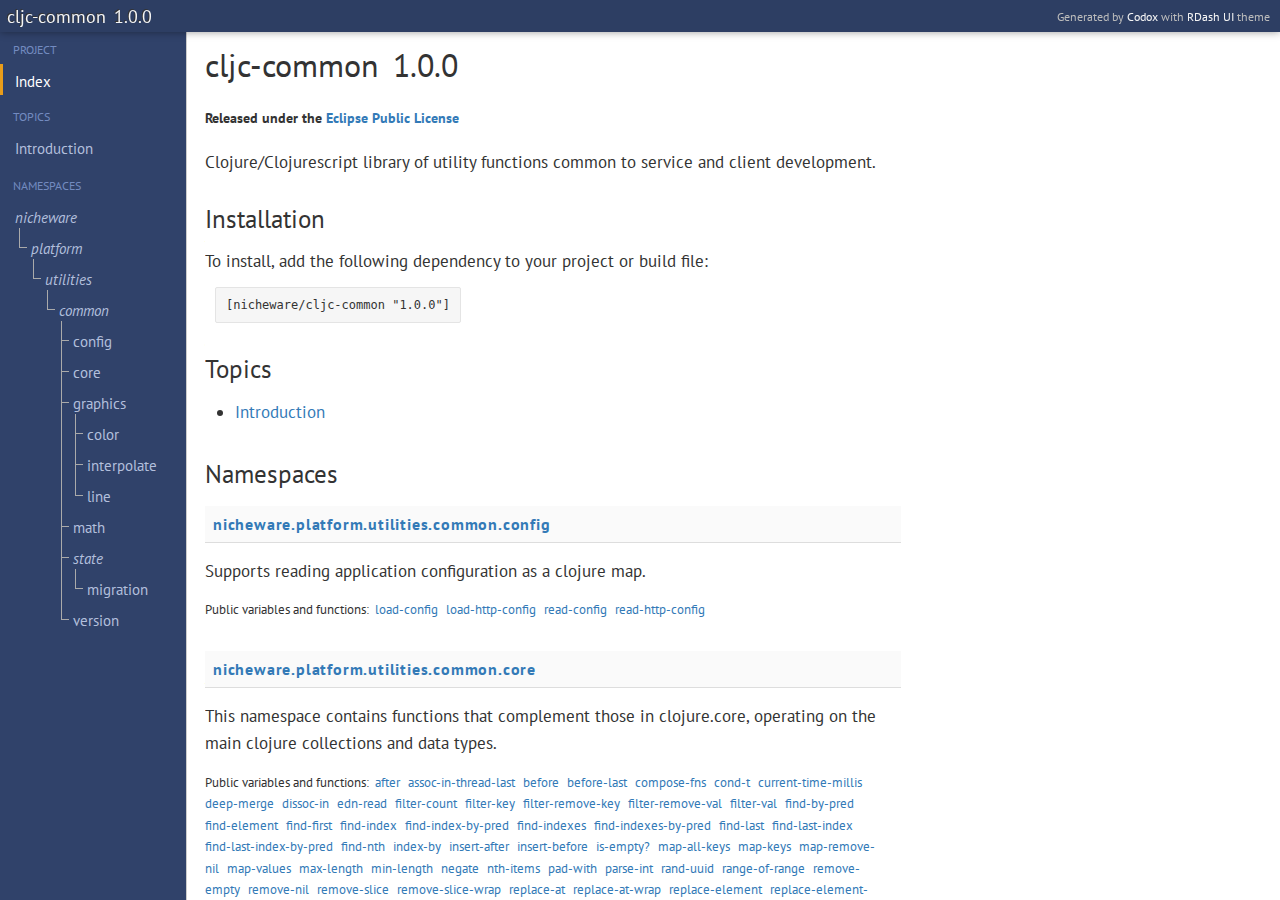
<file: index.html>
<!DOCTYPE html PUBLIC ""
    "">
<html><head><meta charset="UTF-8" /><title>cljc-common 1.0.0</title><link rel="stylesheet" type="text/css" href="css/default.css" /><link rel="stylesheet" type="text/css" href="highlight/solarized-light.css" /><script type="text/javascript" src="highlight/highlight.min.js"></script><script type="text/javascript" src="js/jquery.min.js"></script><script type="text/javascript" src="js/page_effects.js"></script><script>hljs.initHighlightingOnLoad();</script><link rel="stylesheet" type="text/css" href="css/tree.css" /></head><body><div id="header"><h2>Generated by <a href="https://github.com/weavejester/codox">Codox</a> with <a href="https://github.com/xsc/codox-theme-rdash">RDash UI</a> theme</h2><h1><a href="index.html"><span class="project-title"><span class="project-name">cljc-common</span> <span class="project-version">1.0.0</span></span></a></h1></div><div class="sidebar primary"><h3 class="no-link"><span class="inner">Project</span></h3><ul class="index-link"><li class="depth-1 current"><a href="index.html"><div class="inner">Index</div></a></li></ul><h3 class="no-link"><span class="inner">Topics</span></h3><ul><li class="depth-1 "><a href="intro.html"><div class="inner"><span>Introduction</span></div></a></li></ul><h3 class="no-link"><span class="inner">Namespaces</span></h3><ul><li class="depth-1"><div class="no-link"><div class="inner"><span class="tree"><span class="top"></span><span class="bottom"></span></span><span>nicheware</span></div></div></li><li class="depth-2"><div class="no-link"><div class="inner"><span class="tree"><span class="top"></span><span class="bottom"></span></span><span>platform</span></div></div></li><li class="depth-3"><div class="no-link"><div class="inner"><span class="tree"><span class="top"></span><span class="bottom"></span></span><span>utilities</span></div></div></li><li class="depth-4"><div class="no-link"><div class="inner"><span class="tree"><span class="top"></span><span class="bottom"></span></span><span>common</span></div></div></li><li class="depth-5 branch"><a href="nicheware.platform.utilities.common.config.html"><div class="inner"><span class="tree"><span class="top"></span><span class="bottom"></span></span><span>config</span></div></a></li><li class="depth-5 branch"><a href="nicheware.platform.utilities.common.core.html"><div class="inner"><span class="tree"><span class="top"></span><span class="bottom"></span></span><span>core</span></div></a></li><li class="depth-5"><a href="nicheware.platform.utilities.common.graphics.html"><div class="inner"><span class="tree"><span class="top"></span><span class="bottom"></span></span><span>graphics</span></div></a></li><li class="depth-6 branch"><a href="nicheware.platform.utilities.common.graphics.color.html"><div class="inner"><span class="tree"><span class="top"></span><span class="bottom"></span></span><span>color</span></div></a></li><li class="depth-6 branch"><a href="nicheware.platform.utilities.common.graphics.interpolate.html"><div class="inner"><span class="tree"><span class="top"></span><span class="bottom"></span></span><span>interpolate</span></div></a></li><li class="depth-6"><a href="nicheware.platform.utilities.common.graphics.line.html"><div class="inner"><span class="tree"><span class="top"></span><span class="bottom"></span></span><span>line</span></div></a></li><li class="depth-5 branch"><a href="nicheware.platform.utilities.common.math.html"><div class="inner"><span class="tree" style="top: -114px;"><span class="top" style="height: 123px;"></span><span class="bottom"></span></span><span>math</span></div></a></li><li class="depth-5"><div class="no-link"><div class="inner"><span class="tree"><span class="top"></span><span class="bottom"></span></span><span>state</span></div></div></li><li class="depth-6"><a href="nicheware.platform.utilities.common.state.migration.html"><div class="inner"><span class="tree"><span class="top"></span><span class="bottom"></span></span><span>migration</span></div></a></li><li class="depth-5"><a href="nicheware.platform.utilities.common.version.html"><div class="inner"><span class="tree" style="top: -52px;"><span class="top" style="height: 61px;"></span><span class="bottom"></span></span><span>version</span></div></a></li></ul></div><div class="namespace-index" id="content"><h1><span class="project-title"><span class="project-name">cljc-common</span> <span class="project-version">1.0.0</span></span></h1><h5 class="license">Released under the <a href="http://www.eclipse.org/legal/epl-v10.html">Eclipse Public License</a></h5><div class="doc"><p>Clojure/Clojurescript library of utility functions common to service and client development.</p></div><h2>Installation</h2><p>To install, add the following dependency to your project or build file:</p><pre class="deps">[nicheware/cljc-common "1.0.0"]</pre><h2>Topics</h2><ul class="topics"><li><a href="intro.html">Introduction</a></li></ul><h2>Namespaces</h2><div class="namespace"><h3><a href="nicheware.platform.utilities.common.config.html">nicheware.platform.utilities.common.config</a></h3><div class="doc"><div class="markdown"><p>Supports reading application configuration as a clojure map.</p></div></div><div class="index"><p>Public variables and functions:</p><ul><li> <a href="nicheware.platform.utilities.common.config.html#var-load-config">load-config</a> </li><li> <a href="nicheware.platform.utilities.common.config.html#var-load-http-config">load-http-config</a> </li><li> <a href="nicheware.platform.utilities.common.config.html#var-read-config">read-config</a> </li><li> <a href="nicheware.platform.utilities.common.config.html#var-read-http-config">read-http-config</a> </li></ul></div></div><div class="namespace"><h3><a href="nicheware.platform.utilities.common.core.html">nicheware.platform.utilities.common.core</a></h3><div class="doc"><div class="markdown"><p>This namespace contains functions that complement those in clojure.core, operating on the main clojure collections and data types.</p></div></div><div class="index"><p>Public variables and functions:</p><ul><li> <a href="nicheware.platform.utilities.common.core.html#var-after">after</a> </li><li> <a href="nicheware.platform.utilities.common.core.html#var-assoc-in-thread-last">assoc-in-thread-last</a> </li><li> <a href="nicheware.platform.utilities.common.core.html#var-before">before</a> </li><li> <a href="nicheware.platform.utilities.common.core.html#var-before-last">before-last</a> </li><li> <a href="nicheware.platform.utilities.common.core.html#var-compose-fns">compose-fns</a> </li><li> <a href="nicheware.platform.utilities.common.core.html#var-cond-t">cond-t</a> </li><li> <a href="nicheware.platform.utilities.common.core.html#var-current-time-millis">current-time-millis</a> </li><li> <a href="nicheware.platform.utilities.common.core.html#var-deep-merge">deep-merge</a> </li><li> <a href="nicheware.platform.utilities.common.core.html#var-dissoc-in">dissoc-in</a> </li><li> <a href="nicheware.platform.utilities.common.core.html#var-edn-read">edn-read</a> </li><li> <a href="nicheware.platform.utilities.common.core.html#var-filter-count">filter-count</a> </li><li> <a href="nicheware.platform.utilities.common.core.html#var-filter-key">filter-key</a> </li><li> <a href="nicheware.platform.utilities.common.core.html#var-filter-remove-key">filter-remove-key</a> </li><li> <a href="nicheware.platform.utilities.common.core.html#var-filter-remove-val">filter-remove-val</a> </li><li> <a href="nicheware.platform.utilities.common.core.html#var-filter-val">filter-val</a> </li><li> <a href="nicheware.platform.utilities.common.core.html#var-find-by-pred">find-by-pred</a> </li><li> <a href="nicheware.platform.utilities.common.core.html#var-find-element">find-element</a> </li><li> <a href="nicheware.platform.utilities.common.core.html#var-find-first">find-first</a> </li><li> <a href="nicheware.platform.utilities.common.core.html#var-find-index">find-index</a> </li><li> <a href="nicheware.platform.utilities.common.core.html#var-find-index-by-pred">find-index-by-pred</a> </li><li> <a href="nicheware.platform.utilities.common.core.html#var-find-indexes">find-indexes</a> </li><li> <a href="nicheware.platform.utilities.common.core.html#var-find-indexes-by-pred">find-indexes-by-pred</a> </li><li> <a href="nicheware.platform.utilities.common.core.html#var-find-last">find-last</a> </li><li> <a href="nicheware.platform.utilities.common.core.html#var-find-last-index">find-last-index</a> </li><li> <a href="nicheware.platform.utilities.common.core.html#var-find-last-index-by-pred">find-last-index-by-pred</a> </li><li> <a href="nicheware.platform.utilities.common.core.html#var-find-nth">find-nth</a> </li><li> <a href="nicheware.platform.utilities.common.core.html#var-index-by">index-by</a> </li><li> <a href="nicheware.platform.utilities.common.core.html#var-insert-after">insert-after</a> </li><li> <a href="nicheware.platform.utilities.common.core.html#var-insert-before">insert-before</a> </li><li> <a href="nicheware.platform.utilities.common.core.html#var-is-empty.3F">is-empty?</a> </li><li> <a href="nicheware.platform.utilities.common.core.html#var-map-all-keys">map-all-keys</a> </li><li> <a href="nicheware.platform.utilities.common.core.html#var-map-keys">map-keys</a> </li><li> <a href="nicheware.platform.utilities.common.core.html#var-map-remove-nil">map-remove-nil</a> </li><li> <a href="nicheware.platform.utilities.common.core.html#var-map-values">map-values</a> </li><li> <a href="nicheware.platform.utilities.common.core.html#var-max-length">max-length</a> </li><li> <a href="nicheware.platform.utilities.common.core.html#var-min-length">min-length</a> </li><li> <a href="nicheware.platform.utilities.common.core.html#var-negate">negate</a> </li><li> <a href="nicheware.platform.utilities.common.core.html#var-nth-items">nth-items</a> </li><li> <a href="nicheware.platform.utilities.common.core.html#var-pad-with">pad-with</a> </li><li> <a href="nicheware.platform.utilities.common.core.html#var-parse-int">parse-int</a> </li><li> <a href="nicheware.platform.utilities.common.core.html#var-rand-uuid">rand-uuid</a> </li><li> <a href="nicheware.platform.utilities.common.core.html#var-range-of-range">range-of-range</a> </li><li> <a href="nicheware.platform.utilities.common.core.html#var-remove-empty">remove-empty</a> </li><li> <a href="nicheware.platform.utilities.common.core.html#var-remove-nil">remove-nil</a> </li><li> <a href="nicheware.platform.utilities.common.core.html#var-remove-slice">remove-slice</a> </li><li> <a href="nicheware.platform.utilities.common.core.html#var-remove-slice-wrap">remove-slice-wrap</a> </li><li> <a href="nicheware.platform.utilities.common.core.html#var-replace-at">replace-at</a> </li><li> <a href="nicheware.platform.utilities.common.core.html#var-replace-at-wrap">replace-at-wrap</a> </li><li> <a href="nicheware.platform.utilities.common.core.html#var-replace-element">replace-element</a> </li><li> <a href="nicheware.platform.utilities.common.core.html#var-replace-element-by-pred">replace-element-by-pred</a> </li><li> <a href="nicheware.platform.utilities.common.core.html#var-replace-leading-nils">replace-leading-nils</a> </li><li> <a href="nicheware.platform.utilities.common.core.html#var-replace-trailing-nils">replace-trailing-nils</a> </li><li> <a href="nicheware.platform.utilities.common.core.html#var-rotate-seq">rotate-seq</a> </li><li> <a href="nicheware.platform.utilities.common.core.html#var-selective-merge">selective-merge</a> </li><li> <a href="nicheware.platform.utilities.common.core.html#var-seq-of">seq-of</a> </li><li> <a href="nicheware.platform.utilities.common.core.html#var-slice">slice</a> </li><li> <a href="nicheware.platform.utilities.common.core.html#var-slice-wrap">slice-wrap</a> </li><li> <a href="nicheware.platform.utilities.common.core.html#var-snap">snap</a> </li><li> <a href="nicheware.platform.utilities.common.core.html#var-str-to-int">str-to-int</a> </li><li> <a href="nicheware.platform.utilities.common.core.html#var-throw-illegal-arg">throw-illegal-arg</a> </li><li> <a href="nicheware.platform.utilities.common.core.html#var-vec-remove-nil">vec-remove-nil</a> </li></ul></div></div><div class="namespace"><h3><a href="nicheware.platform.utilities.common.graphics.html">nicheware.platform.utilities.common.graphics</a></h3><div class="doc"><div class="markdown"><p>Functions useful in graphics and drawing calculations.</p></div></div><div class="index"><p>Public variables and functions:</p><ul><li> <a href="nicheware.platform.utilities.common.graphics.html#var-aspect-ratio">aspect-ratio</a> </li><li> <a href="nicheware.platform.utilities.common.graphics.html#var-fit-to-dimensions">fit-to-dimensions</a> </li><li> <a href="nicheware.platform.utilities.common.graphics.html#var-fit-to-height">fit-to-height</a> </li><li> <a href="nicheware.platform.utilities.common.graphics.html#var-fit-to-width">fit-to-width</a> </li><li> <a href="nicheware.platform.utilities.common.graphics.html#var-position-to-dimensions">position-to-dimensions</a> </li><li> <a href="nicheware.platform.utilities.common.graphics.html#var-reverse-transform">reverse-transform</a> </li><li> <a href="nicheware.platform.utilities.common.graphics.html#var-translate-shapes">translate-shapes</a> </li><li> <a href="nicheware.platform.utilities.common.graphics.html#var-update-fill-colors">update-fill-colors</a> </li></ul></div></div><div class="namespace"><h3><a href="nicheware.platform.utilities.common.graphics.color.html">nicheware.platform.utilities.common.graphics.color</a></h3><div class="doc"><div class="markdown"><p>Functions for dealing with colors and conversion between different color representations.</p></div></div><div class="index"><p>Public variables and functions:</p><ul><li> <a href="nicheware.platform.utilities.common.graphics.color.html#var-black-color">black-color</a> </li><li> <a href="nicheware.platform.utilities.common.graphics.color.html#var-blue-color">blue-color</a> </li><li> <a href="nicheware.platform.utilities.common.graphics.color.html#var-bright-red-color">bright-red-color</a> </li><li> <a href="nicheware.platform.utilities.common.graphics.color.html#var-color-as-css-hex">color-as-css-hex</a> </li><li> <a href="nicheware.platform.utilities.common.graphics.color.html#var-color-as-map">color-as-map</a> </li><li> <a href="nicheware.platform.utilities.common.graphics.color.html#var-color-as-rgba">color-as-rgba</a> </li><li> <a href="nicheware.platform.utilities.common.graphics.color.html#var-color-difference-seq">color-difference-seq</a> </li><li> <a href="nicheware.platform.utilities.common.graphics.color.html#var-css-blue-color">css-blue-color</a> </li><li> <a href="nicheware.platform.utilities.common.graphics.color.html#var-css-pink-color">css-pink-color</a> </li><li> <a href="nicheware.platform.utilities.common.graphics.color.html#var-css-white-color">css-white-color</a> </li><li> <a href="nicheware.platform.utilities.common.graphics.color.html#var-css-yellow-color">css-yellow-color</a> </li><li> <a href="nicheware.platform.utilities.common.graphics.color.html#var-dark-blue-color">dark-blue-color</a> </li><li> <a href="nicheware.platform.utilities.common.graphics.color.html#var-dark-green-color">dark-green-color</a> </li><li> <a href="nicheware.platform.utilities.common.graphics.color.html#var-dark-red-color">dark-red-color</a> </li><li> <a href="nicheware.platform.utilities.common.graphics.color.html#var-green-color">green-color</a> </li><li> <a href="nicheware.platform.utilities.common.graphics.color.html#var-hsl-precision">hsl-precision</a> </li><li> <a href="nicheware.platform.utilities.common.graphics.color.html#var-hsla-to-rgba">hsla-to-rgba</a> </li><li> <a href="nicheware.platform.utilities.common.graphics.color.html#var-int-rgb">int-rgb</a> </li><li> <a href="nicheware.platform.utilities.common.graphics.color.html#var-light-grey-color">light-grey-color</a> </li><li> <a href="nicheware.platform.utilities.common.graphics.color.html#var-make-color-increment-fn">make-color-increment-fn</a> </li><li> <a href="nicheware.platform.utilities.common.graphics.color.html#var-model-from-to">model-from-to</a> </li><li> <a href="nicheware.platform.utilities.common.graphics.color.html#var-model-ranges">model-ranges</a> </li><li> <a href="nicheware.platform.utilities.common.graphics.color.html#var-normalise-rgb">normalise-rgb</a> </li><li> <a href="nicheware.platform.utilities.common.graphics.color.html#var-nudge-color">nudge-color</a> </li><li> <a href="nicheware.platform.utilities.common.graphics.color.html#var-ratio-rgba-to-int-rgba">ratio-rgba-to-int-rgba</a> </li><li> <a href="nicheware.platform.utilities.common.graphics.color.html#var-react-color-as-rgba">react-color-as-rgba</a> </li><li> <a href="nicheware.platform.utilities.common.graphics.color.html#var-rgba-as-css-hex">rgba-as-css-hex</a> </li><li> <a href="nicheware.platform.utilities.common.graphics.color.html#var-rgba-to-hsla">rgba-to-hsla</a> </li><li> <a href="nicheware.platform.utilities.common.graphics.color.html#var-transparent-blue-color">transparent-blue-color</a> </li><li> <a href="nicheware.platform.utilities.common.graphics.color.html#var-unique-color">unique-color</a> </li><li> <a href="nicheware.platform.utilities.common.graphics.color.html#var-white-color">white-color</a> </li><li> <a href="nicheware.platform.utilities.common.graphics.color.html#var-yellow-color">yellow-color</a> </li></ul></div></div><div class="namespace"><h3><a href="nicheware.platform.utilities.common.graphics.interpolate.html">nicheware.platform.utilities.common.graphics.interpolate</a></h3><div class="doc"><div class="markdown"><p>Functions for performing different interpolations between two points.</p></div></div><div class="index"><p>Public variables and functions:</p><ul><li> <a href="nicheware.platform.utilities.common.graphics.interpolate.html#var-default-ease">default-ease</a> </li><li> <a href="nicheware.platform.utilities.common.graphics.interpolate.html#var-default-step-fraction">default-step-fraction</a> </li><li> <a href="nicheware.platform.utilities.common.graphics.interpolate.html#var-get-options">get-options</a> </li><li> <a href="nicheware.platform.utilities.common.graphics.interpolate.html#var-interpolate">interpolate</a> </li><li> <a href="nicheware.platform.utilities.common.graphics.interpolate.html#var-interpolation-types">interpolation-types</a> </li></ul></div></div><div class="namespace"><h3><a href="nicheware.platform.utilities.common.graphics.line.html">nicheware.platform.utilities.common.graphics.line</a></h3><div class="doc"><div class="markdown"><p>Functions for with mathematical straight and curved lines:</p></div></div><div class="index"><p>Public variables and functions:</p><ul><li> <a href="nicheware.platform.utilities.common.graphics.line.html#var-bezier-cubic-equation">bezier-cubic-equation</a> </li><li> <a href="nicheware.platform.utilities.common.graphics.line.html#var-bezier-quadratic-equation">bezier-quadratic-equation</a> </li><li> <a href="nicheware.platform.utilities.common.graphics.line.html#var-interpolate-n-points">interpolate-n-points</a> </li><li> <a href="nicheware.platform.utilities.common.graphics.line.html#var-lerp">lerp</a> </li><li> <a href="nicheware.platform.utilities.common.graphics.line.html#var-make-curve-fn-from-samples">make-curve-fn-from-samples</a> </li><li> <a href="nicheware.platform.utilities.common.graphics.line.html#var-make-lerp">make-lerp</a> </li><li> <a href="nicheware.platform.utilities.common.graphics.line.html#var-rasterize-bezier-quadratic">rasterize-bezier-quadratic</a> </li><li> <a href="nicheware.platform.utilities.common.graphics.line.html#var-straight-line-equation">straight-line-equation</a> </li></ul></div></div><div class="namespace"><h3><a href="nicheware.platform.utilities.common.math.html">nicheware.platform.utilities.common.math</a></h3><div class="doc"><div class="markdown"><p>Functions complementing those in the Clojure/Clojurescript Math namespace.</p></div></div><div class="index"><p>Public variables and functions:</p><ul><li> <a href="nicheware.platform.utilities.common.math.html#var-ceil">ceil</a> </li><li> <a href="nicheware.platform.utilities.common.math.html#var-clamp-change">clamp-change</a> </li><li> <a href="nicheware.platform.utilities.common.math.html#var-diff">diff</a> </li><li> <a href="nicheware.platform.utilities.common.math.html#var-div">div</a> </li><li> <a href="nicheware.platform.utilities.common.math.html#var-floor">floor</a> </li><li> <a href="nicheware.platform.utilities.common.math.html#var-make-ratio-sequence-fn">make-ratio-sequence-fn</a> </li><li> <a href="nicheware.platform.utilities.common.math.html#var-max-abs">max-abs</a> </li><li> <a href="nicheware.platform.utilities.common.math.html#var-mult">mult</a> </li><li> <a href="nicheware.platform.utilities.common.math.html#var-ratio-sequence">ratio-sequence</a> </li><li> <a href="nicheware.platform.utilities.common.math.html#var-round">round</a> </li><li> <a href="nicheware.platform.utilities.common.math.html#var-roundn">roundn</a> </li></ul></div></div><div class="namespace"><h3><a href="nicheware.platform.utilities.common.state.migration.html">nicheware.platform.utilities.common.state.migration</a></h3><div class="doc"><div class="markdown"><p>Functions used when handling migration of state, where state is represented by a Clojure map.</p></div></div><div class="index"><p>Public variables and functions:</p><ul><li> <a href="nicheware.platform.utilities.common.state.migration.html#var-could-upgrade-version">could-upgrade-version</a> </li><li> <a href="nicheware.platform.utilities.common.state.migration.html#var-major-minor-version">major-minor-version</a> </li><li> <a href="nicheware.platform.utilities.common.state.migration.html#var-major-version">major-version</a> </li><li> <a href="nicheware.platform.utilities.common.state.migration.html#var-migrate-state">migrate-state</a> </li><li> <a href="nicheware.platform.utilities.common.state.migration.html#var-minor-version">minor-version</a> </li></ul></div></div><div class="namespace"><h3><a href="nicheware.platform.utilities.common.version.html">nicheware.platform.utilities.common.version</a></h3><div class="doc"><div class="markdown"><p>This namespace provides a set of functions supporting in-memory versioning of a map of assets represented by a clojure map.</p></div></div><div class="index"><p>Public variables and functions:</p><ul><li> <a href="nicheware.platform.utilities.common.version.html#var-add-version">add-version</a> </li><li> <a href="nicheware.platform.utilities.common.version.html#var-current-version-key">current-version-key</a> </li><li> <a href="nicheware.platform.utilities.common.version.html#var-delete-asset-version">delete-asset-version</a> </li><li> <a href="nicheware.platform.utilities.common.version.html#var-delete-version">delete-version</a> </li><li> <a href="nicheware.platform.utilities.common.version.html#var-find-element-with-ref-name">find-element-with-ref-name</a> </li><li> <a href="nicheware.platform.utilities.common.version.html#var-find-index">find-index</a> </li><li> <a href="nicheware.platform.utilities.common.version.html#var-get-current">get-current</a> </li><li> <a href="nicheware.platform.utilities.common.version.html#var-get-current-asset">get-current-asset</a> </li><li> <a href="nicheware.platform.utilities.common.version.html#var-get-current-ref">get-current-ref</a> </li><li> <a href="nicheware.platform.utilities.common.version.html#var-get-first-asset-ref">get-first-asset-ref</a> </li><li> <a href="nicheware.platform.utilities.common.version.html#var-get-ordered-versions">get-ordered-versions</a> </li><li> <a href="nicheware.platform.utilities.common.version.html#var-get-version">get-version</a> </li><li> <a href="nicheware.platform.utilities.common.version.html#var-make-ref-name-fn">make-ref-name-fn</a> </li><li> <a href="nicheware.platform.utilities.common.version.html#var-mutate-version">mutate-version</a> </li><li> <a href="nicheware.platform.utilities.common.version.html#var-remove-unused-versions">remove-unused-versions</a> </li><li> <a href="nicheware.platform.utilities.common.version.html#var-rename-versioned-asset">rename-versioned-asset</a> </li><li> <a href="nicheware.platform.utilities.common.version.html#var-rename-versions">rename-versions</a> </li><li> <a href="nicheware.platform.utilities.common.version.html#var-replace-current">replace-current</a> </li><li> <a href="nicheware.platform.utilities.common.version.html#var-replace-element-with-ref-name">replace-element-with-ref-name</a> </li><li> <a href="nicheware.platform.utilities.common.version.html#var-set-version">set-version</a> </li><li> <a href="nicheware.platform.utilities.common.version.html#var-timestamp-element">timestamp-element</a> </li><li> <a href="nicheware.platform.utilities.common.version.html#var-version-element">version-element</a> </li></ul></div></div></div></body></html>
</file>
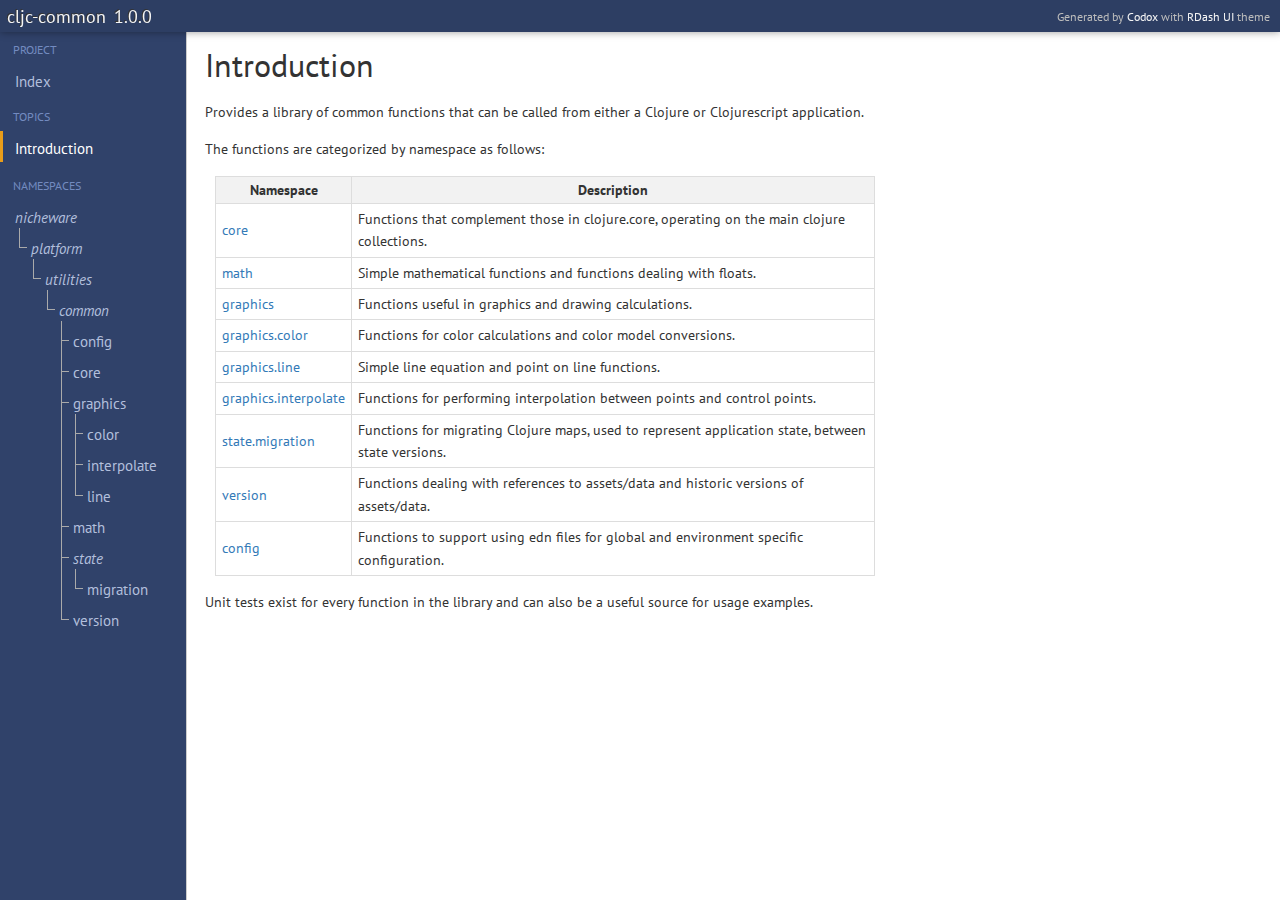
<file: intro.html>
<!DOCTYPE html PUBLIC ""
    "">
<html><head><meta charset="UTF-8" /><title>Introduction</title><link rel="stylesheet" type="text/css" href="css/default.css" /><link rel="stylesheet" type="text/css" href="highlight/solarized-light.css" /><script type="text/javascript" src="highlight/highlight.min.js"></script><script type="text/javascript" src="js/jquery.min.js"></script><script type="text/javascript" src="js/page_effects.js"></script><script>hljs.initHighlightingOnLoad();</script><link rel="stylesheet" type="text/css" href="css/tree.css" /></head><body><div id="header"><h2>Generated by <a href="https://github.com/weavejester/codox">Codox</a> with <a href="https://github.com/xsc/codox-theme-rdash">RDash UI</a> theme</h2><h1><a href="index.html"><span class="project-title"><span class="project-name">cljc-common</span> <span class="project-version">1.0.0</span></span></a></h1></div><div class="sidebar primary"><h3 class="no-link"><span class="inner">Project</span></h3><ul class="index-link"><li class="depth-1 "><a href="index.html"><div class="inner">Index</div></a></li></ul><h3 class="no-link"><span class="inner">Topics</span></h3><ul><li class="depth-1  current"><a href="intro.html"><div class="inner"><span>Introduction</span></div></a></li></ul><h3 class="no-link"><span class="inner">Namespaces</span></h3><ul><li class="depth-1"><div class="no-link"><div class="inner"><span class="tree"><span class="top"></span><span class="bottom"></span></span><span>nicheware</span></div></div></li><li class="depth-2"><div class="no-link"><div class="inner"><span class="tree"><span class="top"></span><span class="bottom"></span></span><span>platform</span></div></div></li><li class="depth-3"><div class="no-link"><div class="inner"><span class="tree"><span class="top"></span><span class="bottom"></span></span><span>utilities</span></div></div></li><li class="depth-4"><div class="no-link"><div class="inner"><span class="tree"><span class="top"></span><span class="bottom"></span></span><span>common</span></div></div></li><li class="depth-5 branch"><a href="nicheware.platform.utilities.common.config.html"><div class="inner"><span class="tree"><span class="top"></span><span class="bottom"></span></span><span>config</span></div></a></li><li class="depth-5 branch"><a href="nicheware.platform.utilities.common.core.html"><div class="inner"><span class="tree"><span class="top"></span><span class="bottom"></span></span><span>core</span></div></a></li><li class="depth-5"><a href="nicheware.platform.utilities.common.graphics.html"><div class="inner"><span class="tree"><span class="top"></span><span class="bottom"></span></span><span>graphics</span></div></a></li><li class="depth-6 branch"><a href="nicheware.platform.utilities.common.graphics.color.html"><div class="inner"><span class="tree"><span class="top"></span><span class="bottom"></span></span><span>color</span></div></a></li><li class="depth-6 branch"><a href="nicheware.platform.utilities.common.graphics.interpolate.html"><div class="inner"><span class="tree"><span class="top"></span><span class="bottom"></span></span><span>interpolate</span></div></a></li><li class="depth-6"><a href="nicheware.platform.utilities.common.graphics.line.html"><div class="inner"><span class="tree"><span class="top"></span><span class="bottom"></span></span><span>line</span></div></a></li><li class="depth-5 branch"><a href="nicheware.platform.utilities.common.math.html"><div class="inner"><span class="tree" style="top: -114px;"><span class="top" style="height: 123px;"></span><span class="bottom"></span></span><span>math</span></div></a></li><li class="depth-5"><div class="no-link"><div class="inner"><span class="tree"><span class="top"></span><span class="bottom"></span></span><span>state</span></div></div></li><li class="depth-6"><a href="nicheware.platform.utilities.common.state.migration.html"><div class="inner"><span class="tree"><span class="top"></span><span class="bottom"></span></span><span>migration</span></div></a></li><li class="depth-5"><a href="nicheware.platform.utilities.common.version.html"><div class="inner"><span class="tree" style="top: -52px;"><span class="top" style="height: 61px;"></span><span class="bottom"></span></span><span>version</span></div></a></li></ul></div><div class="document" id="content"><div class="doc"><div class="markdown"><h1><a href="#introduction" name="introduction"></a>Introduction</h1>
<p>Provides a library of common functions that can be called from either a Clojure or Clojurescript application.</p>
<p>The functions are categorized by namespace as follows:</p>
<table>
  <thead>
    <tr>
      <th>Namespace</th>
      <th>Description</th>
    </tr>
  </thead>
  <tbody>
    <tr>
      <td><a href="http://nicheware.github.io/cljc-common/nicheware.platform.utilities.common.core.html">core</a></td>
      <td>Functions that complement those in clojure.core, operating on the main clojure collections.</td>
    </tr>
    <tr>
      <td><a href="http://nicheware.github.io/cljc-common/nicheware.platform.utilities.common.math.html">math</a></td>
      <td>Simple mathematical functions and functions dealing with floats.</td>
    </tr>
    <tr>
      <td><a href="http://nicheware.github.io/cljc-common/nicheware.platform.utilities.common.graphics.html">graphics</a> </td>
      <td>Functions useful in graphics and drawing calculations.</td>
    </tr>
    <tr>
      <td><a href="http://nicheware.github.io/cljc-common/nicheware.platform.utilities.common.graphics.color.html">graphics.color</a> </td>
      <td>Functions for color calculations and color model conversions.</td>
    </tr>
    <tr>
      <td><a href="http://nicheware.github.io/cljc-common/nicheware.platform.utilities.common.graphics.line.html">graphics.line</a></td>
      <td>Simple line equation and point on line functions.</td>
    </tr>
    <tr>
      <td><a href="http://nicheware.github.io/cljc-common/nicheware.platform.utilities.common.graphics.interpolate.html">graphics.interpolate</a></td>
      <td>Functions for performing interpolation between points and control points.</td>
    </tr>
    <tr>
      <td><a href="http://nicheware.github.io/cljc-common/nicheware.platform.utilities.common.state.html">state.migration</a></td>
      <td>Functions for migrating Clojure maps, used to represent application state, between state versions. </td>
    </tr>
    <tr>
      <td><a href="http://nicheware.github.io/cljc-common/nicheware.platform.utilities.common.version.html">version</a></td>
      <td>Functions dealing with references to assets/data and historic versions of assets/data.</td>
    </tr>
    <tr>
      <td><a href="http://nicheware.github.io/cljc-common/nicheware.platform.utilities.common.config.html">config</a></td>
      <td>Functions to support using edn files for global and environment specific configuration.</td>
    </tr>
  </tbody>
</table>
<p>Unit tests exist for every function in the library and can also be a useful source for usage examples.</p></div></div></div></body></html>
</file>
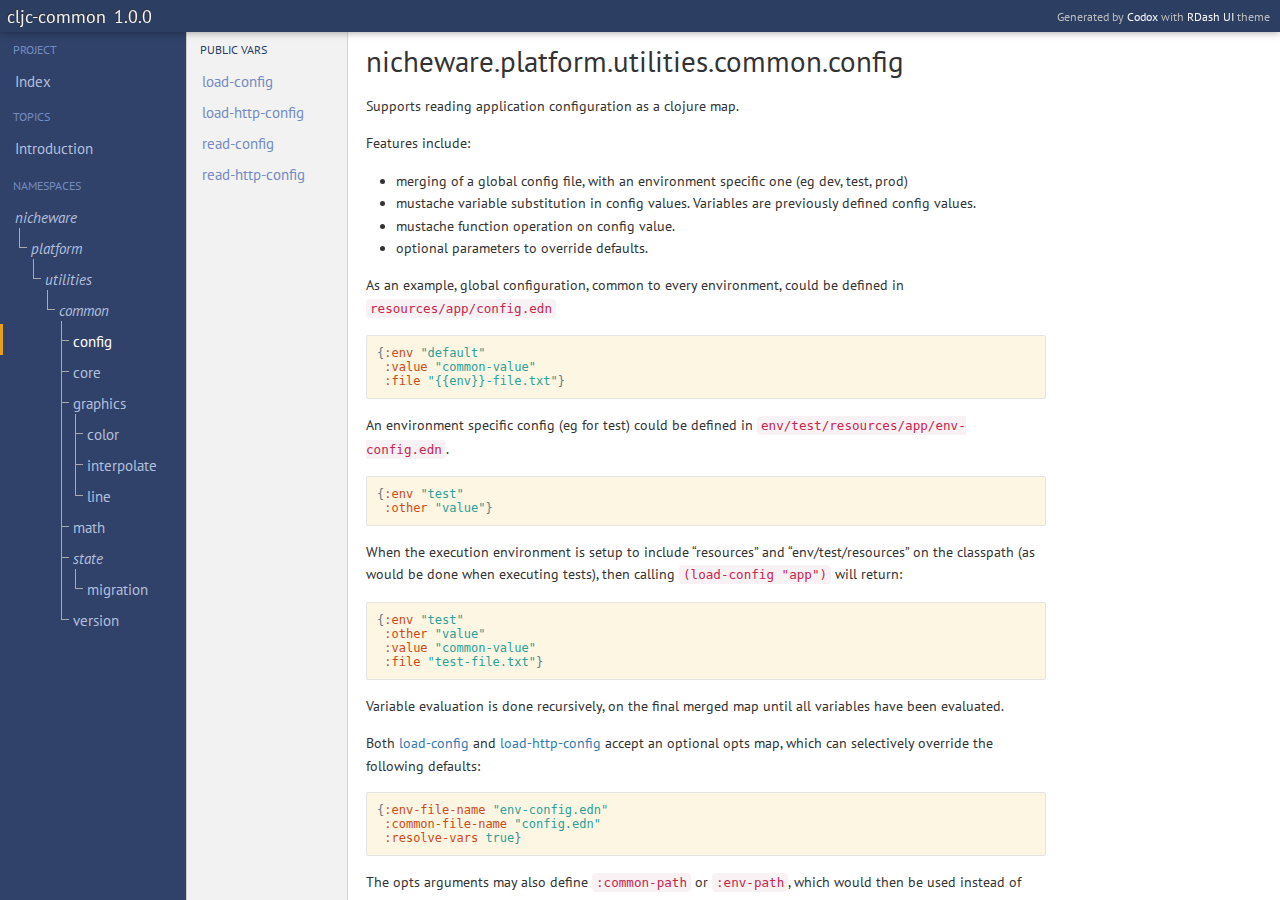
<file: nicheware.platform.utilities.common.config.html>
<!DOCTYPE html PUBLIC ""
    "">
<html><head><meta charset="UTF-8" /><title>nicheware.platform.utilities.common.config documentation</title><link rel="stylesheet" type="text/css" href="css/default.css" /><link rel="stylesheet" type="text/css" href="highlight/solarized-light.css" /><script type="text/javascript" src="highlight/highlight.min.js"></script><script type="text/javascript" src="js/jquery.min.js"></script><script type="text/javascript" src="js/page_effects.js"></script><script>hljs.initHighlightingOnLoad();</script><link rel="stylesheet" type="text/css" href="css/tree.css" /></head><body><div id="header"><h2>Generated by <a href="https://github.com/weavejester/codox">Codox</a> with <a href="https://github.com/xsc/codox-theme-rdash">RDash UI</a> theme</h2><h1><a href="index.html"><span class="project-title"><span class="project-name">cljc-common</span> <span class="project-version">1.0.0</span></span></a></h1></div><div class="sidebar primary"><h3 class="no-link"><span class="inner">Project</span></h3><ul class="index-link"><li class="depth-1 "><a href="index.html"><div class="inner">Index</div></a></li></ul><h3 class="no-link"><span class="inner">Topics</span></h3><ul><li class="depth-1 "><a href="intro.html"><div class="inner"><span>Introduction</span></div></a></li></ul><h3 class="no-link"><span class="inner">Namespaces</span></h3><ul><li class="depth-1"><div class="no-link"><div class="inner"><span class="tree"><span class="top"></span><span class="bottom"></span></span><span>nicheware</span></div></div></li><li class="depth-2"><div class="no-link"><div class="inner"><span class="tree"><span class="top"></span><span class="bottom"></span></span><span>platform</span></div></div></li><li class="depth-3"><div class="no-link"><div class="inner"><span class="tree"><span class="top"></span><span class="bottom"></span></span><span>utilities</span></div></div></li><li class="depth-4"><div class="no-link"><div class="inner"><span class="tree"><span class="top"></span><span class="bottom"></span></span><span>common</span></div></div></li><li class="depth-5 branch current"><a href="nicheware.platform.utilities.common.config.html"><div class="inner"><span class="tree"><span class="top"></span><span class="bottom"></span></span><span>config</span></div></a></li><li class="depth-5 branch"><a href="nicheware.platform.utilities.common.core.html"><div class="inner"><span class="tree"><span class="top"></span><span class="bottom"></span></span><span>core</span></div></a></li><li class="depth-5"><a href="nicheware.platform.utilities.common.graphics.html"><div class="inner"><span class="tree"><span class="top"></span><span class="bottom"></span></span><span>graphics</span></div></a></li><li class="depth-6 branch"><a href="nicheware.platform.utilities.common.graphics.color.html"><div class="inner"><span class="tree"><span class="top"></span><span class="bottom"></span></span><span>color</span></div></a></li><li class="depth-6 branch"><a href="nicheware.platform.utilities.common.graphics.interpolate.html"><div class="inner"><span class="tree"><span class="top"></span><span class="bottom"></span></span><span>interpolate</span></div></a></li><li class="depth-6"><a href="nicheware.platform.utilities.common.graphics.line.html"><div class="inner"><span class="tree"><span class="top"></span><span class="bottom"></span></span><span>line</span></div></a></li><li class="depth-5 branch"><a href="nicheware.platform.utilities.common.math.html"><div class="inner"><span class="tree" style="top: -114px;"><span class="top" style="height: 123px;"></span><span class="bottom"></span></span><span>math</span></div></a></li><li class="depth-5"><div class="no-link"><div class="inner"><span class="tree"><span class="top"></span><span class="bottom"></span></span><span>state</span></div></div></li><li class="depth-6"><a href="nicheware.platform.utilities.common.state.migration.html"><div class="inner"><span class="tree"><span class="top"></span><span class="bottom"></span></span><span>migration</span></div></a></li><li class="depth-5"><a href="nicheware.platform.utilities.common.version.html"><div class="inner"><span class="tree" style="top: -52px;"><span class="top" style="height: 61px;"></span><span class="bottom"></span></span><span>version</span></div></a></li></ul></div><div class="sidebar secondary"><h3><a href="#top"><span class="inner">Public Vars</span></a></h3><ul><li class="depth-1"><a href="nicheware.platform.utilities.common.config.html#var-load-config"><div class="inner"><span>load-config</span></div></a></li><li class="depth-1"><a href="nicheware.platform.utilities.common.config.html#var-load-http-config"><div class="inner"><span>load-http-config</span></div></a></li><li class="depth-1"><a href="nicheware.platform.utilities.common.config.html#var-read-config"><div class="inner"><span>read-config</span></div></a></li><li class="depth-1"><a href="nicheware.platform.utilities.common.config.html#var-read-http-config"><div class="inner"><span>read-http-config</span></div></a></li></ul></div><div class="namespace-docs" id="content"><h1 class="anchor" id="top">nicheware.platform.utilities.common.config</h1><div class="doc"><div class="markdown"><p>Supports reading application configuration as a clojure map.</p>
<p>Features include:</p>
<ul>
  <li>merging of a global config file, with an environment specific one (eg dev, test, prod)</li>
  <li>mustache variable substitution in config values. Variables are previously defined config values.</li>
  <li>mustache function operation on config value.</li>
  <li>optional parameters to override defaults.</li>
</ul>
<p>As an example, global configuration, common to every environment, could be defined in <code>resources/app/config.edn</code></p>
<pre><code class="clojure">{:env "default"
 :value "common-value"
 :file "{{env}}-file.txt"}
</code></pre>
<p>An environment specific config (eg for test) could be defined in <code>env/test/resources/app/env-config.edn</code>.</p>
<pre><code class="clojure">{:env "test"
 :other "value"}
</code></pre>
<p>When the execution environment is setup to include “resources” and “env/test/resources” on the classpath  (as would be done when executing tests), then calling <code>(load-config "app")</code> will return:</p>
<pre><code class="clojure">{:env "test"
 :other "value"
 :value "common-value"
 :file "test-file.txt"}
</code></pre>
<p>Variable evaluation is done recursively, on the final merged map until all variables have been evaluated.</p>
<p>Both <a href="nicheware.platform.utilities.common.config.html#var-load-config">load-config</a> and <a href="nicheware.platform.utilities.common.config.html#var-load-http-config">load-http-config</a> accept an optional opts map, which can selectively override  the following defaults:</p>
<pre><code class="clojure">{:env-file-name "env-config.edn"
 :common-file-name "config.edn"
 :resolve-vars true}
</code></pre>
<p>The opts arguments may also define <code>:common-path</code> or <code>:env-path</code>, which would then be used  instead of building up the path from the file name and provided path prefix.</p></div></div><div class="public anchor" id="var-load-config"><h3>load-config</h3><div class="usage"><code>(load-config config-path)</code><code>(load-config config-path opts)</code></div><div class="doc"><div class="markdown"><p>Loads config from the classpath, using the given path prefix for env and common files.</p>
<ul>
  <li>config-path: path prefix for both env and common file (eg <code>yourapp</code>)</li>
  <li>opts: optional override of default values <code>{:env-file-name :env-path :common-file-name :common-path :resolve-vars}</code></li>
  <li>Returns: a map which is a merge of the env and common config, optionally with all variables evualted.</li>
</ul></div></div><div class="src-link"><a href="https://github.com/nicheware/cljc-common/blob/master/src/cljc/nicheware/platform/utilities/common/config.cljc#L131">view source</a></div></div><div class="public anchor" id="var-load-http-config"><h3>load-http-config</h3><div class="usage"><code>(load-http-config config-path)</code><code>(load-http-config config-path opts)</code></div><div class="doc"><div class="markdown"><p>Loads config from server, merging the current environment config with the base application configuration.</p>
<p>As the server instance represents the environment, it is up to the deployment build process to ensure the appropriate config.edn and env-config.edn is deployed, typically from <code>resources/public/&lt;app-prefix&gt;/config.edn</code> and <code>env/&lt;environment&gt;/resources/public/&lt;app-prefix&gt;/env-config.edn</code>.</p>
<ul>
  <li>config-path: eg <code>yourapp</code> will look for <code>/yourapp/config.edn</code> and <code>/yourapp/env-config.edn</code></li>
  <li>opts: optional override of default values <code>{:env-file-name :env-path :common-file-name :common-path :resolve-vars}</code></li>
  <li>returns: A promesa promise that resolves to the merged config map</li>
</ul></div></div><div class="src-link"><a href="https://github.com/nicheware/cljc-common/blob/master/src/cljc/nicheware/platform/utilities/common/config.cljc#L161">view source</a></div></div><div class="public anchor" id="var-read-config"><h3>read-config</h3><div class="usage"><code>(read-config config-file-path)</code></div><div class="doc"><div class="markdown"><p>Reads a single config file from the classpath, returning as a clojure map.</p>
<ul>
  <li>config-file-path: eg <code>yourapp/config.edn</code></li>
  <li>returns: config file as clojure map.</li>
</ul></div></div><div class="src-link"><a href="https://github.com/nicheware/cljc-common/blob/master/src/cljc/nicheware/platform/utilities/common/config.cljc#L114">view source</a></div></div><div class="public anchor" id="var-read-http-config"><h3>read-http-config</h3><div class="usage"><code>(read-http-config config-url)</code></div><div class="doc"><div class="markdown"><p>Reads via http from the default server location (usually resources/public) the specified config-file at the given path.</p>
<ul>
  <li>config-url: eg <code>yourapp/config.edn</code></li>
  <li>returns: a promesa promise that resolves to the map of config values read.</li>
</ul></div></div><div class="src-link"><a href="https://github.com/nicheware/cljc-common/blob/master/src/cljc/nicheware/platform/utilities/common/config.cljc#L148">view source</a></div></div></div></body></html>
</file>
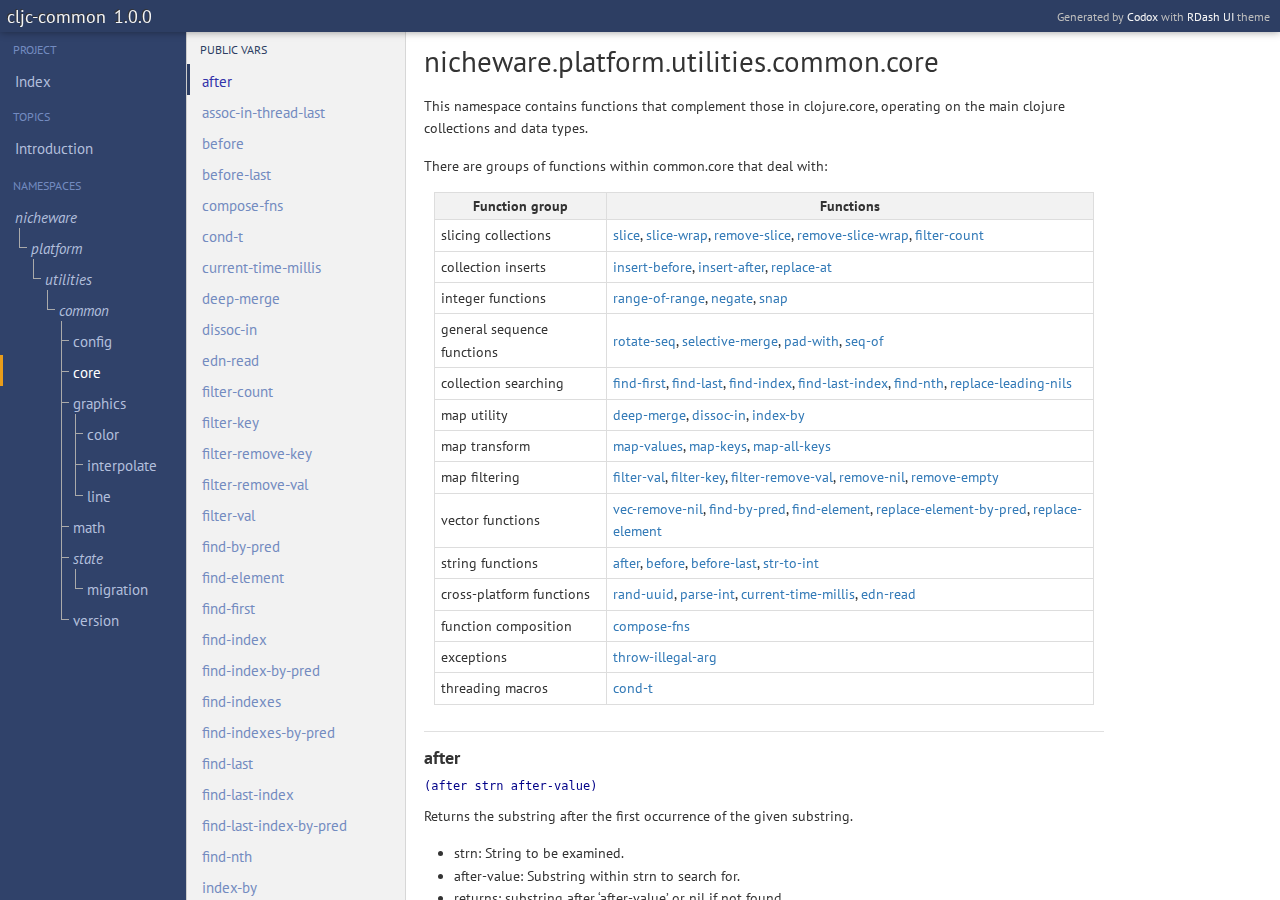
<file: nicheware.platform.utilities.common.core.html>
<!DOCTYPE html PUBLIC ""
    "">
<html><head><meta charset="UTF-8" /><title>nicheware.platform.utilities.common.core documentation</title><link rel="stylesheet" type="text/css" href="css/default.css" /><link rel="stylesheet" type="text/css" href="highlight/solarized-light.css" /><script type="text/javascript" src="highlight/highlight.min.js"></script><script type="text/javascript" src="js/jquery.min.js"></script><script type="text/javascript" src="js/page_effects.js"></script><script>hljs.initHighlightingOnLoad();</script><link rel="stylesheet" type="text/css" href="css/tree.css" /></head><body><div id="header"><h2>Generated by <a href="https://github.com/weavejester/codox">Codox</a> with <a href="https://github.com/xsc/codox-theme-rdash">RDash UI</a> theme</h2><h1><a href="index.html"><span class="project-title"><span class="project-name">cljc-common</span> <span class="project-version">1.0.0</span></span></a></h1></div><div class="sidebar primary"><h3 class="no-link"><span class="inner">Project</span></h3><ul class="index-link"><li class="depth-1 "><a href="index.html"><div class="inner">Index</div></a></li></ul><h3 class="no-link"><span class="inner">Topics</span></h3><ul><li class="depth-1 "><a href="intro.html"><div class="inner"><span>Introduction</span></div></a></li></ul><h3 class="no-link"><span class="inner">Namespaces</span></h3><ul><li class="depth-1"><div class="no-link"><div class="inner"><span class="tree"><span class="top"></span><span class="bottom"></span></span><span>nicheware</span></div></div></li><li class="depth-2"><div class="no-link"><div class="inner"><span class="tree"><span class="top"></span><span class="bottom"></span></span><span>platform</span></div></div></li><li class="depth-3"><div class="no-link"><div class="inner"><span class="tree"><span class="top"></span><span class="bottom"></span></span><span>utilities</span></div></div></li><li class="depth-4"><div class="no-link"><div class="inner"><span class="tree"><span class="top"></span><span class="bottom"></span></span><span>common</span></div></div></li><li class="depth-5 branch"><a href="nicheware.platform.utilities.common.config.html"><div class="inner"><span class="tree"><span class="top"></span><span class="bottom"></span></span><span>config</span></div></a></li><li class="depth-5 branch current"><a href="nicheware.platform.utilities.common.core.html"><div class="inner"><span class="tree"><span class="top"></span><span class="bottom"></span></span><span>core</span></div></a></li><li class="depth-5"><a href="nicheware.platform.utilities.common.graphics.html"><div class="inner"><span class="tree"><span class="top"></span><span class="bottom"></span></span><span>graphics</span></div></a></li><li class="depth-6 branch"><a href="nicheware.platform.utilities.common.graphics.color.html"><div class="inner"><span class="tree"><span class="top"></span><span class="bottom"></span></span><span>color</span></div></a></li><li class="depth-6 branch"><a href="nicheware.platform.utilities.common.graphics.interpolate.html"><div class="inner"><span class="tree"><span class="top"></span><span class="bottom"></span></span><span>interpolate</span></div></a></li><li class="depth-6"><a href="nicheware.platform.utilities.common.graphics.line.html"><div class="inner"><span class="tree"><span class="top"></span><span class="bottom"></span></span><span>line</span></div></a></li><li class="depth-5 branch"><a href="nicheware.platform.utilities.common.math.html"><div class="inner"><span class="tree" style="top: -114px;"><span class="top" style="height: 123px;"></span><span class="bottom"></span></span><span>math</span></div></a></li><li class="depth-5"><div class="no-link"><div class="inner"><span class="tree"><span class="top"></span><span class="bottom"></span></span><span>state</span></div></div></li><li class="depth-6"><a href="nicheware.platform.utilities.common.state.migration.html"><div class="inner"><span class="tree"><span class="top"></span><span class="bottom"></span></span><span>migration</span></div></a></li><li class="depth-5"><a href="nicheware.platform.utilities.common.version.html"><div class="inner"><span class="tree" style="top: -52px;"><span class="top" style="height: 61px;"></span><span class="bottom"></span></span><span>version</span></div></a></li></ul></div><div class="sidebar secondary"><h3><a href="#top"><span class="inner">Public Vars</span></a></h3><ul><li class="depth-1"><a href="nicheware.platform.utilities.common.core.html#var-after"><div class="inner"><span>after</span></div></a></li><li class="depth-1"><a href="nicheware.platform.utilities.common.core.html#var-assoc-in-thread-last"><div class="inner"><span>assoc-in-thread-last</span></div></a></li><li class="depth-1"><a href="nicheware.platform.utilities.common.core.html#var-before"><div class="inner"><span>before</span></div></a></li><li class="depth-1"><a href="nicheware.platform.utilities.common.core.html#var-before-last"><div class="inner"><span>before-last</span></div></a></li><li class="depth-1"><a href="nicheware.platform.utilities.common.core.html#var-compose-fns"><div class="inner"><span>compose-fns</span></div></a></li><li class="depth-1"><a href="nicheware.platform.utilities.common.core.html#var-cond-t"><div class="inner"><span>cond-t</span></div></a></li><li class="depth-1"><a href="nicheware.platform.utilities.common.core.html#var-current-time-millis"><div class="inner"><span>current-time-millis</span></div></a></li><li class="depth-1"><a href="nicheware.platform.utilities.common.core.html#var-deep-merge"><div class="inner"><span>deep-merge</span></div></a></li><li class="depth-1"><a href="nicheware.platform.utilities.common.core.html#var-dissoc-in"><div class="inner"><span>dissoc-in</span></div></a></li><li class="depth-1"><a href="nicheware.platform.utilities.common.core.html#var-edn-read"><div class="inner"><span>edn-read</span></div></a></li><li class="depth-1"><a href="nicheware.platform.utilities.common.core.html#var-filter-count"><div class="inner"><span>filter-count</span></div></a></li><li class="depth-1"><a href="nicheware.platform.utilities.common.core.html#var-filter-key"><div class="inner"><span>filter-key</span></div></a></li><li class="depth-1"><a href="nicheware.platform.utilities.common.core.html#var-filter-remove-key"><div class="inner"><span>filter-remove-key</span></div></a></li><li class="depth-1"><a href="nicheware.platform.utilities.common.core.html#var-filter-remove-val"><div class="inner"><span>filter-remove-val</span></div></a></li><li class="depth-1"><a href="nicheware.platform.utilities.common.core.html#var-filter-val"><div class="inner"><span>filter-val</span></div></a></li><li class="depth-1"><a href="nicheware.platform.utilities.common.core.html#var-find-by-pred"><div class="inner"><span>find-by-pred</span></div></a></li><li class="depth-1"><a href="nicheware.platform.utilities.common.core.html#var-find-element"><div class="inner"><span>find-element</span></div></a></li><li class="depth-1"><a href="nicheware.platform.utilities.common.core.html#var-find-first"><div class="inner"><span>find-first</span></div></a></li><li class="depth-1"><a href="nicheware.platform.utilities.common.core.html#var-find-index"><div class="inner"><span>find-index</span></div></a></li><li class="depth-1"><a href="nicheware.platform.utilities.common.core.html#var-find-index-by-pred"><div class="inner"><span>find-index-by-pred</span></div></a></li><li class="depth-1"><a href="nicheware.platform.utilities.common.core.html#var-find-indexes"><div class="inner"><span>find-indexes</span></div></a></li><li class="depth-1"><a href="nicheware.platform.utilities.common.core.html#var-find-indexes-by-pred"><div class="inner"><span>find-indexes-by-pred</span></div></a></li><li class="depth-1"><a href="nicheware.platform.utilities.common.core.html#var-find-last"><div class="inner"><span>find-last</span></div></a></li><li class="depth-1"><a href="nicheware.platform.utilities.common.core.html#var-find-last-index"><div class="inner"><span>find-last-index</span></div></a></li><li class="depth-1"><a href="nicheware.platform.utilities.common.core.html#var-find-last-index-by-pred"><div class="inner"><span>find-last-index-by-pred</span></div></a></li><li class="depth-1"><a href="nicheware.platform.utilities.common.core.html#var-find-nth"><div class="inner"><span>find-nth</span></div></a></li><li class="depth-1"><a href="nicheware.platform.utilities.common.core.html#var-index-by"><div class="inner"><span>index-by</span></div></a></li><li class="depth-1"><a href="nicheware.platform.utilities.common.core.html#var-insert-after"><div class="inner"><span>insert-after</span></div></a></li><li class="depth-1"><a href="nicheware.platform.utilities.common.core.html#var-insert-before"><div class="inner"><span>insert-before</span></div></a></li><li class="depth-1"><a href="nicheware.platform.utilities.common.core.html#var-is-empty.3F"><div class="inner"><span>is-empty?</span></div></a></li><li class="depth-1"><a href="nicheware.platform.utilities.common.core.html#var-map-all-keys"><div class="inner"><span>map-all-keys</span></div></a></li><li class="depth-1"><a href="nicheware.platform.utilities.common.core.html#var-map-keys"><div class="inner"><span>map-keys</span></div></a></li><li class="depth-1"><a href="nicheware.platform.utilities.common.core.html#var-map-remove-nil"><div class="inner"><span>map-remove-nil</span></div></a></li><li class="depth-1"><a href="nicheware.platform.utilities.common.core.html#var-map-values"><div class="inner"><span>map-values</span></div></a></li><li class="depth-1"><a href="nicheware.platform.utilities.common.core.html#var-max-length"><div class="inner"><span>max-length</span></div></a></li><li class="depth-1"><a href="nicheware.platform.utilities.common.core.html#var-min-length"><div class="inner"><span>min-length</span></div></a></li><li class="depth-1"><a href="nicheware.platform.utilities.common.core.html#var-negate"><div class="inner"><span>negate</span></div></a></li><li class="depth-1"><a href="nicheware.platform.utilities.common.core.html#var-nth-items"><div class="inner"><span>nth-items</span></div></a></li><li class="depth-1"><a href="nicheware.platform.utilities.common.core.html#var-pad-with"><div class="inner"><span>pad-with</span></div></a></li><li class="depth-1"><a href="nicheware.platform.utilities.common.core.html#var-parse-int"><div class="inner"><span>parse-int</span></div></a></li><li class="depth-1"><a href="nicheware.platform.utilities.common.core.html#var-rand-uuid"><div class="inner"><span>rand-uuid</span></div></a></li><li class="depth-1"><a href="nicheware.platform.utilities.common.core.html#var-range-of-range"><div class="inner"><span>range-of-range</span></div></a></li><li class="depth-1"><a href="nicheware.platform.utilities.common.core.html#var-remove-empty"><div class="inner"><span>remove-empty</span></div></a></li><li class="depth-1"><a href="nicheware.platform.utilities.common.core.html#var-remove-nil"><div class="inner"><span>remove-nil</span></div></a></li><li class="depth-1"><a href="nicheware.platform.utilities.common.core.html#var-remove-slice"><div class="inner"><span>remove-slice</span></div></a></li><li class="depth-1"><a href="nicheware.platform.utilities.common.core.html#var-remove-slice-wrap"><div class="inner"><span>remove-slice-wrap</span></div></a></li><li class="depth-1"><a href="nicheware.platform.utilities.common.core.html#var-replace-at"><div class="inner"><span>replace-at</span></div></a></li><li class="depth-1"><a href="nicheware.platform.utilities.common.core.html#var-replace-at-wrap"><div class="inner"><span>replace-at-wrap</span></div></a></li><li class="depth-1"><a href="nicheware.platform.utilities.common.core.html#var-replace-element"><div class="inner"><span>replace-element</span></div></a></li><li class="depth-1"><a href="nicheware.platform.utilities.common.core.html#var-replace-element-by-pred"><div class="inner"><span>replace-element-by-pred</span></div></a></li><li class="depth-1"><a href="nicheware.platform.utilities.common.core.html#var-replace-leading-nils"><div class="inner"><span>replace-leading-nils</span></div></a></li><li class="depth-1"><a href="nicheware.platform.utilities.common.core.html#var-replace-trailing-nils"><div class="inner"><span>replace-trailing-nils</span></div></a></li><li class="depth-1"><a href="nicheware.platform.utilities.common.core.html#var-rotate-seq"><div class="inner"><span>rotate-seq</span></div></a></li><li class="depth-1"><a href="nicheware.platform.utilities.common.core.html#var-selective-merge"><div class="inner"><span>selective-merge</span></div></a></li><li class="depth-1"><a href="nicheware.platform.utilities.common.core.html#var-seq-of"><div class="inner"><span>seq-of</span></div></a></li><li class="depth-1"><a href="nicheware.platform.utilities.common.core.html#var-slice"><div class="inner"><span>slice</span></div></a></li><li class="depth-1"><a href="nicheware.platform.utilities.common.core.html#var-slice-wrap"><div class="inner"><span>slice-wrap</span></div></a></li><li class="depth-1"><a href="nicheware.platform.utilities.common.core.html#var-snap"><div class="inner"><span>snap</span></div></a></li><li class="depth-1"><a href="nicheware.platform.utilities.common.core.html#var-str-to-int"><div class="inner"><span>str-to-int</span></div></a></li><li class="depth-1"><a href="nicheware.platform.utilities.common.core.html#var-throw-illegal-arg"><div class="inner"><span>throw-illegal-arg</span></div></a></li><li class="depth-1"><a href="nicheware.platform.utilities.common.core.html#var-vec-remove-nil"><div class="inner"><span>vec-remove-nil</span></div></a></li></ul></div><div class="namespace-docs" id="content"><h1 class="anchor" id="top">nicheware.platform.utilities.common.core</h1><div class="doc"><div class="markdown"><p>This namespace contains functions that complement those in clojure.core, operating on the main clojure collections and data types.</p>
<p>There are groups of functions within common.core that deal with:</p>
<table>
  <thead>
    <tr>
      <th>Function group</th>
      <th>Functions</th>
    </tr>
  </thead>
  <tbody>
    <tr>
      <td>slicing collections</td>
      <td><a href="nicheware.platform.utilities.common.core.html#var-slice">slice</a>, <a href="nicheware.platform.utilities.common.core.html#var-slice-wrap">slice-wrap</a>, <a href="nicheware.platform.utilities.common.core.html#var-remove-slice">remove-slice</a>, <a href="nicheware.platform.utilities.common.core.html#var-remove-slice-wrap">remove-slice-wrap</a>, <a href="nicheware.platform.utilities.common.core.html#var-filter-count">filter-count</a></td>
    </tr>
    <tr>
      <td>collection inserts</td>
      <td><a href="nicheware.platform.utilities.common.core.html#var-insert-before">insert-before</a>, <a href="nicheware.platform.utilities.common.core.html#var-insert-after">insert-after</a>, <a href="nicheware.platform.utilities.common.core.html#var-replace-at">replace-at</a></td>
    </tr>
    <tr>
      <td>integer functions</td>
      <td><a href="nicheware.platform.utilities.common.core.html#var-range-of-range">range-of-range</a>, <a href="nicheware.platform.utilities.common.core.html#var-negate">negate</a>, <a href="nicheware.platform.utilities.common.core.html#var-snap">snap</a></td>
    </tr>
    <tr>
      <td>general sequence functions</td>
      <td><a href="nicheware.platform.utilities.common.core.html#var-rotate-seq">rotate-seq</a>, <a href="nicheware.platform.utilities.common.core.html#var-selective-merge">selective-merge</a>, <a href="nicheware.platform.utilities.common.core.html#var-pad-with">pad-with</a>, <a href="nicheware.platform.utilities.common.core.html#var-seq-of">seq-of</a></td>
    </tr>
    <tr>
      <td>collection searching</td>
      <td><a href="nicheware.platform.utilities.common.core.html#var-find-first">find-first</a>, <a href="nicheware.platform.utilities.common.core.html#var-find-last">find-last</a>, <a href="nicheware.platform.utilities.common.core.html#var-find-index">find-index</a>, <a href="nicheware.platform.utilities.common.core.html#var-find-last-index">find-last-index</a>, <a href="nicheware.platform.utilities.common.core.html#var-find-nth">find-nth</a>, <a href="nicheware.platform.utilities.common.core.html#var-replace-leading-nils">replace-leading-nils</a></td>
    </tr>
    <tr>
      <td>map utility</td>
      <td><a href="nicheware.platform.utilities.common.core.html#var-deep-merge">deep-merge</a>, <a href="nicheware.platform.utilities.common.core.html#var-dissoc-in">dissoc-in</a>, <a href="nicheware.platform.utilities.common.core.html#var-index-by">index-by</a></td>
    </tr>
    <tr>
      <td>map transform</td>
      <td><a href="nicheware.platform.utilities.common.core.html#var-map-values">map-values</a>, <a href="nicheware.platform.utilities.common.core.html#var-map-keys">map-keys</a>, <a href="nicheware.platform.utilities.common.core.html#var-map-all-keys">map-all-keys</a></td>
    </tr>
    <tr>
      <td>map filtering</td>
      <td><a href="nicheware.platform.utilities.common.core.html#var-filter-val">filter-val</a>, <a href="nicheware.platform.utilities.common.core.html#var-filter-key">filter-key</a>, <a href="nicheware.platform.utilities.common.core.html#var-filter-remove-val">filter-remove-val</a>, <a href="nicheware.platform.utilities.common.core.html#var-remove-nil">remove-nil</a>, <a href="nicheware.platform.utilities.common.core.html#var-remove-empty">remove-empty</a></td>
    </tr>
    <tr>
      <td>vector functions</td>
      <td><a href="nicheware.platform.utilities.common.core.html#var-vec-remove-nil">vec-remove-nil</a>, <a href="nicheware.platform.utilities.common.core.html#var-find-by-pred">find-by-pred</a>, <a href="nicheware.platform.utilities.common.core.html#var-find-element">find-element</a>, <a href="nicheware.platform.utilities.common.core.html#var-replace-element-by-pred">replace-element-by-pred</a>, <a href="nicheware.platform.utilities.common.core.html#var-replace-element">replace-element</a></td>
    </tr>
    <tr>
      <td>string functions</td>
      <td><a href="nicheware.platform.utilities.common.core.html#var-after">after</a>, <a href="nicheware.platform.utilities.common.core.html#var-before">before</a>, <a href="nicheware.platform.utilities.common.core.html#var-before-last">before-last</a>, <a href="nicheware.platform.utilities.common.core.html#var-str-to-int">str-to-int</a></td>
    </tr>
    <tr>
      <td>cross-platform functions</td>
      <td><a href="nicheware.platform.utilities.common.core.html#var-rand-uuid">rand-uuid</a>, <a href="nicheware.platform.utilities.common.core.html#var-parse-int">parse-int</a>, <a href="nicheware.platform.utilities.common.core.html#var-current-time-millis">current-time-millis</a>, <a href="nicheware.platform.utilities.common.core.html#var-edn-read">edn-read</a></td>
    </tr>
    <tr>
      <td>function composition</td>
      <td><a href="nicheware.platform.utilities.common.core.html#var-compose-fns">compose-fns</a></td>
    </tr>
    <tr>
      <td>exceptions</td>
      <td><a href="nicheware.platform.utilities.common.core.html#var-throw-illegal-arg">throw-illegal-arg</a></td>
    </tr>
    <tr>
      <td>threading macros</td>
      <td><a href="nicheware.platform.utilities.common.core.html#var-cond-t">cond-t</a></td>
    </tr>
  </tbody>
</table></div></div><div class="public anchor" id="var-after"><h3>after</h3><div class="usage"><code>(after strn after-value)</code></div><div class="doc"><div class="markdown"><p>Returns the substring after the first occurrence of the given substring.</p>
<ul>
  <li>strn: String to be examined.</li>
  <li>after-value: Substring within strn to search for.</li>
  <li>returns: substring after ‘after-value’ or nil if not found.</li>
</ul>
<p>eg:</p>
<pre><code class="clojure">  (after "prefix-end-suffix" "-end-")  =&gt;  "suffix"
</code></pre></div></div><div class="src-link"><a href="https://github.com/nicheware/cljc-common/blob/master/src/cljc/nicheware/platform/utilities/common/core.cljc#L923">view source</a></div></div><div class="public anchor" id="var-assoc-in-thread-last"><h3>assoc-in-thread-last</h3><div class="usage"><code>(assoc-in-thread-last keys value hash-map)</code></div><div class="doc"><div class="markdown"><p>Version of assoc-in for use with -&gt;&gt; where the collection must be the last item. Just does a simple reordering of the arguments.</p>
<ul>
  <li>keys: Sequence of keys identifying new key path to add to map.</li>
  <li>value: New value to be associated with final key in the path.</li>
  <li>hash-map: Existing map that key to be added to.</li>
  <li>returns: New map with addition of specified nested key and value.</li>
</ul></div></div><div class="src-link"><a href="https://github.com/nicheware/cljc-common/blob/master/src/cljc/nicheware/platform/utilities/common/core.cljc#L635">view source</a></div></div><div class="public anchor" id="var-before"><h3>before</h3><div class="usage"><code>(before strn before-value)</code></div><div class="doc"><div class="markdown"><p>Returns the substring before the first occurrence of the given substring.</p>
<ul>
  <li>strn: String to be examined.</li>
  <li>before-value: Substring within strn to search for.</li>
  <li>returns: substring before ‘before-value’ or nil if not found.</li>
</ul>
<p>eg:</p>
<pre><code class="clojure">  (before "prefix-end-next-end" "-end")  =&gt;  "prefix"
</code></pre></div></div><div class="src-link"><a href="https://github.com/nicheware/cljc-common/blob/master/src/cljc/nicheware/platform/utilities/common/core.cljc#L941">view source</a></div></div><div class="public anchor" id="var-before-last"><h3>before-last</h3><div class="usage"><code>(before-last strn before-value)</code></div><div class="doc"><div class="markdown"><p>Returns the substring before the last occurrence of the given substring.</p>
<ul>
  <li>strn: String to be examined.</li>
  <li>before-value: Substring within strn to search for.</li>
  <li>returns: last substring before ‘before-value’ or nil if not found.</li>
</ul>
<p>eg:</p>
<pre><code class="clojure">  (before-last "prefix-end-next-end" "-end")  =&gt;  "prefix-end-next"
</code></pre></div></div><div class="src-link"><a href="https://github.com/nicheware/cljc-common/blob/master/src/cljc/nicheware/platform/utilities/common/core.cljc#L958">view source</a></div></div><div class="public anchor" id="var-compose-fns"><h3>compose-fns</h3><div class="usage"><code>(compose-fns coll-fns)</code></div><div class="doc"><div class="markdown"><p>Performs a compose of the functions in a given collection. It will execute  the functions in order of first to last in the collection (which is different from the clojure  compose which executes from right to left.)</p>
<ul>
  <li>coll-fns: Collection of functions to be composed, left to right.</li>
  <li>returns: single function equivalent to composition of given functions.</li>
</ul>
<p>eg:</p>
<pre><code class="clojure">  ((compose-fns [inc #(Mth.abs %)]) -1)  =&gt; 0
</code></pre></div></div><div class="src-link"><a href="https://github.com/nicheware/cljc-common/blob/master/src/cljc/nicheware/platform/utilities/common/core.cljc#L904">view source</a></div></div><div class="public anchor" id="var-cond-t"><h3>cond-t</h3><h4 class="type">macro</h4><div class="usage"><code>(cond-t val pred-fn map-fn)</code></div><div class="doc"><div class="markdown"><p>Macro for use in threading (as expr in -&gt;). It allows a mapping function to be conditionally applied if the predicate function is true.</p>
<ul>
  <li>val - value to be tested - will come from the threading macro</li>
  <li>pred-fn - predicate function which will be given val, or it could be any non-function expression - which would be tested for truthy</li>
  <li>map-fn - Executed on the value if the pred-fn or expression is true and then returned as threading value.</li>
</ul>
<p>Otherwise val returned untouched.</p>
<p>eg:</p>
<pre><code class="clojure">  (-&gt; end
      (cond-t #(&gt; start %) inc)
      ...)
</code></pre></div></div><div class="src-link"><a href="https://github.com/nicheware/cljc-common/blob/master/src/cljc/nicheware/platform/utilities/common/core.cljc#L1046">view source</a></div></div><div class="public anchor" id="var-current-time-millis"><h3>current-time-millis</h3><div class="usage"><code>(current-time-millis)</code></div><div class="doc"><div class="markdown"><p>Returns the current time in millis, as appropriate for the platform.</p></div></div><div class="src-link"><a href="https://github.com/nicheware/cljc-common/blob/master/src/cljc/nicheware/platform/utilities/common/core.cljc#L1026">view source</a></div></div><div class="public anchor" id="var-deep-merge"><h3>deep-merge</h3><div class="usage"><code>(deep-merge &amp; maps)</code></div><div class="doc"><div class="markdown"><p>Like merge, but merges maps recursively. At each level in any nested maps, keys in the initial map will be replaced  by keys from subsequent maps.</p>
<ul>
  <li>Variable number of arguments, each being a map to be merged from left-to-right</li>
  <li>returns: New map which is deep merge of all argument maps.</li>
</ul>
<p>eg:</p>
<pre><code class="clojure">(deep-merge {:one 1 :two 2 :nested {:three 3 :nested {:four 4 :five 5}}}
            {:two 4 :nested {:three 4 :nested {:four 5}}})

=&gt;

{:one 1 :two 4 :nested {:three 4 :nested {:four 5 :five 5}}
</code></pre></div></div><div class="src-link"><a href="https://github.com/nicheware/cljc-common/blob/master/src/cljc/nicheware/platform/utilities/common/core.cljc#L647">view source</a></div></div><div class="public anchor" id="var-dissoc-in"><h3>dissoc-in</h3><div class="usage"><code>(dissoc-in hmap key-path)</code></div><div class="doc"><div class="markdown"><p>Performs a dissoc of the nested key. It only removes the last key in the path of keys.</p>
<ul>
  <li>hmap: Map to be modified.</li>
  <li>key-path: Sequence of keys, defining nested path in map.</li>
  <li>returns: New map where final key in key-path has been removed.</li>
</ul>
<p>eg:</p>
<pre><code class="clojure">(dissoc-in {:one {:two {:three 3 :four 4}}} [:one :two :three]) =&gt;   {:one {:two {:four 4}}}
</code></pre></div></div><div class="src-link"><a href="https://github.com/nicheware/cljc-common/blob/master/src/cljc/nicheware/platform/utilities/common/core.cljc#L615">view source</a></div></div><div class="public anchor" id="var-edn-read"><h3>edn-read</h3><div class="usage"><code>(edn-read str)</code></div><div class="doc"><div class="markdown"><p>Cross platform edn string reader.</p>
<ul>
  <li>str: edn formatted string to be parsed.</li>
  <li>returns: Clojure data read from edn string.</li>
</ul></div></div><div class="src-link"><a href="https://github.com/nicheware/cljc-common/blob/master/src/cljc/nicheware/platform/utilities/common/core.cljc#L1032">view source</a></div></div><div class="public anchor" id="var-filter-count"><h3>filter-count</h3><div class="usage"><code>(filter-count coll n)</code></div><div class="doc"><div class="markdown"><p>Take exactly count elements from the collection, including first and last  as well as [count - 2] from the remaining collection elements, skipping elements as evenly as possible.</p>
<ul>
  <li>coll: Collection to filter from</li>
  <li>n: Number of elements to extract from collection.</li>
  <li>returns: lazy sequence with n elements extracted from coll.</li>
</ul>
<p>eg:</p>
<pre><code class="clojure">(filter-count [1 2 3 4 5 6 7] 4)  =&gt;  [1 3 5 7]
</code></pre></div></div><div class="src-link"><a href="https://github.com/nicheware/cljc-common/blob/master/src/cljc/nicheware/platform/utilities/common/core.cljc#L179">view source</a></div></div><div class="public anchor" id="var-filter-key"><h3>filter-key</h3><div class="usage"><code>(filter-key fn value-map)</code></div><div class="doc"><div class="markdown"><p>Returns a map with only the entries where (fn key) is true.</p>
<ul>
  <li>fn: Function which should accept a single argument (the key of each map entry) and return boolean true if entry to be kept.</li>
  <li>value-map: Hash map to be filtered.</li>
  <li>returns: New map containing only entries where (fn key) is true.</li>
</ul></div></div><div class="src-link"><a href="https://github.com/nicheware/cljc-common/blob/master/src/cljc/nicheware/platform/utilities/common/core.cljc#L749">view source</a></div></div><div class="public anchor" id="var-filter-remove-key"><h3>filter-remove-key</h3><div class="usage"><code>(filter-remove-key fn value-map)</code></div><div class="doc"><div class="markdown"><p>Returns a map where any key where (fn key) is true, is removed (0.8 usec)</p>
<ul>
  <li>fn: Function which should accept a single argument (the key of each map entry) and return boolean true if entry to be removed.</li>
  <li>value-map: Hash map to be filtered.</li>
  <li>returns: New map containing only entries where (fn key) is false.</li>
</ul></div></div><div class="src-link"><a href="https://github.com/nicheware/cljc-common/blob/master/src/cljc/nicheware/platform/utilities/common/core.cljc#L773">view source</a></div></div><div class="public anchor" id="var-filter-remove-val"><h3>filter-remove-val</h3><div class="usage"><code>(filter-remove-val fn value-map)</code></div><div class="doc"><div class="markdown"><p>Returns a map where any key where (fn val) is true, is removed (0.8 usec)</p>
<ul>
  <li>fn: Function which should accept a single argument (the value of each map entry) and return boolean true if entry to be removed.</li>
  <li>value-map: Hash map to be filtered.</li>
  <li>returns: New map containing only entries where (fn value) is false.</li>
</ul></div></div><div class="src-link"><a href="https://github.com/nicheware/cljc-common/blob/master/src/cljc/nicheware/platform/utilities/common/core.cljc#L761">view source</a></div></div><div class="public anchor" id="var-filter-val"><h3>filter-val</h3><div class="usage"><code>(filter-val fn value-map)</code></div><div class="doc"><div class="markdown"><p>Returns a map with only the entries where (fn value) is true.</p>
<ul>
  <li>fn: Function which should accept a single argument (the value of each map entry) and return boolean true if entry to be kept.</li>
  <li>value-map: Hash map to be filtered.</li>
  <li>returns: New map containing only entries where (fn value) is true.</li>
</ul></div></div><div class="src-link"><a href="https://github.com/nicheware/cljc-common/blob/master/src/cljc/nicheware/platform/utilities/common/core.cljc#L737">view source</a></div></div><div class="public anchor" id="var-find-by-pred"><h3>find-by-pred</h3><div class="usage"><code>(find-by-pred coll pred)</code></div><div class="doc"><div class="markdown"><p>Finds and returns the first element in the collection that satisfies the given predicate.</p>
<ul>
  <li>coll: Collection to be searched.</li>
  <li>pred: function which accepts a single value (an element from the collection) and returning true for the required element.</li>
  <li>returns: The first element from the collection that matches the predicate.  Maps will be tested and returned as vector elements of the form [key value]  nil if nothing found.</li>
</ul></div></div><div class="src-link"><a href="https://github.com/nicheware/cljc-common/blob/master/src/cljc/nicheware/platform/utilities/common/core.cljc#L832">view source</a></div></div><div class="public anchor" id="var-find-element"><h3>find-element</h3><div class="usage"><code>(find-element coll id-key id)</code></div><div class="doc"><div class="markdown"><p>Finds the element in the collection of maps, which has the specified value for the given key.</p>
<ul>
  <li>coll: Collection of maps to be searched.</li>
  <li>id-key: Key to access in each map of the collection.</li>
  <li>id: Expected value of the key in map of matching element.</li>
  <li>returns: Map from coll that has id-key with value of id. nil if not found.</li>
</ul>
<p>eg:</p>
<pre><code class="clojure">(find-element [{:id 1 :value 10} {:id 2 :value 100}] :id 1) =&gt; {:id 1 :value 10}
</code></pre></div></div><div class="src-link"><a href="https://github.com/nicheware/cljc-common/blob/master/src/cljc/nicheware/platform/utilities/common/core.cljc#L847">view source</a></div></div><div class="public anchor" id="var-find-first"><h3>find-first</h3><div class="usage"><code>(find-first coll pred)</code></div><div class="doc"><div class="markdown"><p>Find first value that satisfies predicate.</p>
<ul>
  <li>coll: Collection to be searched.</li>
  <li>pred: Predicate function accepting a value from coll, returning true if matches required condition.</li>
  <li>returns: First element from coll that matches the predicate. nil if nothing found.</li>
</ul></div></div><div class="src-link"><a href="https://github.com/nicheware/cljc-common/blob/master/src/cljc/nicheware/platform/utilities/common/core.cljc#L439">view source</a></div></div><div class="public anchor" id="var-find-index"><h3>find-index</h3><div class="usage"><code>(find-index coll element)</code><code>(find-index coll element compare-fn)</code></div><div class="doc"><div class="markdown"><p>Find the first index of the given element in the collection, using the given compare-fn (which defaults to equality).</p>
<ul>
  <li>coll: Collection to be searched.</li>
  <li>element: Element to compare to elements in collection until match is found.</li>
  <li>compare-fn: Optional 3-arity argument. Function used to match element with those in coll. It should take two args, which will be the item in the list and the element to match. If not present, then an equality comparison is performed.</li>
  <li>returns: The index of the first element in coll which results in true from the compare-fn. nil if no match.</li>
</ul>
<p>eg:</p>
<pre><code class="clojure">(find-index [10 20 30 40] 30)  =&gt; 2
</code></pre></div></div><div class="src-link"><a href="https://github.com/nicheware/cljc-common/blob/master/src/cljc/nicheware/platform/utilities/common/core.cljc#L488">view source</a></div></div><div class="public anchor" id="var-find-index-by-pred"><h3>find-index-by-pred</h3><div class="usage"><code>(find-index-by-pred coll pred)</code></div><div class="doc"><div class="markdown"><p>Find the first index of the element in the collection, using the given predicate.</p>
<ul>
  <li>coll: Collection to be searched.</li>
  <li>pred: Predicate function accepting a value from coll, returning true if matches required condition.</li>
  <li>returns: Index of first element from coll that matches the predicate. nil if no match.</li>
</ul></div></div><div class="src-link"><a href="https://github.com/nicheware/cljc-common/blob/master/src/cljc/nicheware/platform/utilities/common/core.cljc#L475">view source</a></div></div><div class="public anchor" id="var-find-indexes"><h3>find-indexes</h3><div class="usage"><code>(find-indexes coll element)</code><code>(find-indexes coll element compare-fn)</code></div><div class="doc"><div class="markdown"><p>Find the all indexes of the element in the collection, using the given compare-fn (which defaults to equality)</p>
<ul>
  <li>coll: Collection to be searched.</li>
  <li>element: Element to compare to elements in collection.</li>
  <li>compare-fn: Optional 3-arity argument. Function used to match element with those in coll. It should take two args, which will be the item in the list and the element to match.  If not present, then an equality comparison is performed.</li>
  <li>returns: Lazy sequence of all the indexes of elements in coll which result in true from the compare-fn. Empty sequence if no match.</li>
</ul>
<p>eg:</p>
<pre><code class="clojure">(find-index [10 20 30 40 30] 30)  =&gt; (2, 4)
</code></pre></div></div><div class="src-link"><a href="https://github.com/nicheware/cljc-common/blob/master/src/cljc/nicheware/platform/utilities/common/core.cljc#L509">view source</a></div></div><div class="public anchor" id="var-find-indexes-by-pred"><h3>find-indexes-by-pred</h3><div class="usage"><code>(find-indexes-by-pred coll pred)</code></div><div class="doc"><div class="markdown"><p>Find all the indexes of the elements in the collection matching the given predicate.</p>
<ul>
  <li>coll: Collection to be searched.</li>
  <li>pred: Predicate function accepting a value from coll, returning true if matches required condition.</li>
  <li>returns: Lazy sequence of indexes of elements from coll that match the predicate. Empty sequence if no match.</li>
</ul></div></div><div class="src-link"><a href="https://github.com/nicheware/cljc-common/blob/master/src/cljc/nicheware/platform/utilities/common/core.cljc#L463">view source</a></div></div><div class="public anchor" id="var-find-last"><h3>find-last</h3><div class="usage"><code>(find-last coll pred)</code></div><div class="doc"><div class="markdown"><p>Find last value that satisfies predicate.</p>
<ul>
  <li>coll: Collection to be searched.</li>
  <li>pred: Predicate function accepting a value from coll, returning true if matches required condition.</li>
  <li>returns: Last element from coll that matches the predicate. Will examine all elements in coll. nil if no match.</li>
</ul></div></div><div class="src-link"><a href="https://github.com/nicheware/cljc-common/blob/master/src/cljc/nicheware/platform/utilities/common/core.cljc#L451">view source</a></div></div><div class="public anchor" id="var-find-last-index"><h3>find-last-index</h3><div class="usage"><code>(find-last-index coll element)</code><code>(find-last-index coll element compare-fn)</code></div><div class="doc"><div class="markdown"><p>Find the index of the matching element in the collection, using the given compare-fn (which default to equality)</p>
<ul>
  <li>coll: Collection to be searched.</li>
  <li>element: Element to compare to elements in collection for match.</li>
  <li>compare-fn: Optional 3-arity argument. Function used to match element with those in coll. It should take two args, which will be the item in the list and other the element to match. If not present, then an equality comparison is performed.</li>
  <li>returns: The index of the last element in coll which results in true from the compare-fn. nil if no match.</li>
</ul>
<pre><code class="clojure">(find-last-index [10 20 30 40 30] 30)  =&gt; 4
</code></pre></div></div><div class="src-link"><a href="https://github.com/nicheware/cljc-common/blob/master/src/cljc/nicheware/platform/utilities/common/core.cljc#L527">view source</a></div></div><div class="public anchor" id="var-find-last-index-by-pred"><h3>find-last-index-by-pred</h3><div class="usage"><code>(find-last-index-by-pred coll pred)</code></div><div class="doc"><div class="markdown"><p>Find the last index of the element in the collection, using the given predicate.</p>
<ul>
  <li>coll: Collection to be searched.</li>
  <li>pred: Predicate function accepting a value from coll, returning true if matches required condition.</li>
  <li>returns: Last index of first element from coll that matches the predicate. nil if no match.</li>
</ul></div></div><div class="src-link"><a href="https://github.com/nicheware/cljc-common/blob/master/src/cljc/nicheware/platform/utilities/common/core.cljc#L546">view source</a></div></div><div class="public anchor" id="var-find-nth"><h3>find-nth</h3><div class="usage"><code>(find-nth seq index)</code></div><div class="doc"><div class="markdown"><p>Will return nth element of sequence, or return nil if the index is &lt; 0 or &gt;= number elements, rather than exception  returned by clojure core nth.</p>
<ul>
  <li>seq: sequence to access. Must return true to sequential?</li>
  <li>index: 0 based index of element in seq to return.</li>
  <li>returns: nth element in sequence or nil if invalid index.</li>
</ul></div></div><div class="src-link"><a href="https://github.com/nicheware/cljc-common/blob/master/src/cljc/nicheware/platform/utilities/common/core.cljc#L557">view source</a></div></div><div class="public anchor" id="var-index-by"><h3>index-by</h3><div class="usage"><code>(index-by coll key-fn)</code></div><div class="doc"><div class="markdown"><p>Generates a map indexed by the value identified by the key applied to each element in the collection.  Can be used to convert a vector of maps to a map indexed by a specific key by supplying the  key as the function. (from juxt doc examples)</p>
<ul>
  <li>coll: Collection of maps.</li>
  <li>key-fn: Fn used to select an element from each map in the collection. eg Could be just a key.</li>
  <li>returns: New map with an entry for each element in coll, where the key is the key of the attribute selected by key-fn and the value is the original map.</li>
</ul>
<p>eg:</p>
<pre><code class="clojure">(index-by [{:id 1} {:id 2}] :id) =&gt; {1 {:id 1} 2 {:id 2}}
</code></pre></div></div><div class="src-link"><a href="https://github.com/nicheware/cljc-common/blob/master/src/cljc/nicheware/platform/utilities/common/core.cljc#L669">view source</a></div></div><div class="public anchor" id="var-insert-after"><h3>insert-after</h3><div class="usage"><code>(insert-after coll ins-after elements)</code></div><div class="doc"><div class="markdown"><p>Insert the given list after the 0-based index. To insert at the start of the list use  -1 or insert-before.</p>
<ul>
  <li>coll: Collection to be inserted into.</li>
  <li>ins-after: Index of element in coll that elements will be inserted after. (0 based)</li>
  <li>elements: collection of elements to be inserted</li>
  <li>returns: lazy sequence consisting of coll with elements inserted as specified.</li>
</ul></div></div><div class="src-link"><a href="https://github.com/nicheware/cljc-common/blob/master/src/cljc/nicheware/platform/utilities/common/core.cljc#L244">view source</a></div></div><div class="public anchor" id="var-insert-before"><h3>insert-before</h3><div class="usage"><code>(insert-before coll ins-before elements)</code></div><div class="doc"><div class="markdown"><p>Insert the given list into the position just before the specified 0-based index.  To prepend to list use 0. To append to list use list length or more.</p>
<ul>
  <li>coll: Collection to be inserted into.</li>
  <li>ins-before: Index of element in coll that elements will be inserted before. (0 based)</li>
  <li>elements: collection of elements to be inserted</li>
  <li>returns: lazy sequence consisting of coll with elements inserted as specified.</li>
</ul></div></div><div class="src-link"><a href="https://github.com/nicheware/cljc-common/blob/master/src/cljc/nicheware/platform/utilities/common/core.cljc#L229">view source</a></div></div><div class="public anchor" id="var-is-empty.3F"><h3>is-empty?</h3><div class="usage"><code>(is-empty? v)</code></div><div class="doc"><div class="markdown"><p>Returns true for nil or empty collection. Any non-seqable data type will not be true.</p>
<ul>
  <li>v: data element to be tested.</li>
  <li>returns: true if v is nil or empty collection. False also if non-seqable data type.</li>
</ul></div></div><div class="src-link"><a href="https://github.com/nicheware/cljc-common/blob/master/src/cljc/nicheware/platform/utilities/common/core.cljc#L397">view source</a></div></div><div class="public anchor" id="var-map-all-keys"><h3>map-all-keys</h3><div class="usage"><code>(map-all-keys map-fn value-map)</code></div><div class="doc"><div class="markdown"><p>Transforms the keys in the map and nested maps using the given function.</p>
<ul>
  <li>fn: Function used to transform the keys. Takes a single argument, the existing key, returning a new key value.</li>
  <li>value-map: Map to be transformed.</li>
  <li>returns: New map, with all keys, including keys in nested maps, transformed by fn.  Handles nil value-map, returning nil</li>
</ul></div></div><div class="src-link"><a href="https://github.com/nicheware/cljc-common/blob/master/src/cljc/nicheware/platform/utilities/common/core.cljc#L704">view source</a></div></div><div class="public anchor" id="var-map-keys"><h3>map-keys</h3><div class="usage"><code>(map-keys map-fn value-map)</code></div><div class="doc"><div class="markdown"><p>Transforms the top-level keys in the map using the given function. Uses for-map. (14.564 usec).</p>
<ul>
  <li>fn: Function used to transform the keys. Takes a single argument, the existing key, returning a new key value.</li>
  <li>value-map: Map to be transformed.</li>
  <li>returns: New map, with all top-level keys in value-map transformed by fn.  Handles nil value-map, returning nil</li>
</ul></div></div><div class="src-link"><a href="https://github.com/nicheware/cljc-common/blob/master/src/cljc/nicheware/platform/utilities/common/core.cljc#L688">view source</a></div></div><div class="public anchor" id="var-map-remove-nil"><h3>map-remove-nil</h3><div class="usage"><code>(map-remove-nil value-map)</code></div><div class="doc"><div class="markdown"><p>Removes all top-level entries with nil values from the map. Uses dissoc, so reuse of map data will be maximised (.8 usec).</p>
<p>Alternate name for remove-nil for backwards compatibility.</p></div></div><div class="src-link"><a href="https://github.com/nicheware/cljc-common/blob/master/src/cljc/nicheware/platform/utilities/common/core.cljc#L808">view source</a></div></div><div class="public anchor" id="var-map-values"><h3>map-values</h3><div class="usage"><code>(map-values map-fn hmap)</code></div><div class="doc"><div class="markdown"><p>Peforms a map over the values of the hash-map, returning a new hashmap with same keys and updated values.</p>
<ul>
  <li>map-fn: Function to be applied to all values in the hash-map. Should accept a single argument (value) and return new value.</li>
  <li>hmap: The hash-map to be traversed</li>
  <li>returns: New hash map with all values modified by the map-fn.</li>
</ul></div></div><div class="src-link"><a href="https://github.com/nicheware/cljc-common/blob/master/src/cljc/nicheware/platform/utilities/common/core.cljc#L722">view source</a></div></div><div class="public anchor" id="var-max-length"><h3>max-length</h3><div class="usage"><code>(max-length max)</code></div><div class="doc"><div class="markdown"><p>Create a predicate function to ensure maximum length of string or collection is max.</p>
<ul>
  <li>max: Integer value to be used in predicate as max length.</li>
  <li>returns: predicate function accepting a countable data structure, returning true if count is less than or equal to max.</li>
</ul>
<p>eg:</p>
<pre><code class="clojure">(filter (max-length 5) ["123456" "123"]) =&gt; ("123")
</code></pre></div></div><div class="src-link"><a href="https://github.com/nicheware/cljc-common/blob/master/src/cljc/nicheware/platform/utilities/common/core.cljc#L405">view source</a></div></div><div class="public anchor" id="var-min-length"><h3>min-length</h3><div class="usage"><code>(min-length min)</code></div><div class="doc"><div class="markdown"><p>Create a predicate function to ensure minimum length of string or collection is min.</p>
<ul>
  <li>min: Integer value to be used in predicate as min length.</li>
  <li>returns: predicate function accepting a countable data structure, returning true if count is greater than or equal to min.</li>
</ul>
<p>eg:</p>
<pre><code class="clojure">(filter (min-length 5) ["123456" "123"]) =&gt; ("123456")
</code></pre></div></div><div class="src-link"><a href="https://github.com/nicheware/cljc-common/blob/master/src/cljc/nicheware/platform/utilities/common/core.cljc#L420">view source</a></div></div><div class="public anchor" id="var-negate"><h3>negate</h3><div class="usage"><code>(negate number)</code></div><div class="doc"><div class="markdown"><p>Negate the number (int or real)</p>
<ul>
  <li>number: Int or real number to be negated.</li>
  <li>returns: negated number.</li>
</ul></div></div><div class="src-link"><a href="https://github.com/nicheware/cljc-common/blob/master/src/cljc/nicheware/platform/utilities/common/core.cljc#L311">view source</a></div></div><div class="public anchor" id="var-nth-items"><h3>nth-items</h3><div class="usage"><code>(nth-items coll indexes)</code></div><div class="doc"><div class="markdown"><p>Selects all the given indexes from the supplied collection.</p>
<ul>
  <li>coll: Collection from which to extract indexed elements.</li>
  <li>indexes: collection of indexes. Each is used to extract the nth element from coll</li>
  <li>returns: lazy-sequence of elements extracted from coll</li>
</ul></div></div><div class="src-link"><a href="https://github.com/nicheware/cljc-common/blob/master/src/cljc/nicheware/platform/utilities/common/core.cljc#L218">view source</a></div></div><div class="public anchor" id="var-pad-with"><h3>pad-with</h3><div class="usage"><code>(pad-with seq value new-size)</code></div><div class="doc"><div class="markdown"><p>Pads the collection with the given value to make up to the final count.</p>
<ul>
  <li>seq: Collection to be padded.</li>
  <li>value: Value to pad with.</li>
  <li>new-size: New size of seq, to be padded to this size using value.</li>
  <li>returns: Newly padded lazy sequence. Original collection returned if new-size less than or equal to current seq size. Maps will return a sequence of vectors with [key value] then padded with the pad value.</li>
</ul>
<p>eg:</p>
<pre><code class="clojure">(pad-with [1 2 3] 0 6) =&gt; (1 2 3 0 0 0)
</code></pre></div></div><div class="src-link"><a href="https://github.com/nicheware/cljc-common/blob/master/src/cljc/nicheware/platform/utilities/common/core.cljc#L357">view source</a></div></div><div class="public anchor" id="var-parse-int"><h3>parse-int</h3><div class="usage"><code>(parse-int string-int)</code></div><div class="doc"><div class="markdown"><p>Platform independent int parser.</p>
<p>Will fail on invalid characters, including digits with trailing non-digits, which standard Javascript does not.</p>
<ul>
  <li>string-int: String representation of integer</li>
  <li>returns: integer version of string. If no valid integer  returns nil</li>
</ul>
<p>uses:</p>
<ul>
  <li>Integer/parseInt for Clojure</li>
  <li>js/parseInt for ClojureScript.</li>
</ul></div></div><div class="src-link"><a href="https://github.com/nicheware/cljc-common/blob/master/src/cljc/nicheware/platform/utilities/common/core.cljc#L988">view source</a></div></div><div class="public anchor" id="var-rand-uuid"><h3>rand-uuid</h3><div class="usage"><code>(rand-uuid)</code></div><div class="doc"><div class="markdown"><p>Platform independent uuid generator. java.util.UUID/randomUUID for Clojure and random-uuid for ClojureScript.</p>
<ul>
  <li>returns: random integer</li>
</ul></div></div><div class="src-link"><a href="https://github.com/nicheware/cljc-common/blob/master/src/cljc/nicheware/platform/utilities/common/core.cljc#L978">view source</a></div></div><div class="public anchor" id="var-range-of-range"><h3>range-of-range</h3><div class="usage"><code>(range-of-range {:keys [start end], :as range-spec})</code></div><div class="doc"><div class="markdown"><p>Returns a lazy clojure range using the given <code>{:start ... :end}</code> range map where the values are inclusive (unlike Clojure range which is exclusive of the end)</p>
<ul>
  <li>range-spec: <code>{:start &lt;range-start-inclusive&gt; :end &lt;range-end-inclusive}</code></li>
  <li>returns: lazy sequence from start to end inclusive. Empty if either start or end missing.</li>
</ul></div></div><div class="src-link"><a href="https://github.com/nicheware/cljc-common/blob/master/src/cljc/nicheware/platform/utilities/common/core.cljc#L299">view source</a></div></div><div class="public anchor" id="var-remove-empty"><h3>remove-empty</h3><div class="usage"><code>(remove-empty value-map)</code></div><div class="doc"><div class="markdown"><p>Removes all top-level entries which are empty collections or nil values from the map. Uses dissoc, so reuse of map data will be maximised (.8 usec).</p>
<p>Uses the is-empty? function from this lib, so will retain values which are non-seqable.</p>
<ul>
  <li>value-map: Map for which entries with empty values to be removed.</li>
  <li>returns: New map with no empty value entries.</li>
</ul></div></div><div class="src-link"><a href="https://github.com/nicheware/cljc-common/blob/master/src/cljc/nicheware/platform/utilities/common/core.cljc#L795">view source</a></div></div><div class="public anchor" id="var-remove-nil"><h3>remove-nil</h3><div class="usage"><code>(remove-nil value-map)</code></div><div class="doc"><div class="markdown"><p>Removes all top-level entries with nil values from the map. Uses dissoc, so reuse of map data will be maximised (.8 usec)</p>
<ul>
  <li>value-map: Map for which entries with nil values to be removed.</li>
  <li>returns: New map with no nil value entries.</li>
</ul></div></div><div class="src-link"><a href="https://github.com/nicheware/cljc-common/blob/master/src/cljc/nicheware/platform/utilities/common/core.cljc#L785">view source</a></div></div><div class="public anchor" id="var-remove-slice"><h3>remove-slice</h3><div class="usage"><code>(remove-slice coll start end)</code><code>(remove-slice coll remove-range)</code></div><div class="doc"><div class="markdown"><p>Removes the slice specified by <code>{:start :end}</code> with same defaults and  semantics as described for <a href="nicheware.platform.utilities.common.core.html#var-slice">slice</a>.</p>
<p>If range is not able to be clamped to be valid, returns original collection.</p>
<ul>
  <li>coll: Collection to be sliced.</li>
  <li>remove-range: 2 arity argument, either a map <code>{:start &lt;default 0&gt; :end &lt;default end-coll&gt;}</code> or vector <code>[start end]</code></li>
  <li>start: 3 arity argument, index (0 based) of inclusive start of slice to remove.</li>
  <li>end: 3 arity argument, index (0 based) of inclusive end of slice to remove</li>
  <li>returns: lazy sequence with slice removed.</li>
</ul>
<p>eg:</p>
<pre><code class="clojure">(remove-slice [0 1 2 3 4] 1 3)  =&gt; (0 4)
(remove-slice [0 1 2 3 4] {:start 3})  =&gt; (0 1 2)
(remove-slice [0 1 2 3 4] {:start 1 :end 7})  =&gt; (0)
(remove-slice [0 1 2 3 4] [1 3])  =&gt; (0 4)
(remove-slice [0 1 2 3 4] {:start 3 :end 2}) =&gt; nil
</code></pre></div></div><div class="src-link"><a href="https://github.com/nicheware/cljc-common/blob/master/src/cljc/nicheware/platform/utilities/common/core.cljc#L95">view source</a></div></div><div class="public anchor" id="var-remove-slice-wrap"><h3>remove-slice-wrap</h3><div class="usage"><code>(remove-slice-wrap coll start end)</code><code>(remove-slice-wrap coll range)</code></div><div class="doc"><div class="markdown"><p>Removes the slice but handles wrapping, so that start can be greater than end, in which  case it removes from start to last of vec and from beginning of vec to end.</p>
<p>See <a href="nicheware.platform.utilities.common.core.html#var-remove-slice">remove-slice</a> for details on arguments. eg:</p>
<pre><code class="clojure">(remove-slice-wrap [0 1 2 3 4] {:start 3 :end 1}) =&gt; (2)
</code></pre></div></div><div class="src-link"><a href="https://github.com/nicheware/cljc-common/blob/master/src/cljc/nicheware/platform/utilities/common/core.cljc#L151">view source</a></div></div><div class="public anchor" id="var-replace-at"><h3>replace-at</h3><div class="usage"><code>(replace-at coll rep-at elements)</code></div><div class="doc"><div class="markdown"><p>Replaces all elements starting at the given element with the new elements.  May extend the sequence if the new elements run longer then the existing sequence.</p>
<ul>
  <li>coll: Collection containing elements to be replaced into</li>
  <li>rep-at: Index of element in coll that replacement to start (0 based)</li>
  <li>elements: Elements to be used to replace existing elements in coll</li>
  <li>returns: lazy sequence with coll elements replaced by elements as specified.</li>
</ul>
<p>eg:</p>
<pre><code class="clojure">  (replace-at [1 2 3 4] 3 [5 6 7]) =&gt;  (1 2 3 5 6 7)
</code></pre></div></div><div class="src-link"><a href="https://github.com/nicheware/cljc-common/blob/master/src/cljc/nicheware/platform/utilities/common/core.cljc#L257">view source</a></div></div><div class="public anchor" id="var-replace-at-wrap"><h3>replace-at-wrap</h3><div class="usage"><code>(replace-at-wrap coll rep-at elements)</code></div><div class="doc"><div class="markdown"><p>Replaces elements in the given collection with the new elements, starting at the given index.  If the number of new elements would extend past the end of the collection, the replacement wraps,  starting at the beginning of the collection.</p>
<p>See <a href="nicheware.platform.utilities.common.core.html#var-replace-at">replace-at</a> for details on arguments. eg</p>
<pre><code class="clojure">(replace-at-wrap [1 2 3 4] 3 [5 6 7]) =&gt;  (6 7 3 5)
</code></pre></div></div><div class="src-link"><a href="https://github.com/nicheware/cljc-common/blob/master/src/cljc/nicheware/platform/utilities/common/core.cljc#L276">view source</a></div></div><div class="public anchor" id="var-replace-element"><h3>replace-element</h3><div class="usage"><code>(replace-element vec replacement-element id-key)</code><code>(replace-element vec replacement-element id-key id)</code></div><div class="doc"><div class="markdown"><p>Replaces a map element of a vector, given a new one and the keyword of the unique identifying attribute in the map.</p>
<ul>
  <li>vec: vector in which element is to be replaced.</li>
  <li>replacement-element: New element to put into vector</li>
  <li>id-key: The key in the element which is to be used as the matching unique identifier.</li>
  <li>id: Optional id, identifying the element to be replaced. If not supplied will use the id-key value from the given replacement-element.</li>
</ul>
<p>eg:</p>
<pre><code class="clojure">(replace-element [{:id 1 :value 100} {:id 2 :value 200}] {:id 1 :value 1000} :id)
  =&gt; [{:id 1 :value 1000} {:id 2 :value 200}]

(replace-element [{:id 1 :value 100} {:id 2 :value 200}] {:id 1 :value 1000} :id 2)
  =&gt; [{:id 1 :value 100} {:id 1 :value 1000}]
</code></pre></div></div><div class="src-link"><a href="https://github.com/nicheware/cljc-common/blob/master/src/cljc/nicheware/platform/utilities/common/core.cljc#L881">view source</a></div></div><div class="public anchor" id="var-replace-element-by-pred"><h3>replace-element-by-pred</h3><div class="usage"><code>(replace-element-by-pred vec replacement-element pred)</code></div><div class="doc"><div class="markdown"><p>Replaces an element of a vector, given a new one and a predicate fn that must return true on the element to be replaced. Will only replace the first element matched.</p>
<ul>
  <li>vec: Vector to have element replaced</li>
  <li>replacement-element: New element to replace the found element.</li>
  <li>pred: Function taking a single argument (element in the vec), returning true if it is the one to replace.</li>
  <li>returns: new vector with first matching element replaced by replacement-element. Same as original vector if no match.</li>
</ul></div></div><div class="src-link"><a href="https://github.com/nicheware/cljc-common/blob/master/src/cljc/nicheware/platform/utilities/common/core.cljc#L865">view source</a></div></div><div class="public anchor" id="var-replace-leading-nils"><h3>replace-leading-nils</h3><div class="usage"><code>(replace-leading-nils coll val)</code></div><div class="doc"><div class="markdown"><p>Replaces all leading nils in the collection with the given value.</p>
<ul>
  <li>coll: Collection to be examined for nils.</li>
  <li>val: Value to replace leading nils with.</li>
  <li>return: vector of values in collection with leading nils replaced by val. If coll is a map it will return a vector of vectors [key value], with no replacements.</li>
</ul>
<p>eg</p>
<pre><code class="clojure">(replace-leading-nils [nil nil 1 2 3] 0) =&gt; [0 0 1 2 3]
</code></pre></div></div><div class="src-link"><a href="https://github.com/nicheware/cljc-common/blob/master/src/cljc/nicheware/platform/utilities/common/core.cljc#L571">view source</a></div></div><div class="public anchor" id="var-replace-trailing-nils"><h3>replace-trailing-nils</h3><div class="usage"><code>(replace-trailing-nils coll val)</code></div><div class="doc"><div class="markdown"><p>Replaces all trailing nils in the collection with the given value.</p>
<ul>
  <li>coll: Collection to be examined for nils.</li>
  <li>val: Value to replace trailing nils with.</li>
  <li>return: vector of values in collection with trailing nils replaced by val. If coll is a map it will return a vector of vectors [key value], with no replacements.</li>
</ul>
<p>eg:</p>
<pre><code class="clojure">  (replace-trailing-nils [1 2 3 nil nil] 0) =&gt; (1 2 3 0 0)
</code></pre></div></div><div class="src-link"><a href="https://github.com/nicheware/cljc-common/blob/master/src/cljc/nicheware/platform/utilities/common/core.cljc#L597">view source</a></div></div><div class="public anchor" id="var-rotate-seq"><h3>rotate-seq</h3><div class="usage"><code>(rotate-seq index coll)</code></div><div class="doc"><div class="markdown"><p>Rotates the collection so that the selected index is the new first item in the collection.</p>
<ul>
  <li>index: 0 based index at which rotation to start in coll</li>
  <li>coll: collection to be rotated.</li>
  <li>returns: lazy sequence of rotated collection. Maps will return list of [key, value] vectors.</li>
</ul>
<p>eg:</p>
<pre><code class="clojure">  (rotate-seq 2 [0 1 2 3 4 5]) =&gt; (2 3 4 5 0 1)
</code></pre></div></div><div class="src-link"><a href="https://github.com/nicheware/cljc-common/blob/master/src/cljc/nicheware/platform/utilities/common/core.cljc#L331">view source</a></div></div><div class="public anchor" id="var-selective-merge"><h3>selective-merge</h3><div class="usage"><code>(selective-merge fst snd selections)</code></div><div class="doc"><div class="markdown"><p>Accept two collections and a truthy collection, all with the same number of values  and replaces the first with the second, only if the matching selection sequence has is true. Otherwise retains the  first collection.</p>
<ul>
  <li>fst: First collection, values will be used if selection entry is false.</li>
  <li>snd: Second collection, values will be used if selection entry is true.</li>
  <li>selections: Same size as fst and snd, with true, false values, used as described above.</li>
  <li>returns: lazy sequence, same size as fst and snd, with merged values according to selections. Maps will retrurn elements as [key value] vectors in the lazy sequence.</li>
</ul>
<p>eg:</p>
<pre><code class="clojure">(selective-merge [1 2 3 4] [5 6 7 8] [true false true false]) =&gt; (5 2 7 4)
</code></pre></div></div><div class="src-link"><a href="https://github.com/nicheware/cljc-common/blob/master/src/cljc/nicheware/platform/utilities/common/core.cljc#L377">view source</a></div></div><div class="public anchor" id="var-seq-of"><h3>seq-of</h3><div class="usage"><code>(seq-of value n)</code></div><div class="doc"><div class="markdown"><p>Creates a lazy sequence filled with the given value n times.</p>
<ul>
  <li>value: Value to be repeated.</li>
  <li>n: Number of times to repeat value</li>
  <li>returns: Lazy sequence with value repeated n times.</li>
</ul></div></div><div class="src-link"><a href="https://github.com/nicheware/cljc-common/blob/master/src/cljc/nicheware/platform/utilities/common/core.cljc#L347">view source</a></div></div><div class="public anchor" id="var-slice"><h3>slice</h3><div class="usage"><code>(slice coll start end)</code><code>(slice coll range)</code></div><div class="doc"><div class="markdown"><p>Select the elements from the collection based on the supplied start and end range.  start and end are 0 based and inclusive.</p>
<ul>
  <li>coll: Collection to be sliced</li>
  <li>range: 2 arity argument, either a map <code>{:start &lt;default 0&gt; :end &lt;default end-coll&gt;}</code> or vector <code>[start end]</code></li>
  <li>start: 3 arity argument, start index of slice.</li>
  <li>end: 3 arity argument, end index of slice.</li>
  <li>returns: lazy sequence from start to end</li>
</ul>
<p>It will attempt to make a valid start and end (eg set start to 0 if &lt; 1 and end to last index in the collection if too large).  If range is not able to be made valid, returns nil.</p>
<p>eg:</p>
<pre><code class="clojure">(slice [0 1 2 3 4] 1 3)  =&gt; (1 2 3)
(slice [0 1 2 3 4] {:start 3})  =&gt; (3 4)
(slice [0 1 2 3 4] [1 7])  =&gt; (1 2 3 4)
(slice [0 1 2 3 4] {:start 1 :end 7})  =&gt; (1 2 3 4)
(slice [0 1 2 3 4] {:start 3 :end 2}) =&gt; nil
</code></pre></div></div><div class="src-link"><a href="https://github.com/nicheware/cljc-common/blob/master/src/cljc/nicheware/platform/utilities/common/core.cljc#L58">view source</a></div></div><div class="public anchor" id="var-slice-wrap"><h3>slice-wrap</h3><div class="usage"><code>(slice-wrap coll start end)</code><code>(slice-wrap coll range)</code></div><div class="doc"><div class="markdown"><p>Performs a slice but handles wrapping around the vector if the start is after end.</p>
<p>See <a href="nicheware.platform.utilities.common.core.html#var-slice">slice</a> for details on arguments.</p>
<p>eg:</p>
<pre><code class="clojure">(slice-wrap [0 1 2 3 4] {:start 3 :end 1}) =&gt; (3 4 0 1)
</code></pre></div></div><div class="src-link"><a href="https://github.com/nicheware/cljc-common/blob/master/src/cljc/nicheware/platform/utilities/common/core.cljc#L125">view source</a></div></div><div class="public anchor" id="var-snap"><h3>snap</h3><div class="usage"><code>(snap number)</code></div><div class="doc"><div class="markdown"><p>Snaps the number to its biggest magnitude from 0. This means a ceiling for positive  numbers and a floor for negative numbers</p>
<ul>
  <li>number: integer to be snapped.</li>
  <li>returns: snapped integer</li>
</ul></div></div><div class="src-link"><a href="https://github.com/nicheware/cljc-common/blob/master/src/cljc/nicheware/platform/utilities/common/core.cljc#L319">view source</a></div></div><div class="public anchor" id="var-str-to-int"><h3>str-to-int</h3><div class="usage"><code>(str-to-int string-value)</code></div><div class="doc"><div class="markdown"><p>Returns the given string value as an integer, using the platform specific parseInt.  Returns nil if any format errors.</p>
<p>Alternate name for <a href="nicheware.platform.utilities.common.core.html#var-parse-int">parse-int</a>.</p>
<ul>
  <li>string-value: Value to be converted to an integer</li>
  <li>returns: Integer value of string, or nil on format errors.</li>
</ul></div></div><div class="src-link"><a href="https://github.com/nicheware/cljc-common/blob/master/src/cljc/nicheware/platform/utilities/common/core.cljc#L1015">view source</a></div></div><div class="public anchor" id="var-throw-illegal-arg"><h3>throw-illegal-arg</h3><div class="usage"><code>(throw-illegal-arg message)</code></div><div class="doc"><div class="markdown"><p>Throws an IllegalArgumentException, as appropriate for the platform.</p>
<ul>
  <li>message: Message to be included as part of response.</li>
  <li>throws for Clojure: java.lang.IllegalArgumentException</li>
  <li>throws for ClojureSciprt: js/Error with the string “IllegalArgumentException” in the message.</li>
</ul></div></div><div class="src-link"><a href="https://github.com/nicheware/cljc-common/blob/master/src/cljc/nicheware/platform/utilities/common/core.cljc#L1071">view source</a></div></div><div class="public anchor" id="var-vec-remove-nil"><h3>vec-remove-nil</h3><div class="usage"><code>(vec-remove-nil vec)</code></div><div class="doc"><div class="markdown"><p>Removes any entries that are nil from given vector, returning a vector.</p>
<ul>
  <li>vec: Vector to have nils removed.</li>
  <li>returns: new vector containing only the original non-nil values.</li>
</ul>
<p>eg:</p>
<pre><code class="clojure">(vec-remove-nil [1 nil 3 nil 4]) =&gt; [1 3 4]
</code></pre></div></div><div class="src-link"><a href="https://github.com/nicheware/cljc-common/blob/master/src/cljc/nicheware/platform/utilities/common/core.cljc#L818">view source</a></div></div></div></body></html>
</file>
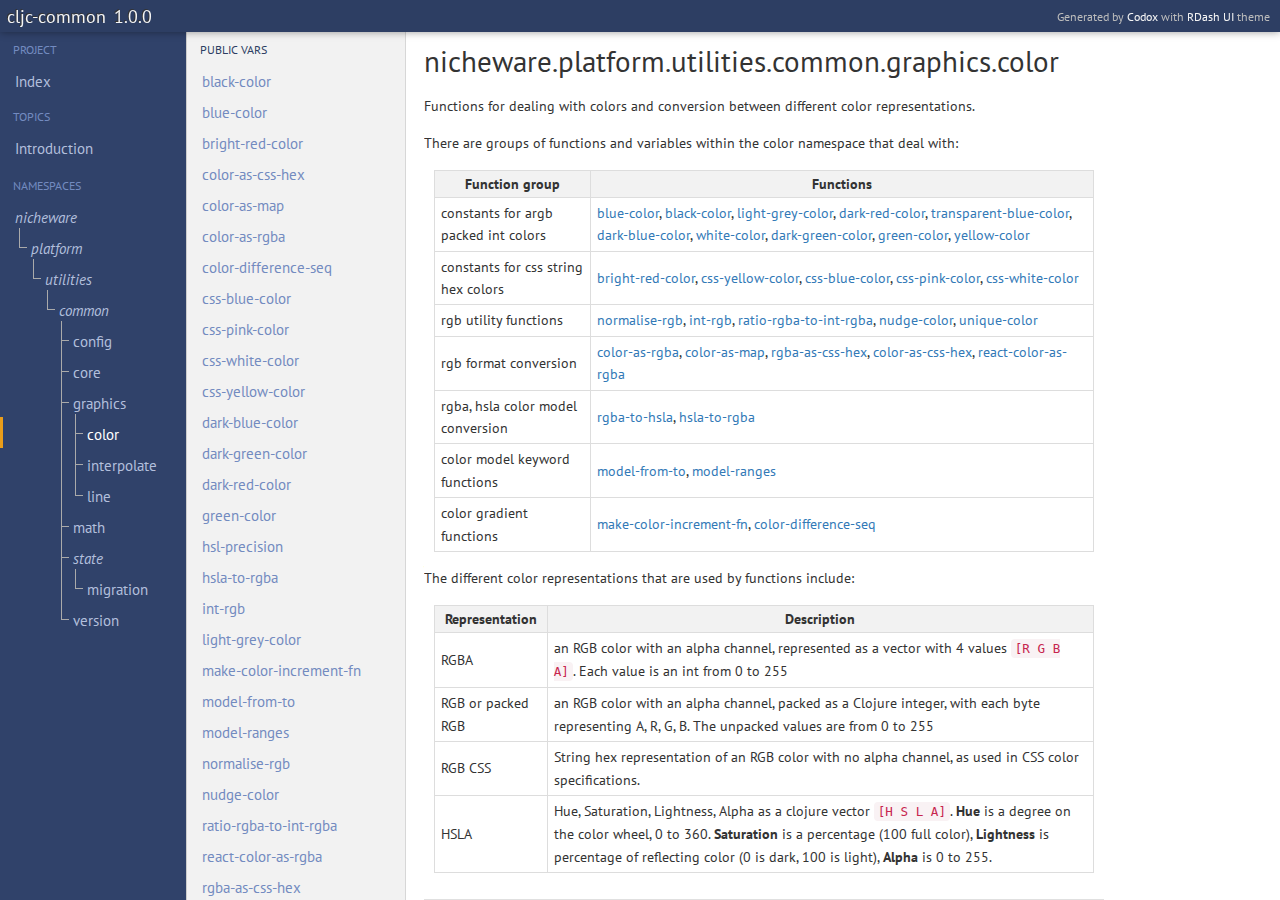
<file: nicheware.platform.utilities.common.graphics.color.html>
<!DOCTYPE html PUBLIC ""
    "">
<html><head><meta charset="UTF-8" /><title>nicheware.platform.utilities.common.graphics.color documentation</title><link rel="stylesheet" type="text/css" href="css/default.css" /><link rel="stylesheet" type="text/css" href="highlight/solarized-light.css" /><script type="text/javascript" src="highlight/highlight.min.js"></script><script type="text/javascript" src="js/jquery.min.js"></script><script type="text/javascript" src="js/page_effects.js"></script><script>hljs.initHighlightingOnLoad();</script><link rel="stylesheet" type="text/css" href="css/tree.css" /></head><body><div id="header"><h2>Generated by <a href="https://github.com/weavejester/codox">Codox</a> with <a href="https://github.com/xsc/codox-theme-rdash">RDash UI</a> theme</h2><h1><a href="index.html"><span class="project-title"><span class="project-name">cljc-common</span> <span class="project-version">1.0.0</span></span></a></h1></div><div class="sidebar primary"><h3 class="no-link"><span class="inner">Project</span></h3><ul class="index-link"><li class="depth-1 "><a href="index.html"><div class="inner">Index</div></a></li></ul><h3 class="no-link"><span class="inner">Topics</span></h3><ul><li class="depth-1 "><a href="intro.html"><div class="inner"><span>Introduction</span></div></a></li></ul><h3 class="no-link"><span class="inner">Namespaces</span></h3><ul><li class="depth-1"><div class="no-link"><div class="inner"><span class="tree"><span class="top"></span><span class="bottom"></span></span><span>nicheware</span></div></div></li><li class="depth-2"><div class="no-link"><div class="inner"><span class="tree"><span class="top"></span><span class="bottom"></span></span><span>platform</span></div></div></li><li class="depth-3"><div class="no-link"><div class="inner"><span class="tree"><span class="top"></span><span class="bottom"></span></span><span>utilities</span></div></div></li><li class="depth-4"><div class="no-link"><div class="inner"><span class="tree"><span class="top"></span><span class="bottom"></span></span><span>common</span></div></div></li><li class="depth-5 branch"><a href="nicheware.platform.utilities.common.config.html"><div class="inner"><span class="tree"><span class="top"></span><span class="bottom"></span></span><span>config</span></div></a></li><li class="depth-5 branch"><a href="nicheware.platform.utilities.common.core.html"><div class="inner"><span class="tree"><span class="top"></span><span class="bottom"></span></span><span>core</span></div></a></li><li class="depth-5"><a href="nicheware.platform.utilities.common.graphics.html"><div class="inner"><span class="tree"><span class="top"></span><span class="bottom"></span></span><span>graphics</span></div></a></li><li class="depth-6 branch current"><a href="nicheware.platform.utilities.common.graphics.color.html"><div class="inner"><span class="tree"><span class="top"></span><span class="bottom"></span></span><span>color</span></div></a></li><li class="depth-6 branch"><a href="nicheware.platform.utilities.common.graphics.interpolate.html"><div class="inner"><span class="tree"><span class="top"></span><span class="bottom"></span></span><span>interpolate</span></div></a></li><li class="depth-6"><a href="nicheware.platform.utilities.common.graphics.line.html"><div class="inner"><span class="tree"><span class="top"></span><span class="bottom"></span></span><span>line</span></div></a></li><li class="depth-5 branch"><a href="nicheware.platform.utilities.common.math.html"><div class="inner"><span class="tree" style="top: -114px;"><span class="top" style="height: 123px;"></span><span class="bottom"></span></span><span>math</span></div></a></li><li class="depth-5"><div class="no-link"><div class="inner"><span class="tree"><span class="top"></span><span class="bottom"></span></span><span>state</span></div></div></li><li class="depth-6"><a href="nicheware.platform.utilities.common.state.migration.html"><div class="inner"><span class="tree"><span class="top"></span><span class="bottom"></span></span><span>migration</span></div></a></li><li class="depth-5"><a href="nicheware.platform.utilities.common.version.html"><div class="inner"><span class="tree" style="top: -52px;"><span class="top" style="height: 61px;"></span><span class="bottom"></span></span><span>version</span></div></a></li></ul></div><div class="sidebar secondary"><h3><a href="#top"><span class="inner">Public Vars</span></a></h3><ul><li class="depth-1"><a href="nicheware.platform.utilities.common.graphics.color.html#var-black-color"><div class="inner"><span>black-color</span></div></a></li><li class="depth-1"><a href="nicheware.platform.utilities.common.graphics.color.html#var-blue-color"><div class="inner"><span>blue-color</span></div></a></li><li class="depth-1"><a href="nicheware.platform.utilities.common.graphics.color.html#var-bright-red-color"><div class="inner"><span>bright-red-color</span></div></a></li><li class="depth-1"><a href="nicheware.platform.utilities.common.graphics.color.html#var-color-as-css-hex"><div class="inner"><span>color-as-css-hex</span></div></a></li><li class="depth-1"><a href="nicheware.platform.utilities.common.graphics.color.html#var-color-as-map"><div class="inner"><span>color-as-map</span></div></a></li><li class="depth-1"><a href="nicheware.platform.utilities.common.graphics.color.html#var-color-as-rgba"><div class="inner"><span>color-as-rgba</span></div></a></li><li class="depth-1"><a href="nicheware.platform.utilities.common.graphics.color.html#var-color-difference-seq"><div class="inner"><span>color-difference-seq</span></div></a></li><li class="depth-1"><a href="nicheware.platform.utilities.common.graphics.color.html#var-css-blue-color"><div class="inner"><span>css-blue-color</span></div></a></li><li class="depth-1"><a href="nicheware.platform.utilities.common.graphics.color.html#var-css-pink-color"><div class="inner"><span>css-pink-color</span></div></a></li><li class="depth-1"><a href="nicheware.platform.utilities.common.graphics.color.html#var-css-white-color"><div class="inner"><span>css-white-color</span></div></a></li><li class="depth-1"><a href="nicheware.platform.utilities.common.graphics.color.html#var-css-yellow-color"><div class="inner"><span>css-yellow-color</span></div></a></li><li class="depth-1"><a href="nicheware.platform.utilities.common.graphics.color.html#var-dark-blue-color"><div class="inner"><span>dark-blue-color</span></div></a></li><li class="depth-1"><a href="nicheware.platform.utilities.common.graphics.color.html#var-dark-green-color"><div class="inner"><span>dark-green-color</span></div></a></li><li class="depth-1"><a href="nicheware.platform.utilities.common.graphics.color.html#var-dark-red-color"><div class="inner"><span>dark-red-color</span></div></a></li><li class="depth-1"><a href="nicheware.platform.utilities.common.graphics.color.html#var-green-color"><div class="inner"><span>green-color</span></div></a></li><li class="depth-1"><a href="nicheware.platform.utilities.common.graphics.color.html#var-hsl-precision"><div class="inner"><span>hsl-precision</span></div></a></li><li class="depth-1"><a href="nicheware.platform.utilities.common.graphics.color.html#var-hsla-to-rgba"><div class="inner"><span>hsla-to-rgba</span></div></a></li><li class="depth-1"><a href="nicheware.platform.utilities.common.graphics.color.html#var-int-rgb"><div class="inner"><span>int-rgb</span></div></a></li><li class="depth-1"><a href="nicheware.platform.utilities.common.graphics.color.html#var-light-grey-color"><div class="inner"><span>light-grey-color</span></div></a></li><li class="depth-1"><a href="nicheware.platform.utilities.common.graphics.color.html#var-make-color-increment-fn"><div class="inner"><span>make-color-increment-fn</span></div></a></li><li class="depth-1"><a href="nicheware.platform.utilities.common.graphics.color.html#var-model-from-to"><div class="inner"><span>model-from-to</span></div></a></li><li class="depth-1"><a href="nicheware.platform.utilities.common.graphics.color.html#var-model-ranges"><div class="inner"><span>model-ranges</span></div></a></li><li class="depth-1"><a href="nicheware.platform.utilities.common.graphics.color.html#var-normalise-rgb"><div class="inner"><span>normalise-rgb</span></div></a></li><li class="depth-1"><a href="nicheware.platform.utilities.common.graphics.color.html#var-nudge-color"><div class="inner"><span>nudge-color</span></div></a></li><li class="depth-1"><a href="nicheware.platform.utilities.common.graphics.color.html#var-ratio-rgba-to-int-rgba"><div class="inner"><span>ratio-rgba-to-int-rgba</span></div></a></li><li class="depth-1"><a href="nicheware.platform.utilities.common.graphics.color.html#var-react-color-as-rgba"><div class="inner"><span>react-color-as-rgba</span></div></a></li><li class="depth-1"><a href="nicheware.platform.utilities.common.graphics.color.html#var-rgba-as-css-hex"><div class="inner"><span>rgba-as-css-hex</span></div></a></li><li class="depth-1"><a href="nicheware.platform.utilities.common.graphics.color.html#var-rgba-to-hsla"><div class="inner"><span>rgba-to-hsla</span></div></a></li><li class="depth-1"><a href="nicheware.platform.utilities.common.graphics.color.html#var-transparent-blue-color"><div class="inner"><span>transparent-blue-color</span></div></a></li><li class="depth-1"><a href="nicheware.platform.utilities.common.graphics.color.html#var-unique-color"><div class="inner"><span>unique-color</span></div></a></li><li class="depth-1"><a href="nicheware.platform.utilities.common.graphics.color.html#var-white-color"><div class="inner"><span>white-color</span></div></a></li><li class="depth-1"><a href="nicheware.platform.utilities.common.graphics.color.html#var-yellow-color"><div class="inner"><span>yellow-color</span></div></a></li></ul></div><div class="namespace-docs" id="content"><h1 class="anchor" id="top">nicheware.platform.utilities.common.graphics.color</h1><div class="doc"><div class="markdown"><p>Functions for dealing with colors and conversion between different color representations.</p>
<p>There are groups of functions and variables within the color namespace that deal with:</p>
<table>
  <thead>
    <tr>
      <th>Function group</th>
      <th>Functions</th>
    </tr>
  </thead>
  <tbody>
    <tr>
      <td>constants for argb packed int colors </td>
      <td><a href="nicheware.platform.utilities.common.graphics.color.html#var-blue-color">blue-color</a>, <a href="nicheware.platform.utilities.common.graphics.color.html#var-black-color">black-color</a>, <a href="nicheware.platform.utilities.common.graphics.color.html#var-light-grey-color">light-grey-color</a>, <a href="nicheware.platform.utilities.common.graphics.color.html#var-dark-red-color">dark-red-color</a>, <a href="nicheware.platform.utilities.common.graphics.color.html#var-transparent-blue-color">transparent-blue-color</a>, <a href="nicheware.platform.utilities.common.graphics.color.html#var-dark-blue-color">dark-blue-color</a>, <a href="nicheware.platform.utilities.common.graphics.color.html#var-white-color">white-color</a>, <a href="nicheware.platform.utilities.common.graphics.color.html#var-dark-green-color">dark-green-color</a>, <a href="nicheware.platform.utilities.common.graphics.color.html#var-green-color">green-color</a>, <a href="nicheware.platform.utilities.common.graphics.color.html#var-yellow-color">yellow-color</a></td>
    </tr>
    <tr>
      <td>constants for css string hex colors</td>
      <td><a href="nicheware.platform.utilities.common.graphics.color.html#var-bright-red-color">bright-red-color</a>, <a href="nicheware.platform.utilities.common.graphics.color.html#var-css-yellow-color">css-yellow-color</a>, <a href="nicheware.platform.utilities.common.graphics.color.html#var-css-blue-color">css-blue-color</a>, <a href="nicheware.platform.utilities.common.graphics.color.html#var-css-pink-color">css-pink-color</a>, <a href="nicheware.platform.utilities.common.graphics.color.html#var-css-white-color">css-white-color</a></td>
    </tr>
    <tr>
      <td>rgb utility functions</td>
      <td><a href="nicheware.platform.utilities.common.graphics.color.html#var-normalise-rgb">normalise-rgb</a>, <a href="nicheware.platform.utilities.common.graphics.color.html#var-int-rgb">int-rgb</a>, <a href="nicheware.platform.utilities.common.graphics.color.html#var-ratio-rgba-to-int-rgba">ratio-rgba-to-int-rgba</a>, <a href="nicheware.platform.utilities.common.graphics.color.html#var-nudge-color">nudge-color</a>, <a href="nicheware.platform.utilities.common.graphics.color.html#var-unique-color">unique-color</a></td>
    </tr>
    <tr>
      <td>rgb format conversion</td>
      <td><a href="nicheware.platform.utilities.common.graphics.color.html#var-color-as-rgba">color-as-rgba</a>, <a href="nicheware.platform.utilities.common.graphics.color.html#var-color-as-map">color-as-map</a>, <a href="nicheware.platform.utilities.common.graphics.color.html#var-rgba-as-css-hex">rgba-as-css-hex</a>, <a href="nicheware.platform.utilities.common.graphics.color.html#var-color-as-css-hex">color-as-css-hex</a>, <a href="nicheware.platform.utilities.common.graphics.color.html#var-react-color-as-rgba">react-color-as-rgba</a></td>
    </tr>
    <tr>
      <td>rgba, hsla color model conversion</td>
      <td><a href="nicheware.platform.utilities.common.graphics.color.html#var-rgba-to-hsla">rgba-to-hsla</a>, <a href="nicheware.platform.utilities.common.graphics.color.html#var-hsla-to-rgba">hsla-to-rgba</a></td>
    </tr>
    <tr>
      <td>color model keyword functions</td>
      <td><a href="nicheware.platform.utilities.common.graphics.color.html#var-model-from-to">model-from-to</a>, <a href="nicheware.platform.utilities.common.graphics.color.html#var-model-ranges">model-ranges</a></td>
    </tr>
    <tr>
      <td>color gradient functions</td>
      <td><a href="nicheware.platform.utilities.common.graphics.color.html#var-make-color-increment-fn">make-color-increment-fn</a>, <a href="nicheware.platform.utilities.common.graphics.color.html#var-color-difference-seq">color-difference-seq</a></td>
    </tr>
  </tbody>
</table>
<p>The different color representations that are used by functions include:</p>
<table>
  <thead>
    <tr>
      <th>Representation</th>
      <th>Description</th>
    </tr>
  </thead>
  <tbody>
    <tr>
      <td>RGBA</td>
      <td>an RGB color with an alpha channel, represented as a vector with 4 values <code>[R G B A]</code>. Each value is an int from 0 to 255</td>
    </tr>
    <tr>
      <td>RGB or packed RGB</td>
      <td>an RGB color with an alpha channel, packed as a Clojure integer, with each byte representing A, R, G, B. The unpacked values are from 0 to 255</td>
    </tr>
    <tr>
      <td>RGB CSS</td>
      <td>String hex representation of an RGB color with no alpha channel, as used in CSS color specifications.</td>
    </tr>
    <tr>
      <td>HSLA</td>
      <td>Hue, Saturation, Lightness, Alpha as a clojure vector <code>[H S L A]</code>. <strong>Hue</strong> is a degree on the color wheel, 0 to 360. <strong>Saturation</strong> is a percentage (100 full color), <strong>Lightness</strong> is percentage of reflecting color (0 is dark, 100 is light), <strong>Alpha</strong> is 0 to 255.</td>
    </tr>
  </tbody>
</table></div></div><div class="public anchor" id="var-black-color"><h3>black-color</h3><div class="usage"></div><div class="doc"><div class="markdown"></div></div><div class="src-link"><a href="https://github.com/nicheware/cljc-common/blob/master/src/cljc/nicheware/platform/utilities/common/graphics/color.cljc#L41">view source</a></div></div><div class="public anchor" id="var-blue-color"><h3>blue-color</h3><div class="usage"></div><div class="doc"><div class="markdown"></div></div><div class="src-link"><a href="https://github.com/nicheware/cljc-common/blob/master/src/cljc/nicheware/platform/utilities/common/graphics/color.cljc#L40">view source</a></div></div><div class="public anchor" id="var-bright-red-color"><h3>bright-red-color</h3><div class="usage"></div><div class="doc"><div class="markdown"></div></div><div class="src-link"><a href="https://github.com/nicheware/cljc-common/blob/master/src/cljc/nicheware/platform/utilities/common/graphics/color.cljc#L52">view source</a></div></div><div class="public anchor" id="var-color-as-css-hex"><h3>color-as-css-hex</h3><div class="usage"><code>(color-as-css-hex color-value)</code></div><div class="doc"><div class="markdown"><p>Converts a color array of <code>[R G B A]</code> all from 0 to 255 or a packed int ARGB,  into a CSS hex, which will ignore the alpha.</p>
<ul>
  <li>color-value: RGB color value as either <code>[R G B]</code> or <code>[R G B A]</code>, or a packed int of form <code>&lt;alpha&gt;&lt;R&gt;&lt;G&gt;&lt;B&gt;</code>.</li>
  <li>returns: CSS hex RGB string <code>#FFFFFF</code></li>
</ul></div></div><div class="src-link"><a href="https://github.com/nicheware/cljc-common/blob/master/src/cljc/nicheware/platform/utilities/common/graphics/color.cljc#L167">view source</a></div></div><div class="public anchor" id="var-color-as-map"><h3>color-as-map</h3><div class="usage"><code>(color-as-map color-value)</code></div><div class="doc"><div class="markdown"><p>Converts color values to map of values from 0 to 255 for RGB and 0 to 1 for Alpha to <code>{:r &lt;red&gt; :g &lt;green&gt; :b &lt;blue&gt; :a &lt;alpha&gt; }</code></p>
<p>Accepts a packed int or existing vector of <code>[R G B]</code> or <code>[R G B A]</code>. Assumes alpha 255 on input.</p>
<p>Output suitable for use with react-color pickers.</p>
<ul>
  <li>color-value: RGB color value as either <code>[R G B]</code> or <code>[R G B A]</code>, or a packed int of form <code>&lt;alpha&gt;&lt;R&gt;&lt;G&gt;&lt;B&gt;</code>.</li>
  <li>returns: color map of the form <code>{:r &lt;red&gt; :g &lt;green&gt; :b &lt;blue&gt; :a &lt;alpha&gt; }</code></li>
</ul></div></div><div class="src-link"><a href="https://github.com/nicheware/cljc-common/blob/master/src/cljc/nicheware/platform/utilities/common/graphics/color.cljc#L136">view source</a></div></div><div class="public anchor" id="var-color-as-rgba"><h3>color-as-rgba</h3><div class="usage"><code>(color-as-rgba color-value)</code></div><div class="doc"><div class="markdown"><p>Converts color values to vector of values from 0 to 255 for <code>[R G B A]</code>. Accepts a packed int or existing vector of <code>[R G B]</code> or <code>[R G B A]</code>.</p>
<ul>
  <li>color-value: Either a vector of <code>[R G B]</code> or <code>[R G B A]</code>, or a packed int of form <code>&lt;alpha&gt;&lt;R&gt;&lt;G&gt;&lt;B&gt;</code></li>
  <li>returns: vector of form <code>[R G B A]</code>. If no alpha provided on input, 255 (opaque) is used.</li>
</ul></div></div><div class="src-link"><a href="https://github.com/nicheware/cljc-common/blob/master/src/cljc/nicheware/platform/utilities/common/graphics/color.cljc#L113">view source</a></div></div><div class="public anchor" id="var-color-difference-seq"><h3>color-difference-seq</h3><div class="usage"><code>(color-difference-seq start-color end-color count)</code></div><div class="doc"><div class="markdown"><p>Create a color sequence that follows on from the end color, using the start/end difference.  Input colors in form of either Int32 or vector of RGBA</p>
<ul>
  <li>start-color: Color value as starting point for difference. either <code>[R G B]</code> or <code>[R G B A]</code>, or a packed int of form <code>&lt;alpha&gt;&lt;R&gt;&lt;G&gt;&lt;B&gt;</code>.</li>
  <li>end-color: Color value as starting point for difference. either <code>[R G B]</code> or <code>[R G B A]</code>, or a packed int of form <code>&lt;alpha&gt;&lt;R&gt;&lt;G&gt;&lt;B&gt;</code>.</li>
  <li>count: Number of colors to generate using end-color as initial input and each resulting color as next input.</li>
  <li>returns: vector of count colors, being a sequence after end-color, using the color difference between start-color and end-color to generate colors.  All generated colors are in RGBA format <code>[R G B A]</code>.</li>
</ul></div></div><div class="src-link"><a href="https://github.com/nicheware/cljc-common/blob/master/src/cljc/nicheware/platform/utilities/common/graphics/color.cljc#L372">view source</a></div></div><div class="public anchor" id="var-css-blue-color"><h3>css-blue-color</h3><div class="usage"></div><div class="doc"><div class="markdown"></div></div><div class="src-link"><a href="https://github.com/nicheware/cljc-common/blob/master/src/cljc/nicheware/platform/utilities/common/graphics/color.cljc#L54">view source</a></div></div><div class="public anchor" id="var-css-pink-color"><h3>css-pink-color</h3><div class="usage"></div><div class="doc"><div class="markdown"></div></div><div class="src-link"><a href="https://github.com/nicheware/cljc-common/blob/master/src/cljc/nicheware/platform/utilities/common/graphics/color.cljc#L55">view source</a></div></div><div class="public anchor" id="var-css-white-color"><h3>css-white-color</h3><div class="usage"></div><div class="doc"><div class="markdown"></div></div><div class="src-link"><a href="https://github.com/nicheware/cljc-common/blob/master/src/cljc/nicheware/platform/utilities/common/graphics/color.cljc#L56">view source</a></div></div><div class="public anchor" id="var-css-yellow-color"><h3>css-yellow-color</h3><div class="usage"></div><div class="doc"><div class="markdown"></div></div><div class="src-link"><a href="https://github.com/nicheware/cljc-common/blob/master/src/cljc/nicheware/platform/utilities/common/graphics/color.cljc#L53">view source</a></div></div><div class="public anchor" id="var-dark-blue-color"><h3>dark-blue-color</h3><div class="usage"></div><div class="doc"><div class="markdown"></div></div><div class="src-link"><a href="https://github.com/nicheware/cljc-common/blob/master/src/cljc/nicheware/platform/utilities/common/graphics/color.cljc#L45">view source</a></div></div><div class="public anchor" id="var-dark-green-color"><h3>dark-green-color</h3><div class="usage"></div><div class="doc"><div class="markdown"></div></div><div class="src-link"><a href="https://github.com/nicheware/cljc-common/blob/master/src/cljc/nicheware/platform/utilities/common/graphics/color.cljc#L47">view source</a></div></div><div class="public anchor" id="var-dark-red-color"><h3>dark-red-color</h3><div class="usage"></div><div class="doc"><div class="markdown"></div></div><div class="src-link"><a href="https://github.com/nicheware/cljc-common/blob/master/src/cljc/nicheware/platform/utilities/common/graphics/color.cljc#L43">view source</a></div></div><div class="public anchor" id="var-green-color"><h3>green-color</h3><div class="usage"></div><div class="doc"><div class="markdown"></div></div><div class="src-link"><a href="https://github.com/nicheware/cljc-common/blob/master/src/cljc/nicheware/platform/utilities/common/graphics/color.cljc#L48">view source</a></div></div><div class="public anchor" id="var-hsl-precision"><h3>hsl-precision</h3><div class="usage"></div><div class="doc"><div class="markdown"></div></div><div class="src-link"><a href="https://github.com/nicheware/cljc-common/blob/master/src/cljc/nicheware/platform/utilities/common/graphics/color.cljc#L35">view source</a></div></div><div class="public anchor" id="var-hsla-to-rgba"><h3>hsla-to-rgba</h3><div class="usage"><code>(hsla-to-rgba [hue saturation lightness alpha :as hlsa])</code></div><div class="doc"><div class="markdown"><p>Converts an HSLA vector <code>[H S L A]</code> where H 0 to 360, S and L percentages to RGBA vector <code>[R G B A]</code> all 255 and A remains unchanged (0 to 255)</p>
<ul>
  <li>hlsa: HSLA version of rgba input. <code>[H S L A]</code></li>
  <li>returns: vector of RGBA color. <code>[R G B A]</code></li>
</ul></div></div><div class="src-link"><a href="https://github.com/nicheware/cljc-common/blob/master/src/cljc/nicheware/platform/utilities/common/graphics/color.cljc#L295">view source</a></div></div><div class="public anchor" id="var-int-rgb"><h3>int-rgb</h3><div class="usage"><code>(int-rgb normalised-value)</code></div><div class="doc"><div class="markdown"><p>Converts a normalized value from 0 to 1 to an RGB int from 0 to 255</p>
<ul>
  <li>value: float RGB value from 0 to 1.0</li>
  <li>returns: int RGB value from 0 to 255</li>
</ul></div></div><div class="src-link"><a href="https://github.com/nicheware/cljc-common/blob/master/src/cljc/nicheware/platform/utilities/common/graphics/color.cljc#L70">view source</a></div></div><div class="public anchor" id="var-light-grey-color"><h3>light-grey-color</h3><div class="usage"></div><div class="doc"><div class="markdown"></div></div><div class="src-link"><a href="https://github.com/nicheware/cljc-common/blob/master/src/cljc/nicheware/platform/utilities/common/graphics/color.cljc#L42">view source</a></div></div><div class="public anchor" id="var-make-color-increment-fn"><h3>make-color-increment-fn</h3><div class="usage"><code>(make-color-increment-fn start-color end-color)</code></div><div class="doc"><div class="markdown"><p>Uses the difference between the two colors to create a color increment function.</p>
<ul>
  <li>start-color: Color value as starting point for difference. either <code>[R G B]</code> or <code>[R G B A]</code>, or a packed int of form <code>&lt;alpha&gt;&lt;R&gt;&lt;G&gt;&lt;B&gt;</code>.</li>
  <li>end-color: Color value as starting point for difference. either <code>[R G B]</code> or <code>[R G B A]</code>, or a packed int of form <code>&lt;alpha&gt;&lt;R&gt;&lt;G&gt;&lt;B&gt;</code>.</li>
  <li>returns: function taking a single color argument, and modifying it by the difference between start-color and end-color.  Argument can be either <code>[R G B]</code> or <code>[R G B A]</code>, or a packed int of form <code>&lt;alpha&gt;&lt;R&gt;&lt;G&gt;&lt;B&gt;</code>.  Result will be <code>[R G B A]</code></li>
</ul></div></div><div class="src-link"><a href="https://github.com/nicheware/cljc-common/blob/master/src/cljc/nicheware/platform/utilities/common/graphics/color.cljc#L350">view source</a></div></div><div class="public anchor" id="var-model-from-to"><h3>model-from-to</h3><div class="usage"><code>(model-from-to from-model to-model color)</code></div><div class="doc"><div class="markdown"><p>Keywords used to define different color model types. Allows conversion form one model to another.  Only currently supports <code>:rgba</code> and <code>:hsla</code></p>
<ul>
  <li>from-model: color model used by the input color value. (either <code>:rgba</code> or <code>:hsla</code>)</li>
  <li>to-model: color model to convert input color to. (either <code>:rgba</code> or <code>:hsla</code>)</li>
  <li>color: Color to be converted. Will be represented according to from-model. So either <code>[R G B A]</code> or <code>[H S L A]</code></li>
  <li>returns: input color converted to the to-model. So either <code>[R G B A]</code> or <code>[H S L A]</code></li>
</ul></div></div><div class="src-link"><a href="https://github.com/nicheware/cljc-common/blob/master/src/cljc/nicheware/platform/utilities/common/graphics/color.cljc#L314">view source</a></div></div><div class="public anchor" id="var-model-ranges"><h3>model-ranges</h3><div class="usage"><code>(model-ranges color-model)</code></div><div class="doc"><div class="markdown"><p>Returns a vector defining the ranges of the values in the color model. eg <code>:rgba</code> would give <code>[255 255 255 255]</code>  <code>:hsla</code> would give <code>[359 1 1 255]</code></p>
<ul>
  <li>color-model: Color model for which ranges required. (either <code>:rgba</code> or <code>:hsla</code>)</li>
  <li>returns: vector of ranges for each dimension, appropriate to color model. (either <code>[255 255 255 255]</code> or <code>[359 1 1 255]</code>)  Throws environment specific illegal argument exception for invalid color model.</li>
</ul></div></div><div class="src-link"><a href="https://github.com/nicheware/cljc-common/blob/master/src/cljc/nicheware/platform/utilities/common/graphics/color.cljc#L333">view source</a></div></div><div class="public anchor" id="var-normalise-rgb"><h3>normalise-rgb</h3><div class="usage"><code>(normalise-rgb value)</code></div><div class="doc"><div class="markdown"><p>Converts a 0 to 255 RGB value to 0 to 1.0</p>
<ul>
  <li>value: int RGB value from 0 to 255</li>
  <li>returns: float RGB value from 0 to 1.0</li>
</ul></div></div><div class="src-link"><a href="https://github.com/nicheware/cljc-common/blob/master/src/cljc/nicheware/platform/utilities/common/graphics/color.cljc#L60">view source</a></div></div><div class="public anchor" id="var-nudge-color"><h3>nudge-color</h3><div class="usage"><code>(nudge-color [red green blue alpha :as color])</code></div><div class="doc"><div class="markdown"><p>Modifies the color in a small way to make a slightly different color. Currently does it by moving blue up or down by 1.</p>
<ul>
  <li>color: vector of RGBA color to be nudged. <code>[R G B A]</code></li>
  <li>returns: slightly modified color in blue component. Either increment or decrement.</li>
</ul></div></div><div class="src-link"><a href="https://github.com/nicheware/cljc-common/blob/master/src/cljc/nicheware/platform/utilities/common/graphics/color.cljc#L192">view source</a></div></div><div class="public anchor" id="var-ratio-rgba-to-int-rgba"><h3>ratio-rgba-to-int-rgba</h3><div class="usage"><code>(ratio-rgba-to-int-rgba rgba-ratios)</code></div><div class="doc"><div class="markdown"><p>Useful when RGB int values have been computed. Will convert any ratios to floats, round and then express as int</p>
<ul>
  <li>rgba-ratios: Collection of RGB values from 0 to 255. May be expressed as Clojure ratios due to calculations.</li>
  <li>returns: vector of RGB values from 0 to 255 all as ints (may be rounded from original ratio value)</li>
</ul></div></div><div class="src-link"><a href="https://github.com/nicheware/cljc-common/blob/master/src/cljc/nicheware/platform/utilities/common/graphics/color.cljc#L79">view source</a></div></div><div class="public anchor" id="var-react-color-as-rgba"><h3>react-color-as-rgba</h3><div class="usage"><code>(react-color-as-rgba {rgb "rgb", :as react-color})</code></div><div class="doc"><div class="markdown"><p>Converts a react-col color value map. This has a number of forms within, but one is <code>{ 'rgb' {'r' 255 'g' 255 'b' 255 'a' 1}}</code>. We convert this to <code>[R G B A]</code>, all values 0 to 255</p>
<ul>
  <li>react-color: color as <code>{ 'rgb' {'r' &lt;red:0-255&gt; 'g' &lt;green:0-255&gt; 'b' &lt;blue:0-255&gt; 'a' &lt;alpha:0-1&gt;}}</code></li>
  <li>returns: color as RGB vector <code>[R G B A]</code>, all 0 to 255.</li>
</ul></div></div><div class="src-link"><a href="https://github.com/nicheware/cljc-common/blob/master/src/cljc/nicheware/platform/utilities/common/graphics/color.cljc#L180">view source</a></div></div><div class="public anchor" id="var-rgba-as-css-hex"><h3>rgba-as-css-hex</h3><div class="usage"><code>(rgba-as-css-hex [red green blue alpha :as color-value])</code></div><div class="doc"><div class="markdown"><p>Transform a color vector of <code>[R G B A]</code> into a CSS hex string such as <code>#FFFFFF</code>, ignoring  the alpha.</p>
<ul>
  <li>color-value: vector of 0 to 255 values. <code>[R G B A]</code></li>
  <li>returns: CSS hex RGB string <code>#FFFFFF</code></li>
</ul></div></div><div class="src-link"><a href="https://github.com/nicheware/cljc-common/blob/master/src/cljc/nicheware/platform/utilities/common/graphics/color.cljc#L155">view source</a></div></div><div class="public anchor" id="var-rgba-to-hsla"><h3>rgba-to-hsla</h3><div class="usage"><code>(rgba-to-hsla [_ _ _ alpha :as rgba])</code></div><div class="doc"><div class="markdown"><p>Converts an RGBA vector <code>[R G B A]</code> all 0 to 255, to HSLA vector <code>[H S L A]</code> where H 0 to 360, and S and L are percentages and A remains unchanged (0 to 255)</p>
<ul>
  <li>rgba: vector of RGBA color. <code>[R G B A]</code></li>
  <li>returns: HSLA version of rgba input. <code>[H S L A]</code></li>
</ul></div></div><div class="src-link"><a href="https://github.com/nicheware/cljc-common/blob/master/src/cljc/nicheware/platform/utilities/common/graphics/color.cljc#L244">view source</a></div></div><div class="public anchor" id="var-transparent-blue-color"><h3>transparent-blue-color</h3><div class="usage"></div><div class="doc"><div class="markdown"></div></div><div class="src-link"><a href="https://github.com/nicheware/cljc-common/blob/master/src/cljc/nicheware/platform/utilities/common/graphics/color.cljc#L44">view source</a></div></div><div class="public anchor" id="var-unique-color"><h3>unique-color</h3><div class="usage"><code>(unique-color col unique-set)</code></div><div class="doc"><div class="markdown"><p>Keep nudging the given color until it is unique given the existing set of unique colors.</p>
<ul>
  <li>col: vector of RGBA color to be nudged. <code>[R G B A]</code></li>
  <li>unique-set: Set of RGBA colors, that we do not want to overlap with.</li>
  <li>returns: slightly modified color in blue component. Either increment or decrement. Will be different from all other colors in unique-set.</li>
</ul></div></div><div class="src-link"><a href="https://github.com/nicheware/cljc-common/blob/master/src/cljc/nicheware/platform/utilities/common/graphics/color.cljc#L204">view source</a></div></div><div class="public anchor" id="var-white-color"><h3>white-color</h3><div class="usage"></div><div class="doc"><div class="markdown"></div></div><div class="src-link"><a href="https://github.com/nicheware/cljc-common/blob/master/src/cljc/nicheware/platform/utilities/common/graphics/color.cljc#L46">view source</a></div></div><div class="public anchor" id="var-yellow-color"><h3>yellow-color</h3><div class="usage"></div><div class="doc"><div class="markdown"></div></div><div class="src-link"><a href="https://github.com/nicheware/cljc-common/blob/master/src/cljc/nicheware/platform/utilities/common/graphics/color.cljc#L49">view source</a></div></div></div></body></html>
</file>
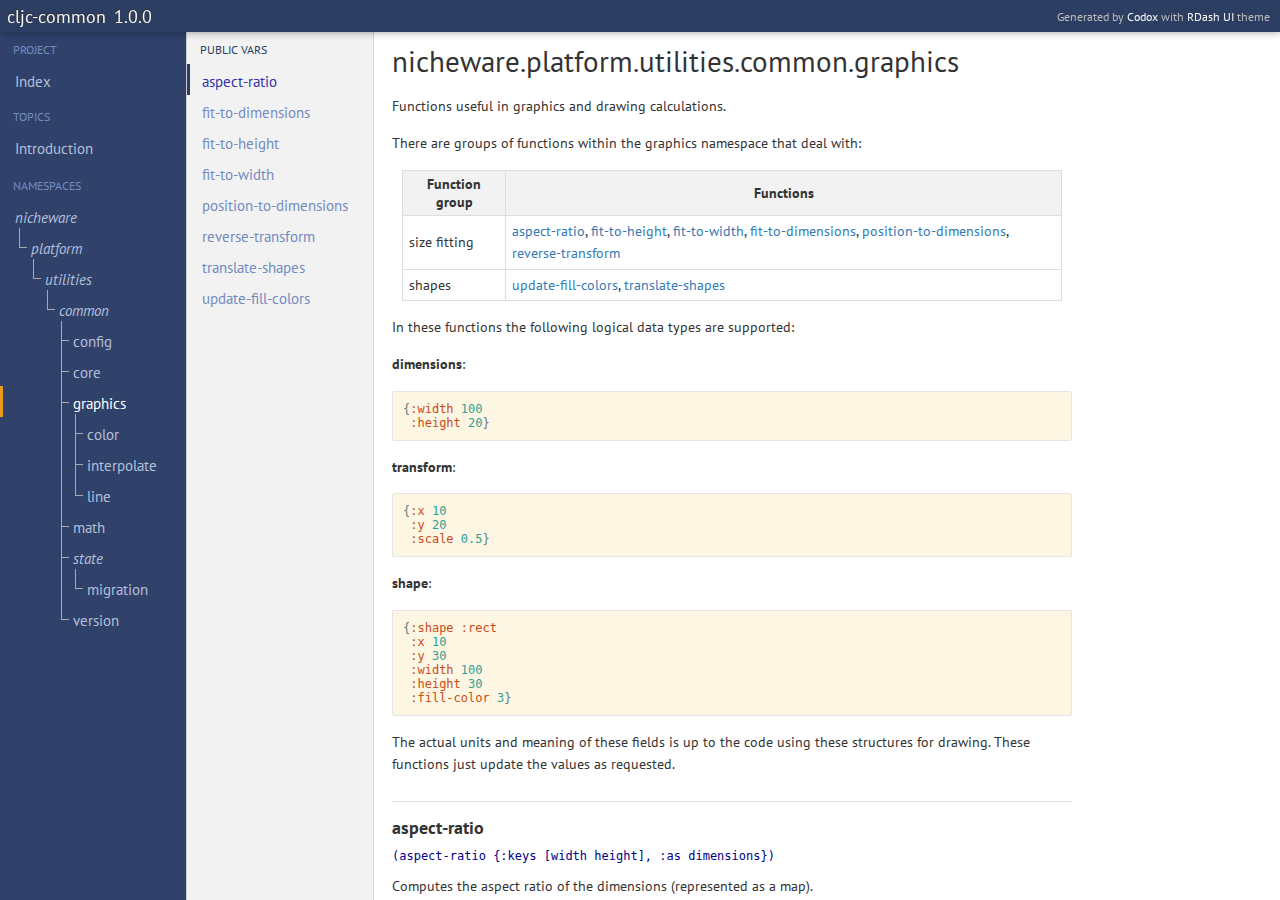
<file: nicheware.platform.utilities.common.graphics.html>
<!DOCTYPE html PUBLIC ""
    "">
<html><head><meta charset="UTF-8" /><title>nicheware.platform.utilities.common.graphics documentation</title><link rel="stylesheet" type="text/css" href="css/default.css" /><link rel="stylesheet" type="text/css" href="highlight/solarized-light.css" /><script type="text/javascript" src="highlight/highlight.min.js"></script><script type="text/javascript" src="js/jquery.min.js"></script><script type="text/javascript" src="js/page_effects.js"></script><script>hljs.initHighlightingOnLoad();</script><link rel="stylesheet" type="text/css" href="css/tree.css" /></head><body><div id="header"><h2>Generated by <a href="https://github.com/weavejester/codox">Codox</a> with <a href="https://github.com/xsc/codox-theme-rdash">RDash UI</a> theme</h2><h1><a href="index.html"><span class="project-title"><span class="project-name">cljc-common</span> <span class="project-version">1.0.0</span></span></a></h1></div><div class="sidebar primary"><h3 class="no-link"><span class="inner">Project</span></h3><ul class="index-link"><li class="depth-1 "><a href="index.html"><div class="inner">Index</div></a></li></ul><h3 class="no-link"><span class="inner">Topics</span></h3><ul><li class="depth-1 "><a href="intro.html"><div class="inner"><span>Introduction</span></div></a></li></ul><h3 class="no-link"><span class="inner">Namespaces</span></h3><ul><li class="depth-1"><div class="no-link"><div class="inner"><span class="tree"><span class="top"></span><span class="bottom"></span></span><span>nicheware</span></div></div></li><li class="depth-2"><div class="no-link"><div class="inner"><span class="tree"><span class="top"></span><span class="bottom"></span></span><span>platform</span></div></div></li><li class="depth-3"><div class="no-link"><div class="inner"><span class="tree"><span class="top"></span><span class="bottom"></span></span><span>utilities</span></div></div></li><li class="depth-4"><div class="no-link"><div class="inner"><span class="tree"><span class="top"></span><span class="bottom"></span></span><span>common</span></div></div></li><li class="depth-5 branch"><a href="nicheware.platform.utilities.common.config.html"><div class="inner"><span class="tree"><span class="top"></span><span class="bottom"></span></span><span>config</span></div></a></li><li class="depth-5 branch"><a href="nicheware.platform.utilities.common.core.html"><div class="inner"><span class="tree"><span class="top"></span><span class="bottom"></span></span><span>core</span></div></a></li><li class="depth-5 current"><a href="nicheware.platform.utilities.common.graphics.html"><div class="inner"><span class="tree"><span class="top"></span><span class="bottom"></span></span><span>graphics</span></div></a></li><li class="depth-6 branch"><a href="nicheware.platform.utilities.common.graphics.color.html"><div class="inner"><span class="tree"><span class="top"></span><span class="bottom"></span></span><span>color</span></div></a></li><li class="depth-6 branch"><a href="nicheware.platform.utilities.common.graphics.interpolate.html"><div class="inner"><span class="tree"><span class="top"></span><span class="bottom"></span></span><span>interpolate</span></div></a></li><li class="depth-6"><a href="nicheware.platform.utilities.common.graphics.line.html"><div class="inner"><span class="tree"><span class="top"></span><span class="bottom"></span></span><span>line</span></div></a></li><li class="depth-5 branch"><a href="nicheware.platform.utilities.common.math.html"><div class="inner"><span class="tree" style="top: -114px;"><span class="top" style="height: 123px;"></span><span class="bottom"></span></span><span>math</span></div></a></li><li class="depth-5"><div class="no-link"><div class="inner"><span class="tree"><span class="top"></span><span class="bottom"></span></span><span>state</span></div></div></li><li class="depth-6"><a href="nicheware.platform.utilities.common.state.migration.html"><div class="inner"><span class="tree"><span class="top"></span><span class="bottom"></span></span><span>migration</span></div></a></li><li class="depth-5"><a href="nicheware.platform.utilities.common.version.html"><div class="inner"><span class="tree" style="top: -52px;"><span class="top" style="height: 61px;"></span><span class="bottom"></span></span><span>version</span></div></a></li></ul></div><div class="sidebar secondary"><h3><a href="#top"><span class="inner">Public Vars</span></a></h3><ul><li class="depth-1"><a href="nicheware.platform.utilities.common.graphics.html#var-aspect-ratio"><div class="inner"><span>aspect-ratio</span></div></a></li><li class="depth-1"><a href="nicheware.platform.utilities.common.graphics.html#var-fit-to-dimensions"><div class="inner"><span>fit-to-dimensions</span></div></a></li><li class="depth-1"><a href="nicheware.platform.utilities.common.graphics.html#var-fit-to-height"><div class="inner"><span>fit-to-height</span></div></a></li><li class="depth-1"><a href="nicheware.platform.utilities.common.graphics.html#var-fit-to-width"><div class="inner"><span>fit-to-width</span></div></a></li><li class="depth-1"><a href="nicheware.platform.utilities.common.graphics.html#var-position-to-dimensions"><div class="inner"><span>position-to-dimensions</span></div></a></li><li class="depth-1"><a href="nicheware.platform.utilities.common.graphics.html#var-reverse-transform"><div class="inner"><span>reverse-transform</span></div></a></li><li class="depth-1"><a href="nicheware.platform.utilities.common.graphics.html#var-translate-shapes"><div class="inner"><span>translate-shapes</span></div></a></li><li class="depth-1"><a href="nicheware.platform.utilities.common.graphics.html#var-update-fill-colors"><div class="inner"><span>update-fill-colors</span></div></a></li></ul></div><div class="namespace-docs" id="content"><h1 class="anchor" id="top">nicheware.platform.utilities.common.graphics</h1><div class="doc"><div class="markdown"><p>Functions useful in graphics and drawing calculations.</p>
<p>There are groups of functions within the graphics namespace that deal with:</p>
<table>
  <thead>
    <tr>
      <th>Function group</th>
      <th>Functions</th>
    </tr>
  </thead>
  <tbody>
    <tr>
      <td>size fitting</td>
      <td><a href="nicheware.platform.utilities.common.graphics.html#var-aspect-ratio">aspect-ratio</a>, <a href="nicheware.platform.utilities.common.graphics.html#var-fit-to-height">fit-to-height</a>, <a href="nicheware.platform.utilities.common.graphics.html#var-fit-to-width">fit-to-width</a>, <a href="nicheware.platform.utilities.common.graphics.html#var-fit-to-dimensions">fit-to-dimensions</a>, <a href="nicheware.platform.utilities.common.graphics.html#var-position-to-dimensions">position-to-dimensions</a>, <a href="nicheware.platform.utilities.common.graphics.html#var-reverse-transform">reverse-transform</a></td>
    </tr>
    <tr>
      <td>shapes</td>
      <td><a href="nicheware.platform.utilities.common.graphics.html#var-update-fill-colors">update-fill-colors</a>, <a href="nicheware.platform.utilities.common.graphics.html#var-translate-shapes">translate-shapes</a></td>
    </tr>
  </tbody>
</table>
<p>In these functions the following logical data types are supported:</p>
<p><strong>dimensions</strong>:</p>
<pre><code class="clojure">{:width 100
 :height 20}
</code></pre>
<p><strong>transform</strong>:</p>
<pre><code class="clojure">{:x 10
 :y 20
 :scale 0.5}
</code></pre>
<p><strong>shape</strong>:</p>
<pre><code class="clojure">{:shape :rect
 :x 10
 :y 30
 :width 100
 :height 30
 :fill-color 3}
</code></pre>
<p>The actual units and meaning of these fields is up to the code using these structures for drawing. These functions just update the values as requested.</p></div></div><div class="public anchor" id="var-aspect-ratio"><h3>aspect-ratio</h3><div class="usage"><code>(aspect-ratio {:keys [width height], :as dimensions})</code></div><div class="doc"><div class="markdown"><p>Computes the aspect ratio of the dimensions (represented as a map).</p>
<ul>
  <li>dimensions: Dimension to calculate aspect ratio for. <code>{:width :height}</code></li>
  <li>returns: aspect ratio, as a float.</li>
</ul></div></div><div class="src-link"><a href="https://github.com/nicheware/cljc-common/blob/master/src/cljc/nicheware/platform/utilities/common/graphics.cljc#L48">view source</a></div></div><div class="public anchor" id="var-fit-to-dimensions"><h3>fit-to-dimensions</h3><div class="usage"><code>(fit-to-dimensions containing-dimensions dimensions-to-fit)</code></div><div class="doc"><div class="markdown"><p>Does a fit to size calculation of the dimensions-to-fit, within the containing-dimension.</p>
<ul>
  <li>containing-dimensions: outer dimensions setting maximum width and height, <code>{:width :height}</code></li>
  <li>dimensions-to-fit: dimension defining the aspect ratio of the final dimension to fit inside containing-dimensions. <code>{:width :height}</code></li>
  <li>returns: a map <code>{:width :height :scale}</code></li>
</ul>
<p>where:</p>
<ul>
  <li>width and height will retain the aspect ratio of dimensions-to-fit,</li>
  <li>either width or height will equal the width or height of containing-dimensions</li>
  <li>x and y will centre either horizontally or vertically depending on the best fit.</li>
  <li>scale will be the scale factor to apply to width and height of dimensions-to-fit to get the new returned width and height.</li>
</ul>
<p>eg:</p>
<pre><code class="clojure">(fit-to-dimensions {:width 100 :height 100} {:width 10 :height 20})
=&gt;
{:width 50.0, :height 100, :x 25.0, :y 0, :scale 5.0}
</code></pre></div></div><div class="src-link"><a href="https://github.com/nicheware/cljc-common/blob/master/src/cljc/nicheware/platform/utilities/common/graphics.cljc#L126">view source</a></div></div><div class="public anchor" id="var-fit-to-height"><h3>fit-to-height</h3><div class="usage"><code>(fit-to-height {:keys [width height], :as containing-dimensions} {fit-width :width, fit-height :height, :as dimensions-to-fit})</code></div><div class="doc"><div class="markdown"><p>Does a fit to height calculation of the dimensions-to-fit, within the containing-dimension.</p>
<ul>
  <li>containing-dimensions and dimensions-to-fit are both <code>{:width :height}</code></li>
  <li>returns: a map <code>{:width :height :x :y :scale}</code></li>
</ul>
<p>where:</p>
<ul>
  <li>width and height will retain the aspect ratio of dimensions-to-fit,</li>
  <li>height will equal the height of containing-dimensions</li>
  <li>x will be translation to position centrally, and y is 0</li>
  <li>scale will be the scale factor to apply to width and height of dimensions-to-fit to get the new returned width and height.</li>
</ul>
<p>eg:</p>
<pre><code class="clojure">(fit-to-height {:width 100 :height 100} {:width 10 :height 20})
=&gt;
{:width 50.0, :height 100, :x 25.0, :y 0, :scale 5.0}
</code></pre></div></div><div class="src-link"><a href="https://github.com/nicheware/cljc-common/blob/master/src/cljc/nicheware/platform/utilities/common/graphics.cljc#L57">view source</a></div></div><div class="public anchor" id="var-fit-to-width"><h3>fit-to-width</h3><div class="usage"><code>(fit-to-width {:keys [width height], :as containing-dimensions} {fit-width :width, fit-height :height, :as dimensions-to-fit})</code></div><div class="doc"><div class="markdown"><p>Does a fit to width calculation of the dimensions-to-fit, within the containing-dimension.</p>
<ul>
  <li>containing-dimensions: outer dimensions setting maximum width and height, <code>{:width :height}</code></li>
  <li>dimensions-to-fit: dimension defining the aspect ratio of the final dimension to fit inside containing-dimensions. <code>{:width :height}</code></li>
  <li>returns: a map <code>{:width :height :x :y :scale}</code></li>
</ul>
<p>where:</p>
<ul>
  <li>width and height will retain the aspect ratio of dimensions-to-fit,</li>
  <li>width will equal the width of containing-dimensions</li>
  <li>x will be 0 as we fill the entire area</li>
  <li>y will ensure it is centered in the new area.</li>
  <li>scale will be the scale factor to apply to width and height of dimensions-to-fit to get the new returned width and height.</li>
</ul>
<p>eg:</p>
<pre><code class="clojure">(fit-to-width {:width 100 :height 100} {:width 10 :height 20})
=&gt;
{:width 100, :height 200.0, :x 0, :y -50.0, :scale 10.0}
</code></pre></div></div><div class="src-link"><a href="https://github.com/nicheware/cljc-common/blob/master/src/cljc/nicheware/platform/utilities/common/graphics.cljc#L91">view source</a></div></div><div class="public anchor" id="var-position-to-dimensions"><h3>position-to-dimensions</h3><div class="usage"><code>(position-to-dimensions containing-dimensions dimensions-to-fit)</code></div><div class="doc"><div class="markdown"><p>Same calculation as <a href="nicheware.platform.utilities.common.graphics.html#var-fit-to-dimensions">fit-to-dimensions</a>, but doesn’t bother returning the new width and height of the shape being fit  but instead the width and the height of the containing area, along with the x, y and scale needed to position  the shape within this area.</p>
<ul>
  <li>containing-dimensions: outer dimensions setting maximum width and height, <code>{:width :height}</code></li>
  <li>dimensions-to-fit: dimension defining the aspect ratio of the final dimension to fit inside containing-dimensions. <code>{:width :height}</code></li>
  <li>returns a map <code>{:width :height :x :y :scale}</code></li>
</ul>
<p>where:</p>
<ul>
  <li>width and height will be that of the containing-dimensions,</li>
  <li>x and y will centre either horizontally or vertically depending on the best fit.</li>
  <li>scale will be the scale factor to apply to width and height of dimensions-to-fit to fit the dimensions-to-fit within containing-dimensions</li>
</ul>
<p>eg:</p>
<pre><code class="clojure">(position-to-dimensions {:width 100 :height 100} {:width 10 :height 20})
=&gt;
{:width 100, :height 100, :x 25.0, :y 0, :scale 5.0}
</code></pre></div></div><div class="src-link"><a href="https://github.com/nicheware/cljc-common/blob/master/src/cljc/nicheware/platform/utilities/common/graphics.cljc#L155">view source</a></div></div><div class="public anchor" id="var-reverse-transform"><h3>reverse-transform</h3><div class="usage"><code>(reverse-transform x y {:keys [scale], trans-x :x, trans-y :y, :as transform})</code></div><div class="doc"><div class="markdown"><p>Performs a reverse transformation of the co-ordinates, that have previously been transformed according to the x, y translate and scale defined in dimensions.</p>
<p>Useful for converting mouse co-ordinates in a transform co-ordinate space to model co-ordinates.</p>
<ul>
  <li>x: X co-ordinate in source space.</li>
  <li>y: Y co-ordinate in source space.</li>
  <li>transform: Original transform applied to get the supplied x, y. <code>{:scale :x :y}</code></li>
  <li>returns: x, y after applying reverse of transform to given x and y. <code>{:x :y}</code></li>
</ul></div></div><div class="src-link"><a href="https://github.com/nicheware/cljc-common/blob/master/src/cljc/nicheware/platform/utilities/common/graphics.cljc#L183">view source</a></div></div><div class="public anchor" id="var-translate-shapes"><h3>translate-shapes</h3><div class="usage"><code>(translate-shapes shapes trans-x trans-y)</code></div><div class="doc"><div class="markdown"><p>Updates the position all shapes in the given collection, translating the :x and :y locations by the given amounts.</p>
<ul>
  <li>shapes: Collection of shapes, where each shape is a map of the form: <code>{:fill-color ...}</code></li>
  <li>trans-x: Amount to transform each shape x value by.</li>
  <li>trans-y: Amount to transform each shape y value by.</li>
  <li>returns: Collection of shapes where all shape x and y have been translated as specified.</li>
</ul>
<pre><code class="clojure">(translate-shapes [{:shape :point :x 1 :y 1 :fill-color 2}
                   {:shape :square :x 10 :y 10 :width 10 :fill-color 4}] 2 3)
  =&gt;
[{:shape :point :x 3 :y 4 :fill-color 2}
 {:shape :square :x 12 :y 13 :width 10 :fill-color 4}]
</code></pre></div></div><div class="src-link"><a href="https://github.com/nicheware/cljc-common/blob/master/src/cljc/nicheware/platform/utilities/common/graphics.cljc#L225">view source</a></div></div><div class="public anchor" id="var-update-fill-colors"><h3>update-fill-colors</h3><div class="usage"><code>(update-fill-colors shapes fill-color)</code></div><div class="doc"><div class="markdown"><p>Updates the fill color for every shape in a collection of shapes.</p>
<p>Shapes will typically have a number of attributes (eg <code>:x, :y</code>), but the only assumption  of this function is that color is specified with the <code>:fill-color</code> key.</p>
<ul>
  <li>shapes: Collection of shapes, where each shape is a map of the form: <code>{:fill-color ...}</code></li>
  <li>fill-color: New fill color to set for each shape.</li>
  <li>returns: Collection of shapes, where each shape has the supplied :fill-color.</li>
</ul>
<p>eg:</p>
<pre><code class="clojure">(update-fill-colors [{:shape :point :x 1 :y 1 :fill-color 2}
                     {:shape :square :x 10 :y 10 :width 10 :fill-color 4}] 5)
  =&gt;
[{:shape :point :x 1 :y 1 :fill-color 5}
 {:shape :square :x 10 :y 10 :width 10 :fill-color 5}]
</code></pre></div></div><div class="src-link"><a href="https://github.com/nicheware/cljc-common/blob/master/src/cljc/nicheware/platform/utilities/common/graphics.cljc#L203">view source</a></div></div></div></body></html>
</file>
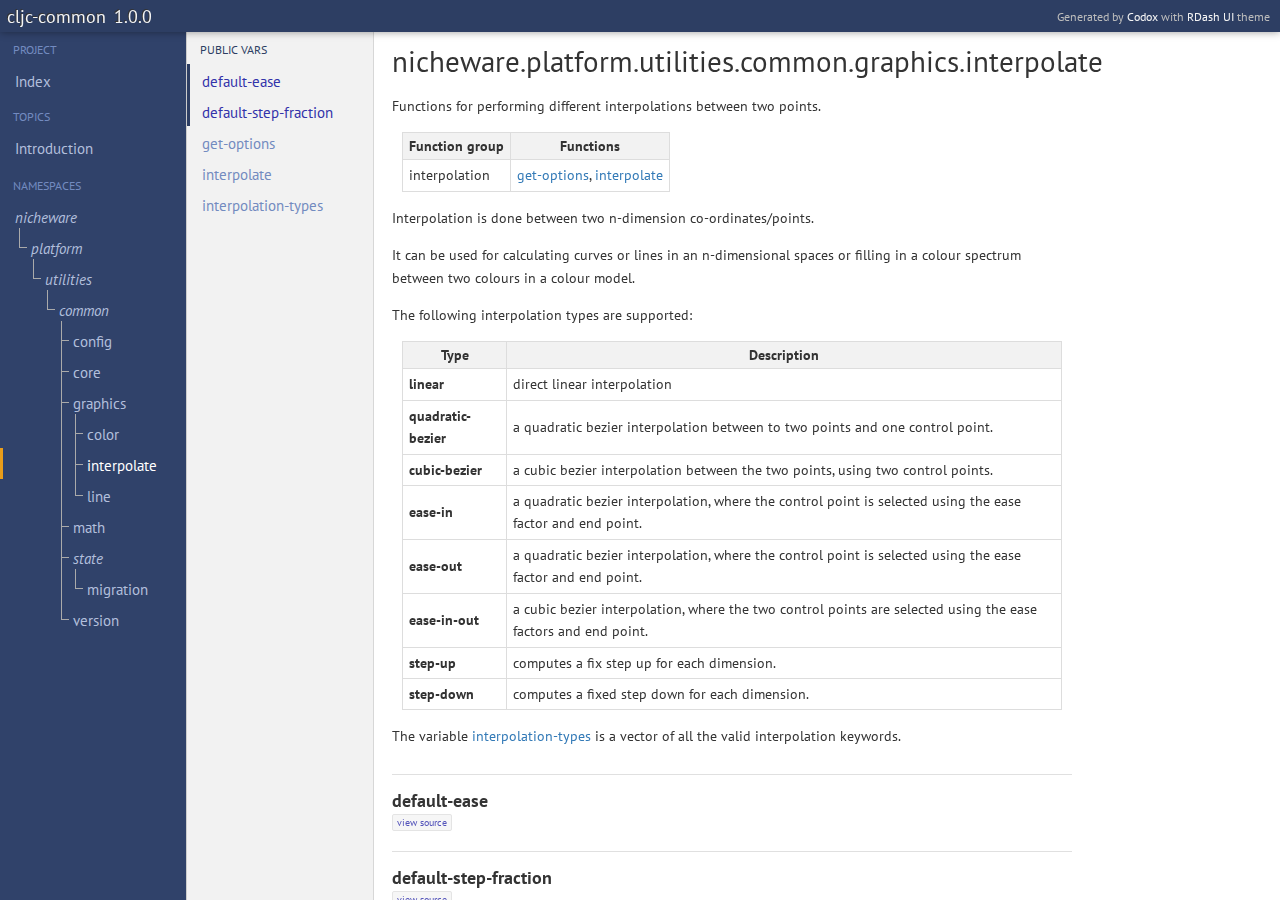
<file: nicheware.platform.utilities.common.graphics.interpolate.html>
<!DOCTYPE html PUBLIC ""
    "">
<html><head><meta charset="UTF-8" /><title>nicheware.platform.utilities.common.graphics.interpolate documentation</title><link rel="stylesheet" type="text/css" href="css/default.css" /><link rel="stylesheet" type="text/css" href="highlight/solarized-light.css" /><script type="text/javascript" src="highlight/highlight.min.js"></script><script type="text/javascript" src="js/jquery.min.js"></script><script type="text/javascript" src="js/page_effects.js"></script><script>hljs.initHighlightingOnLoad();</script><link rel="stylesheet" type="text/css" href="css/tree.css" /></head><body><div id="header"><h2>Generated by <a href="https://github.com/weavejester/codox">Codox</a> with <a href="https://github.com/xsc/codox-theme-rdash">RDash UI</a> theme</h2><h1><a href="index.html"><span class="project-title"><span class="project-name">cljc-common</span> <span class="project-version">1.0.0</span></span></a></h1></div><div class="sidebar primary"><h3 class="no-link"><span class="inner">Project</span></h3><ul class="index-link"><li class="depth-1 "><a href="index.html"><div class="inner">Index</div></a></li></ul><h3 class="no-link"><span class="inner">Topics</span></h3><ul><li class="depth-1 "><a href="intro.html"><div class="inner"><span>Introduction</span></div></a></li></ul><h3 class="no-link"><span class="inner">Namespaces</span></h3><ul><li class="depth-1"><div class="no-link"><div class="inner"><span class="tree"><span class="top"></span><span class="bottom"></span></span><span>nicheware</span></div></div></li><li class="depth-2"><div class="no-link"><div class="inner"><span class="tree"><span class="top"></span><span class="bottom"></span></span><span>platform</span></div></div></li><li class="depth-3"><div class="no-link"><div class="inner"><span class="tree"><span class="top"></span><span class="bottom"></span></span><span>utilities</span></div></div></li><li class="depth-4"><div class="no-link"><div class="inner"><span class="tree"><span class="top"></span><span class="bottom"></span></span><span>common</span></div></div></li><li class="depth-5 branch"><a href="nicheware.platform.utilities.common.config.html"><div class="inner"><span class="tree"><span class="top"></span><span class="bottom"></span></span><span>config</span></div></a></li><li class="depth-5 branch"><a href="nicheware.platform.utilities.common.core.html"><div class="inner"><span class="tree"><span class="top"></span><span class="bottom"></span></span><span>core</span></div></a></li><li class="depth-5"><a href="nicheware.platform.utilities.common.graphics.html"><div class="inner"><span class="tree"><span class="top"></span><span class="bottom"></span></span><span>graphics</span></div></a></li><li class="depth-6 branch"><a href="nicheware.platform.utilities.common.graphics.color.html"><div class="inner"><span class="tree"><span class="top"></span><span class="bottom"></span></span><span>color</span></div></a></li><li class="depth-6 branch current"><a href="nicheware.platform.utilities.common.graphics.interpolate.html"><div class="inner"><span class="tree"><span class="top"></span><span class="bottom"></span></span><span>interpolate</span></div></a></li><li class="depth-6"><a href="nicheware.platform.utilities.common.graphics.line.html"><div class="inner"><span class="tree"><span class="top"></span><span class="bottom"></span></span><span>line</span></div></a></li><li class="depth-5 branch"><a href="nicheware.platform.utilities.common.math.html"><div class="inner"><span class="tree" style="top: -114px;"><span class="top" style="height: 123px;"></span><span class="bottom"></span></span><span>math</span></div></a></li><li class="depth-5"><div class="no-link"><div class="inner"><span class="tree"><span class="top"></span><span class="bottom"></span></span><span>state</span></div></div></li><li class="depth-6"><a href="nicheware.platform.utilities.common.state.migration.html"><div class="inner"><span class="tree"><span class="top"></span><span class="bottom"></span></span><span>migration</span></div></a></li><li class="depth-5"><a href="nicheware.platform.utilities.common.version.html"><div class="inner"><span class="tree" style="top: -52px;"><span class="top" style="height: 61px;"></span><span class="bottom"></span></span><span>version</span></div></a></li></ul></div><div class="sidebar secondary"><h3><a href="#top"><span class="inner">Public Vars</span></a></h3><ul><li class="depth-1"><a href="nicheware.platform.utilities.common.graphics.interpolate.html#var-default-ease"><div class="inner"><span>default-ease</span></div></a></li><li class="depth-1"><a href="nicheware.platform.utilities.common.graphics.interpolate.html#var-default-step-fraction"><div class="inner"><span>default-step-fraction</span></div></a></li><li class="depth-1"><a href="nicheware.platform.utilities.common.graphics.interpolate.html#var-get-options"><div class="inner"><span>get-options</span></div></a></li><li class="depth-1"><a href="nicheware.platform.utilities.common.graphics.interpolate.html#var-interpolate"><div class="inner"><span>interpolate</span></div></a></li><li class="depth-1"><a href="nicheware.platform.utilities.common.graphics.interpolate.html#var-interpolation-types"><div class="inner"><span>interpolation-types</span></div></a></li></ul></div><div class="namespace-docs" id="content"><h1 class="anchor" id="top">nicheware.platform.utilities.common.graphics.interpolate</h1><div class="doc"><div class="markdown"><p>Functions for performing different interpolations between two points.</p>
<table>
  <thead>
    <tr>
      <th>Function group</th>
      <th>Functions</th>
    </tr>
  </thead>
  <tbody>
    <tr>
      <td>interpolation</td>
      <td><a href="nicheware.platform.utilities.common.graphics.interpolate.html#var-get-options">get-options</a>, <a href="nicheware.platform.utilities.common.graphics.interpolate.html#var-interpolate">interpolate</a></td>
    </tr>
  </tbody>
</table>
<p>Interpolation is done between two n-dimension co-ordinates/points.</p>
<p>It can be used for calculating curves or lines in an n-dimensional spaces or filling in a colour spectrum between two colours in a colour model.</p>
<p>The following interpolation types are supported:</p>
<table>
  <thead>
    <tr>
      <th>Type</th>
      <th>Description</th>
    </tr>
  </thead>
  <tbody>
    <tr>
      <td><strong>linear</strong></td>
      <td>direct linear interpolation</td>
    </tr>
    <tr>
      <td><strong>quadratic-bezier</strong></td>
      <td>a quadratic bezier interpolation between to two points and one control point.</td>
    </tr>
    <tr>
      <td><strong>cubic-bezier</strong></td>
      <td>a cubic bezier interpolation between the two points, using two control points.</td>
    </tr>
    <tr>
      <td><strong>ease-in</strong></td>
      <td>a quadratic bezier interpolation, where the control point is selected using the ease factor and end point.</td>
    </tr>
    <tr>
      <td><strong>ease-out</strong></td>
      <td>a quadratic bezier interpolation, where the control point is selected using the ease factor and end point.</td>
    </tr>
    <tr>
      <td><strong>ease-in-out</strong></td>
      <td>a cubic bezier interpolation, where the two control points are selected using the ease factors and end point.</td>
    </tr>
    <tr>
      <td><strong>step-up</strong></td>
      <td>computes a fix step up for each dimension.</td>
    </tr>
    <tr>
      <td><strong>step-down</strong></td>
      <td>computes a fixed step down for each dimension.</td>
    </tr>
  </tbody>
</table>
<p>The variable <a href="nicheware.platform.utilities.common.graphics.interpolate.html#var-interpolation-types">interpolation-types</a> is a vector of all the valid interpolation keywords.</p></div></div><div class="public anchor" id="var-default-ease"><h3>default-ease</h3><div class="usage"></div><div class="doc"><div class="markdown"></div></div><div class="src-link"><a href="https://github.com/nicheware/cljc-common/blob/master/src/cljc/nicheware/platform/utilities/common/graphics/interpolate.cljc#L35">view source</a></div></div><div class="public anchor" id="var-default-step-fraction"><h3>default-step-fraction</h3><div class="usage"></div><div class="doc"><div class="markdown"></div></div><div class="src-link"><a href="https://github.com/nicheware/cljc-common/blob/master/src/cljc/nicheware/platform/utilities/common/graphics/interpolate.cljc#L36">view source</a></div></div><div class="public anchor" id="var-get-options"><h3>get-options</h3><div class="usage"><code>(get-options options)</code><code>(get-options options start end)</code></div><div class="doc"><div class="markdown"><p>Get options for use in interpolation by merging defaults with given options.</p>
<ul>
  <li>options: User provided options which will override (merge with) the default options.</li>
  <li>start: 3 arity optional argument. Start control point for interpolation. vector of co-ordindates.</li>
  <li>end: 3 arity optional argument. End control point for interpolation. vector of co-ordindates.</li>
  <li>returns: map of options used for interpolation.</li>
</ul>
<p>Default options:</p>
<pre><code class="clojure">{:type :linear
 :ease default-ease
 :control1 start
 :control2 end
 :step {:fraction default-step-fraction :ranges end}}
</code></pre></div></div><div class="src-link"><a href="https://github.com/nicheware/cljc-common/blob/master/src/cljc/nicheware/platform/utilities/common/graphics/interpolate.cljc#L41">view source</a></div></div><div class="public anchor" id="var-interpolate"><h3>interpolate</h3><h4 class="type">multimethod</h4><div class="usage"></div><div class="doc"><div class="markdown"><p>Performs interpolation between the two given points, creating the specified  number of interleaving points. The type of interpolation is determined by the  options argument, of which the :type field will determine the type of interpolation used.</p>
<ul>
  <li>start: n-dimension vector marking start of transformation</li>
  <li>end: n-dimension vector marking end of transformation</li>
  <li>num-points: Number of interleaving points between start and end to return, using the interpolation function defined by options</li>
  <li>options: Set of options defining attributes of the interpolation function to be used. See below</li>
  <li>returns: vector of n-dimension vector, with each of the num-points entries being along the interpolation space.</li>
</ul>
<p>Options is of the form:</p>
<pre><code class="clojure"> {:type :linear | :ease-in | :ease-out | :ease-in-out | :cubic-bezier | :quadratic-bezier | :step-up | :step-down
  :control1 [...]  - Control point 1 (eg quadratic-bezier and cubic-bezier)
  :control2 [...]  - Control point 2 (eg cubic-bezier)
  :ease &lt;0 to 0.5&gt; - ratio of easing. Defaults to 0.42
  :step { :fraction &lt;0 to 1&gt;  - What fraction of range for each co-ord to step up or down
          :ranges [x x x x]}  - Range of each dimension incoming points,
                                used to calculate a different step per dimension
  :active-dimensions [true|false  ...] - Indicate which dimension to modify during interpolation
                                         Any not modified will use the value of the start for that dimension.
}
</code></pre></div></div><div class="src-link"><a href="https://github.com/nicheware/cljc-common/blob/master/src/cljc/nicheware/platform/utilities/common/graphics/interpolate.cljc#L83">view source</a></div></div><div class="public anchor" id="var-interpolation-types"><h3>interpolation-types</h3><div class="usage"></div><div class="doc"><div class="markdown"></div></div><div class="src-link"><a href="https://github.com/nicheware/cljc-common/blob/master/src/cljc/nicheware/platform/utilities/common/graphics/interpolate.cljc#L37">view source</a></div></div></div></body></html>
</file>
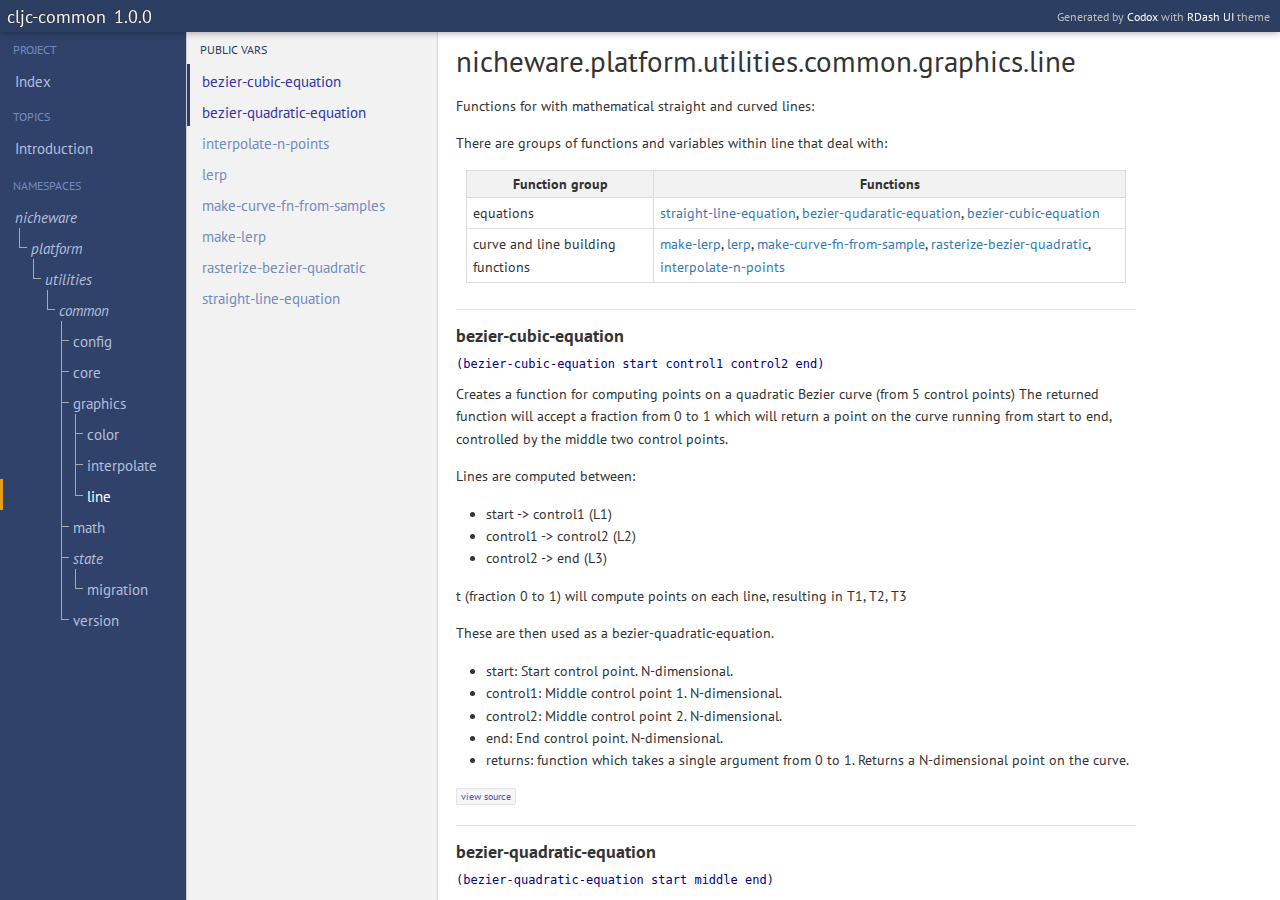
<file: nicheware.platform.utilities.common.graphics.line.html>
<!DOCTYPE html PUBLIC ""
    "">
<html><head><meta charset="UTF-8" /><title>nicheware.platform.utilities.common.graphics.line documentation</title><link rel="stylesheet" type="text/css" href="css/default.css" /><link rel="stylesheet" type="text/css" href="highlight/solarized-light.css" /><script type="text/javascript" src="highlight/highlight.min.js"></script><script type="text/javascript" src="js/jquery.min.js"></script><script type="text/javascript" src="js/page_effects.js"></script><script>hljs.initHighlightingOnLoad();</script><link rel="stylesheet" type="text/css" href="css/tree.css" /></head><body><div id="header"><h2>Generated by <a href="https://github.com/weavejester/codox">Codox</a> with <a href="https://github.com/xsc/codox-theme-rdash">RDash UI</a> theme</h2><h1><a href="index.html"><span class="project-title"><span class="project-name">cljc-common</span> <span class="project-version">1.0.0</span></span></a></h1></div><div class="sidebar primary"><h3 class="no-link"><span class="inner">Project</span></h3><ul class="index-link"><li class="depth-1 "><a href="index.html"><div class="inner">Index</div></a></li></ul><h3 class="no-link"><span class="inner">Topics</span></h3><ul><li class="depth-1 "><a href="intro.html"><div class="inner"><span>Introduction</span></div></a></li></ul><h3 class="no-link"><span class="inner">Namespaces</span></h3><ul><li class="depth-1"><div class="no-link"><div class="inner"><span class="tree"><span class="top"></span><span class="bottom"></span></span><span>nicheware</span></div></div></li><li class="depth-2"><div class="no-link"><div class="inner"><span class="tree"><span class="top"></span><span class="bottom"></span></span><span>platform</span></div></div></li><li class="depth-3"><div class="no-link"><div class="inner"><span class="tree"><span class="top"></span><span class="bottom"></span></span><span>utilities</span></div></div></li><li class="depth-4"><div class="no-link"><div class="inner"><span class="tree"><span class="top"></span><span class="bottom"></span></span><span>common</span></div></div></li><li class="depth-5 branch"><a href="nicheware.platform.utilities.common.config.html"><div class="inner"><span class="tree"><span class="top"></span><span class="bottom"></span></span><span>config</span></div></a></li><li class="depth-5 branch"><a href="nicheware.platform.utilities.common.core.html"><div class="inner"><span class="tree"><span class="top"></span><span class="bottom"></span></span><span>core</span></div></a></li><li class="depth-5"><a href="nicheware.platform.utilities.common.graphics.html"><div class="inner"><span class="tree"><span class="top"></span><span class="bottom"></span></span><span>graphics</span></div></a></li><li class="depth-6 branch"><a href="nicheware.platform.utilities.common.graphics.color.html"><div class="inner"><span class="tree"><span class="top"></span><span class="bottom"></span></span><span>color</span></div></a></li><li class="depth-6 branch"><a href="nicheware.platform.utilities.common.graphics.interpolate.html"><div class="inner"><span class="tree"><span class="top"></span><span class="bottom"></span></span><span>interpolate</span></div></a></li><li class="depth-6 current"><a href="nicheware.platform.utilities.common.graphics.line.html"><div class="inner"><span class="tree"><span class="top"></span><span class="bottom"></span></span><span>line</span></div></a></li><li class="depth-5 branch"><a href="nicheware.platform.utilities.common.math.html"><div class="inner"><span class="tree" style="top: -114px;"><span class="top" style="height: 123px;"></span><span class="bottom"></span></span><span>math</span></div></a></li><li class="depth-5"><div class="no-link"><div class="inner"><span class="tree"><span class="top"></span><span class="bottom"></span></span><span>state</span></div></div></li><li class="depth-6"><a href="nicheware.platform.utilities.common.state.migration.html"><div class="inner"><span class="tree"><span class="top"></span><span class="bottom"></span></span><span>migration</span></div></a></li><li class="depth-5"><a href="nicheware.platform.utilities.common.version.html"><div class="inner"><span class="tree" style="top: -52px;"><span class="top" style="height: 61px;"></span><span class="bottom"></span></span><span>version</span></div></a></li></ul></div><div class="sidebar secondary"><h3><a href="#top"><span class="inner">Public Vars</span></a></h3><ul><li class="depth-1"><a href="nicheware.platform.utilities.common.graphics.line.html#var-bezier-cubic-equation"><div class="inner"><span>bezier-cubic-equation</span></div></a></li><li class="depth-1"><a href="nicheware.platform.utilities.common.graphics.line.html#var-bezier-quadratic-equation"><div class="inner"><span>bezier-quadratic-equation</span></div></a></li><li class="depth-1"><a href="nicheware.platform.utilities.common.graphics.line.html#var-interpolate-n-points"><div class="inner"><span>interpolate-n-points</span></div></a></li><li class="depth-1"><a href="nicheware.platform.utilities.common.graphics.line.html#var-lerp"><div class="inner"><span>lerp</span></div></a></li><li class="depth-1"><a href="nicheware.platform.utilities.common.graphics.line.html#var-make-curve-fn-from-samples"><div class="inner"><span>make-curve-fn-from-samples</span></div></a></li><li class="depth-1"><a href="nicheware.platform.utilities.common.graphics.line.html#var-make-lerp"><div class="inner"><span>make-lerp</span></div></a></li><li class="depth-1"><a href="nicheware.platform.utilities.common.graphics.line.html#var-rasterize-bezier-quadratic"><div class="inner"><span>rasterize-bezier-quadratic</span></div></a></li><li class="depth-1"><a href="nicheware.platform.utilities.common.graphics.line.html#var-straight-line-equation"><div class="inner"><span>straight-line-equation</span></div></a></li></ul></div><div class="namespace-docs" id="content"><h1 class="anchor" id="top">nicheware.platform.utilities.common.graphics.line</h1><div class="doc"><div class="markdown"><p>Functions for with mathematical straight and curved lines:</p>
<p>There are groups of functions and variables within line that deal with:</p>
<table>
  <thead>
    <tr>
      <th>Function group</th>
      <th>Functions</th>
    </tr>
  </thead>
  <tbody>
    <tr>
      <td>equations</td>
      <td><a href="nicheware.platform.utilities.common.graphics.line.html#var-straight-line-equation">straight-line-equation</a>, <a href="null">bezier-qudaratic-equation</a>, <a href="nicheware.platform.utilities.common.graphics.line.html#var-bezier-cubic-equation">bezier-cubic-equation</a></td>
    </tr>
    <tr>
      <td>curve and line building functions</td>
      <td><a href="nicheware.platform.utilities.common.graphics.line.html#var-make-lerp">make-lerp</a>, <a href="nicheware.platform.utilities.common.graphics.line.html#var-lerp">lerp</a>, <a href="null">make-curve-fn-from-sample</a>, <a href="nicheware.platform.utilities.common.graphics.line.html#var-rasterize-bezier-quadratic">rasterize-bezier-quadratic</a>, <a href="nicheware.platform.utilities.common.graphics.line.html#var-interpolate-n-points">interpolate-n-points</a></td>
    </tr>
  </tbody>
</table></div></div><div class="public anchor" id="var-bezier-cubic-equation"><h3>bezier-cubic-equation</h3><div class="usage"><code>(bezier-cubic-equation start control1 control2 end)</code></div><div class="doc"><div class="markdown"><p>Creates a function for computing points on a quadratic Bezier curve (from 5 control points) The returned function will accept a fraction from 0 to 1 which will return a point on the curve running from start to end, controlled by the middle two control points.</p>
<p>Lines are computed between:</p>
<ul>
  <li>start -&gt; control1 (L1)</li>
  <li>control1 -&gt; control2 (L2)</li>
  <li>control2 -&gt; end (L3)</li>
</ul>
<p>t (fraction 0 to 1) will compute points on each line, resulting in T1, T2, T3</p>
<p>These are then used as a bezier-quadratic-equation.</p>
<ul>
  <li>start: Start control point. N-dimensional.</li>
  <li>control1: Middle control point 1. N-dimensional.</li>
  <li>control2: Middle control point 2. N-dimensional.</li>
  <li>end: End control point. N-dimensional.</li>
  <li>returns: function which takes a single argument from 0 to 1. Returns a N-dimensional point on the curve.</li>
</ul></div></div><div class="src-link"><a href="https://github.com/nicheware/cljc-common/blob/master/src/cljc/nicheware/platform/utilities/common/graphics/line.cljc#L82">view source</a></div></div><div class="public anchor" id="var-bezier-quadratic-equation"><h3>bezier-quadratic-equation</h3><div class="usage"><code>(bezier-quadratic-equation start middle end)</code></div><div class="doc"><div class="markdown"><p>Creates a function for computing points on a quadratic Bezier curve (from 3 control points)</p>
<p>The returned function will accept a fraction from 0 to 1 which will return a point on the curve running from start to end, controlled by the middle.</p>
<p>The middle point is used to calculate a line between the start and end point. The fraction then computes a point along each of these lines, which will be the tangent to the point on the curve. The point is the fraction of this resulting line.</p>
<ul>
  <li>start: Start control point. N-dimensional.</li>
  <li>middle: Middle control point. N-dimensional.</li>
  <li>end: End control point. N-dimensional.</li>
  <li>returns: function which takes a single argument from 0 to 1. Returns a N-dimensional point on the curve.</li>
</ul></div></div><div class="src-link"><a href="https://github.com/nicheware/cljc-common/blob/master/src/cljc/nicheware/platform/utilities/common/graphics/line.cljc#L59">view source</a></div></div><div class="public anchor" id="var-interpolate-n-points"><h3>interpolate-n-points</h3><div class="usage"><code>(interpolate-n-points interpolation-fn points)</code></div><div class="doc"><div class="markdown"><p>Compute the given number of points between start and end. This will divide the curve into points + 1 sections, and gives the curve value for n points.</p>
<ul>
  <li>interpolation-fn: Curve interpolation function which should accept t, as value form 0 to 1</li>
  <li>points: An integer number of points to interpolate evenly using the function.</li>
</ul></div></div><div class="src-link"><a href="https://github.com/nicheware/cljc-common/blob/master/src/cljc/nicheware/platform/utilities/common/graphics/line.cljc#L183">view source</a></div></div><div class="public anchor" id="var-lerp"><h3>lerp</h3><div class="usage"><code>(lerp point1 point2 fraction)</code></div><div class="doc"><div class="markdown"><p>Calculates the point [x y …] that is fraction between the two given points (of any dimension).</p>
<p>Does multi-dimension vector calculations, not just 2-D points.</p>
<ul>
  <li>point1: N-dimensional point.</li>
  <li>point2: N-dimensional point.</li>
  <li>fraction is a float from 0 to 1.0.</li>
  <li>returns: point that ios specified fraciont between point1 and point2. Co-ords will be floats and the same dimension as the incoming points.</li>
</ul></div></div><div class="src-link"><a href="https://github.com/nicheware/cljc-common/blob/master/src/cljc/nicheware/platform/utilities/common/graphics/line.cljc#L30">view source</a></div></div><div class="public anchor" id="var-make-curve-fn-from-samples"><h3>make-curve-fn-from-samples</h3><div class="usage"><code>(make-curve-fn-from-samples sample-points)</code></div><div class="doc"><div class="markdown"><p>Creates a function to return a Y value given an X for points on a curve where the curve is represented by the given set of [x y] points</p>
<p>Finds the two points either size of the given X and then finds points on line between the known points.</p>
<ul>
  <li>sample-points: Collection of points (each point is vector <code>[x y]</code>) which are all on a curve.</li>
  <li>returns: function that takes single X argument and returns the correponding Y point on the curve defined by the sample-points.  Function Returns nil if given X is outside the min and max X of the sample points.</li>
</ul></div></div><div class="src-link"><a href="https://github.com/nicheware/cljc-common/blob/master/src/cljc/nicheware/platform/utilities/common/graphics/line.cljc#L116">view source</a></div></div><div class="public anchor" id="var-make-lerp"><h3>make-lerp</h3><div class="usage"><code>(make-lerp point1 point2)</code></div><div class="doc"><div class="markdown"><p>Create a function that  calculates the co-ordinate [x y, …] that is fraction between the two given co-ordinates.</p>
<ul>
  <li>fraction is a float from 0 to 1.0.</li>
  <li>returns: point co-ords will be floats</li>
</ul></div></div><div class="src-link"><a href="https://github.com/nicheware/cljc-common/blob/master/src/cljc/nicheware/platform/utilities/common/graphics/line.cljc#L18">view source</a></div></div><div class="public anchor" id="var-rasterize-bezier-quadratic"><h3>rasterize-bezier-quadratic</h3><div class="usage"><code>(rasterize-bezier-quadratic [x1 y1 :as start] [x2 y2 :as end] middle)</code><code>(rasterize-bezier-quadratic [x1 y1 :as start] [x2 y2 :as end] [x3 y3 :as middle] x-start x-end)</code></div><div class="doc"><div class="markdown"><p>Rasterizes the bezier curve defined by the given start, end and middle control points.</p>
<p>Will return a value for each int x between the start x and end x.</p>
<p>As curve points can extend beyond the start and end point, it allows for an optional x-start and x-end to be specified for the rasterized curve, to generate a wider range of points.</p>
<p>These default to the start and end x.</p>
<ul>
  <li>start: Start point defining bezier curve. <code>[x y]</code></li>
  <li>end: End point defining bezier curve. <code>[x y]</code></li>
  <li>middle: Middle control point defining bezier curve. <code>[x y]</code></li>
  <li>x-start: Optional starting X for generated points. Defaults to x of start.</li>
  <li>x-end: Optional ending X for generated points. Defaults to x of end.</li>
  <li>returns: lazy sequence of points, one for each x from x-start to x-end. <code>[x y]</code></li>
</ul></div></div><div class="src-link"><a href="https://github.com/nicheware/cljc-common/blob/master/src/cljc/nicheware/platform/utilities/common/graphics/line.cljc#L150">view source</a></div></div><div class="public anchor" id="var-straight-line-equation"><h3>straight-line-equation</h3><div class="usage"><code>(straight-line-equation [x1 y1 :as start] [x2 y2 :as end])</code></div><div class="doc"><div class="markdown"><p>Given two points will create a line equation function.</p>
<ul>
  <li>start: Vector of start point on the line. <code>[x y]</code></li>
  <li>end: Vector of end point on the line. <code>[x y]</code></li>
  <li>returns: function that calculates points on the line. The function will take any X and return the Y corresponding to the point on the line.  The Y result will be a float</li>
</ul></div></div><div class="src-link"><a href="https://github.com/nicheware/cljc-common/blob/master/src/cljc/nicheware/platform/utilities/common/graphics/line.cljc#L46">view source</a></div></div></div></body></html>
</file>
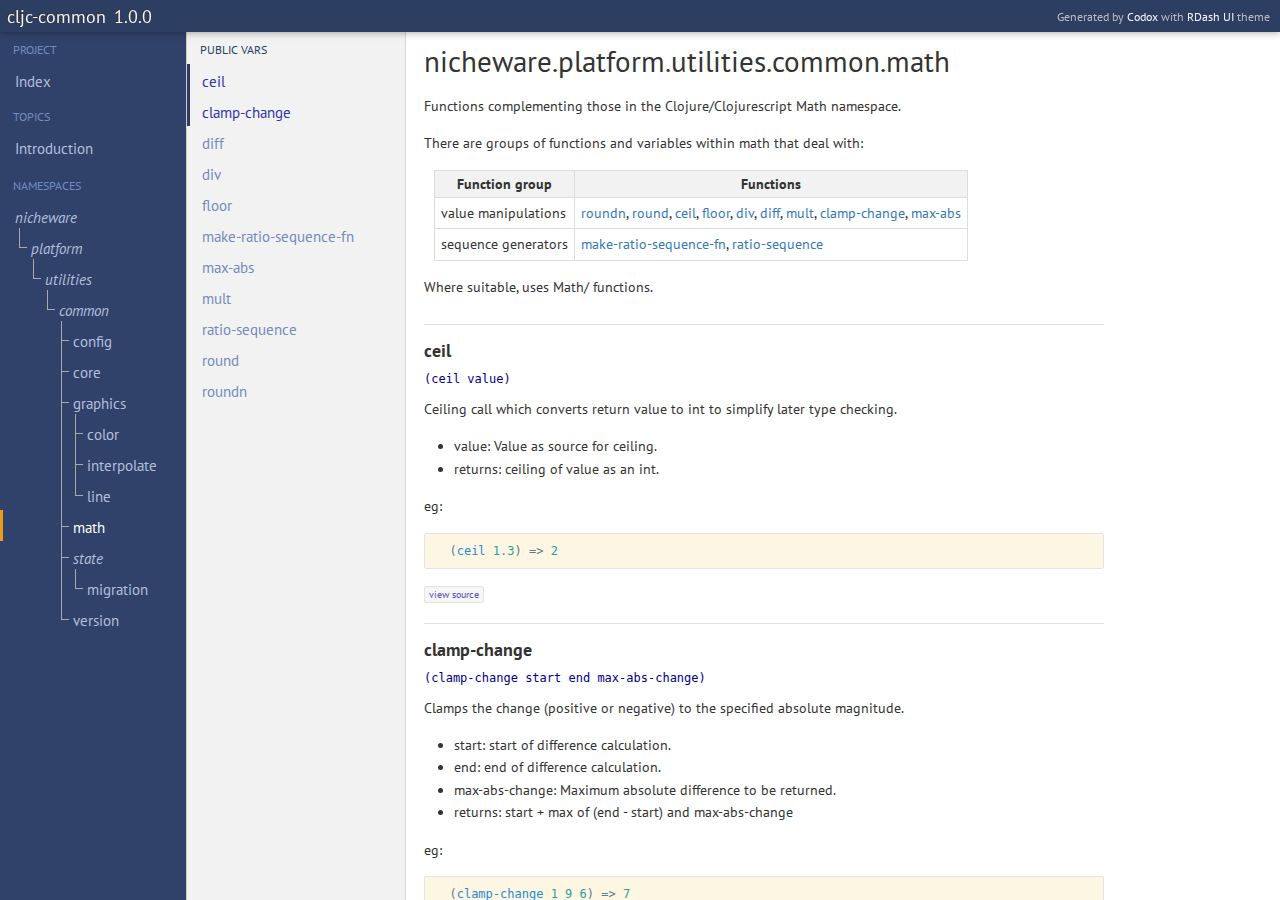
<file: nicheware.platform.utilities.common.math.html>
<!DOCTYPE html PUBLIC ""
    "">
<html><head><meta charset="UTF-8" /><title>nicheware.platform.utilities.common.math documentation</title><link rel="stylesheet" type="text/css" href="css/default.css" /><link rel="stylesheet" type="text/css" href="highlight/solarized-light.css" /><script type="text/javascript" src="highlight/highlight.min.js"></script><script type="text/javascript" src="js/jquery.min.js"></script><script type="text/javascript" src="js/page_effects.js"></script><script>hljs.initHighlightingOnLoad();</script><link rel="stylesheet" type="text/css" href="css/tree.css" /></head><body><div id="header"><h2>Generated by <a href="https://github.com/weavejester/codox">Codox</a> with <a href="https://github.com/xsc/codox-theme-rdash">RDash UI</a> theme</h2><h1><a href="index.html"><span class="project-title"><span class="project-name">cljc-common</span> <span class="project-version">1.0.0</span></span></a></h1></div><div class="sidebar primary"><h3 class="no-link"><span class="inner">Project</span></h3><ul class="index-link"><li class="depth-1 "><a href="index.html"><div class="inner">Index</div></a></li></ul><h3 class="no-link"><span class="inner">Topics</span></h3><ul><li class="depth-1 "><a href="intro.html"><div class="inner"><span>Introduction</span></div></a></li></ul><h3 class="no-link"><span class="inner">Namespaces</span></h3><ul><li class="depth-1"><div class="no-link"><div class="inner"><span class="tree"><span class="top"></span><span class="bottom"></span></span><span>nicheware</span></div></div></li><li class="depth-2"><div class="no-link"><div class="inner"><span class="tree"><span class="top"></span><span class="bottom"></span></span><span>platform</span></div></div></li><li class="depth-3"><div class="no-link"><div class="inner"><span class="tree"><span class="top"></span><span class="bottom"></span></span><span>utilities</span></div></div></li><li class="depth-4"><div class="no-link"><div class="inner"><span class="tree"><span class="top"></span><span class="bottom"></span></span><span>common</span></div></div></li><li class="depth-5 branch"><a href="nicheware.platform.utilities.common.config.html"><div class="inner"><span class="tree"><span class="top"></span><span class="bottom"></span></span><span>config</span></div></a></li><li class="depth-5 branch"><a href="nicheware.platform.utilities.common.core.html"><div class="inner"><span class="tree"><span class="top"></span><span class="bottom"></span></span><span>core</span></div></a></li><li class="depth-5"><a href="nicheware.platform.utilities.common.graphics.html"><div class="inner"><span class="tree"><span class="top"></span><span class="bottom"></span></span><span>graphics</span></div></a></li><li class="depth-6 branch"><a href="nicheware.platform.utilities.common.graphics.color.html"><div class="inner"><span class="tree"><span class="top"></span><span class="bottom"></span></span><span>color</span></div></a></li><li class="depth-6 branch"><a href="nicheware.platform.utilities.common.graphics.interpolate.html"><div class="inner"><span class="tree"><span class="top"></span><span class="bottom"></span></span><span>interpolate</span></div></a></li><li class="depth-6"><a href="nicheware.platform.utilities.common.graphics.line.html"><div class="inner"><span class="tree"><span class="top"></span><span class="bottom"></span></span><span>line</span></div></a></li><li class="depth-5 branch current"><a href="nicheware.platform.utilities.common.math.html"><div class="inner"><span class="tree" style="top: -114px;"><span class="top" style="height: 123px;"></span><span class="bottom"></span></span><span>math</span></div></a></li><li class="depth-5"><div class="no-link"><div class="inner"><span class="tree"><span class="top"></span><span class="bottom"></span></span><span>state</span></div></div></li><li class="depth-6"><a href="nicheware.platform.utilities.common.state.migration.html"><div class="inner"><span class="tree"><span class="top"></span><span class="bottom"></span></span><span>migration</span></div></a></li><li class="depth-5"><a href="nicheware.platform.utilities.common.version.html"><div class="inner"><span class="tree" style="top: -52px;"><span class="top" style="height: 61px;"></span><span class="bottom"></span></span><span>version</span></div></a></li></ul></div><div class="sidebar secondary"><h3><a href="#top"><span class="inner">Public Vars</span></a></h3><ul><li class="depth-1"><a href="nicheware.platform.utilities.common.math.html#var-ceil"><div class="inner"><span>ceil</span></div></a></li><li class="depth-1"><a href="nicheware.platform.utilities.common.math.html#var-clamp-change"><div class="inner"><span>clamp-change</span></div></a></li><li class="depth-1"><a href="nicheware.platform.utilities.common.math.html#var-diff"><div class="inner"><span>diff</span></div></a></li><li class="depth-1"><a href="nicheware.platform.utilities.common.math.html#var-div"><div class="inner"><span>div</span></div></a></li><li class="depth-1"><a href="nicheware.platform.utilities.common.math.html#var-floor"><div class="inner"><span>floor</span></div></a></li><li class="depth-1"><a href="nicheware.platform.utilities.common.math.html#var-make-ratio-sequence-fn"><div class="inner"><span>make-ratio-sequence-fn</span></div></a></li><li class="depth-1"><a href="nicheware.platform.utilities.common.math.html#var-max-abs"><div class="inner"><span>max-abs</span></div></a></li><li class="depth-1"><a href="nicheware.platform.utilities.common.math.html#var-mult"><div class="inner"><span>mult</span></div></a></li><li class="depth-1"><a href="nicheware.platform.utilities.common.math.html#var-ratio-sequence"><div class="inner"><span>ratio-sequence</span></div></a></li><li class="depth-1"><a href="nicheware.platform.utilities.common.math.html#var-round"><div class="inner"><span>round</span></div></a></li><li class="depth-1"><a href="nicheware.platform.utilities.common.math.html#var-roundn"><div class="inner"><span>roundn</span></div></a></li></ul></div><div class="namespace-docs" id="content"><h1 class="anchor" id="top">nicheware.platform.utilities.common.math</h1><div class="doc"><div class="markdown"><p>Functions complementing those in the Clojure/Clojurescript Math namespace.</p>
<p>There are groups of functions and variables within math that deal with:</p>
<table>
  <thead>
    <tr>
      <th>Function group</th>
      <th>Functions</th>
    </tr>
  </thead>
  <tbody>
    <tr>
      <td>value manipulations</td>
      <td><a href="nicheware.platform.utilities.common.math.html#var-roundn">roundn</a>, <a href="nicheware.platform.utilities.common.math.html#var-round">round</a>, <a href="nicheware.platform.utilities.common.math.html#var-ceil">ceil</a>, <a href="nicheware.platform.utilities.common.math.html#var-floor">floor</a>, <a href="nicheware.platform.utilities.common.math.html#var-div">div</a>, <a href="nicheware.platform.utilities.common.math.html#var-diff">diff</a>, <a href="nicheware.platform.utilities.common.math.html#var-mult">mult</a>, <a href="nicheware.platform.utilities.common.math.html#var-clamp-change">clamp-change</a>, <a href="nicheware.platform.utilities.common.math.html#var-max-abs">max-abs</a></td>
    </tr>
    <tr>
      <td>sequence generators</td>
      <td><a href="nicheware.platform.utilities.common.math.html#var-make-ratio-sequence-fn">make-ratio-sequence-fn</a>, <a href="nicheware.platform.utilities.common.math.html#var-ratio-sequence">ratio-sequence</a></td>
    </tr>
  </tbody>
</table>
<p>Where suitable, uses Math/ functions.</p></div></div><div class="public anchor" id="var-ceil"><h3>ceil</h3><div class="usage"><code>(ceil value)</code></div><div class="doc"><div class="markdown"><p>Ceiling call which converts return value to int to simplify later type checking.</p>
<ul>
  <li>value: Value as source for ceiling.</li>
  <li>returns: ceiling of value as an int.</li>
</ul>
<p>eg:</p>
<pre><code class="clojure">  (ceil 1.3) =&gt; 2
</code></pre></div></div><div class="src-link"><a href="https://github.com/nicheware/cljc-common/blob/master/src/cljc/nicheware/platform/utilities/common/math.cljc#L42">view source</a></div></div><div class="public anchor" id="var-clamp-change"><h3>clamp-change</h3><div class="usage"><code>(clamp-change start end max-abs-change)</code></div><div class="doc"><div class="markdown"><p>Clamps the change (positive or negative) to the specified absolute magnitude.</p>
<ul>
  <li>start: start of difference calculation.</li>
  <li>end: end of difference calculation.</li>
  <li>max-abs-change: Maximum absolute difference to be returned.</li>
  <li>returns: start + max of (end - start) and max-abs-change</li>
</ul>
<p>eg:</p>
<pre><code class="clojure">  (clamp-change 1 9 6) =&gt; 7
  (clamp-change 9 1 6) =&gt; 3
  (clamp-change 1 9 10) =&gt; 9
</code></pre></div></div><div class="src-link"><a href="https://github.com/nicheware/cljc-common/blob/master/src/cljc/nicheware/platform/utilities/common/math.cljc#L115">view source</a></div></div><div class="public anchor" id="var-diff"><h3>diff</h3><div class="usage"><code>(diff value1 value2)</code></div><div class="doc"><div class="markdown"><p>Absolute difference.</p>
<ul>
  <li>values1: First value to be used in difference.</li>
  <li>value2: Second value to be used in difference.</li>
  <li>returns: abs(value2 - value1)</li>
</ul>
<p>eg:</p>
<pre><code class="clojure">  (diff 1 2) =&gt; 1
</code></pre></div></div><div class="src-link"><a href="https://github.com/nicheware/cljc-common/blob/master/src/cljc/nicheware/platform/utilities/common/math.cljc#L85">view source</a></div></div><div class="public anchor" id="var-div"><h3>div</h3><div class="usage"><code>(div numer denom)</code></div><div class="doc"><div class="markdown"><p>Do division in format consistent between ClojureScript (which has no ratio) and Clojure.</p>
<ul>
  <li>numer: Numerator for division.</li>
  <li>denom: Denominator for division.</li>
  <li>returns: float of result of division. (java.lang.Double for JVM)</li>
</ul>
<p>eg:</p>
<pre><code class="clojure">  (div 1 2) =&gt; 0.5
</code></pre></div></div><div class="src-link"><a href="https://github.com/nicheware/cljc-common/blob/master/src/cljc/nicheware/platform/utilities/common/math.cljc#L70">view source</a></div></div><div class="public anchor" id="var-floor"><h3>floor</h3><div class="usage"><code>(floor value)</code></div><div class="doc"><div class="markdown"><p>Floor call which converts return value to int to simplify later type checking.</p>
<ul>
  <li>value: Value as source for floor.</li>
  <li>returns: floor of value as an int.</li>
</ul>
<p>eg:</p>
<pre><code class="clojure">  (floor 1.7) =&gt; 1
</code></pre></div></div><div class="src-link"><a href="https://github.com/nicheware/cljc-common/blob/master/src/cljc/nicheware/platform/utilities/common/math.cljc#L56">view source</a></div></div><div class="public anchor" id="var-make-ratio-sequence-fn"><h3>make-ratio-sequence-fn</h3><div class="usage"><code>(make-ratio-sequence-fn ratio total)</code></div><div class="doc"><div class="markdown"><p>Creates a function which accepts arguments 0, 1, ….n  generating a sequence where each value is a progressive ratio of the supplied total.</p>
<p>eg ratio = 0.5, total 10, then</p>
<ul>
  <li>initial point is half of total (0.5)</li>
  <li>next point is half of remaining distance (7.5)</li>
  <li>next is half again of remaining (8.75) etc</li>
</ul>
<p>f(x) = f(x-1) + ratio * (total - f(x-1))</p>
<ul>
  <li>ratio: float value used to compute next point between current point and total.</li>
  <li>total: end value used to computer intermediate point. No value will be greater than this.</li>
  <li>returns: a function that accepts a single int argument, indicating which nth value is required.  Will compute ratio n times, starting between 0 and total, and then taking result as new starting point.</li>
</ul></div></div><div class="src-link"><a href="https://github.com/nicheware/cljc-common/blob/master/src/cljc/nicheware/platform/utilities/common/math.cljc#L158">view source</a></div></div><div class="public anchor" id="var-max-abs"><h3>max-abs</h3><div class="usage"><code>(max-abs val1 val2)</code></div><div class="doc"><div class="markdown"><p>Return whichever value is the biggest absolute value, retaining the sign on the returned value.</p>
<ul>
  <li>val1: First input value to compare against.</li>
  <li>val2: Second input value to compare against.</li>
  <li>returns: either val1 or val2, whichever has biggest absolute value.</li>
</ul>
<p>eg:</p>
<pre><code class="clojure">max-abs(-1 -2) =&gt; -2
max-abs(1 2)   =&gt; 2
max-abs(1 -2)  =&gt; -2
</code></pre></div></div><div class="src-link"><a href="https://github.com/nicheware/cljc-common/blob/master/src/cljc/nicheware/platform/utilities/common/math.cljc#L136">view source</a></div></div><div class="public anchor" id="var-mult"><h3>mult</h3><div class="usage"><code>(mult arg1 arg2)</code></div><div class="doc"><div class="markdown"><p>Multiply to 4 decimal places.</p>
<ul>
  <li>arg1: first arg to be multiplied.</li>
  <li>arg2: second arg to be multiplied.</li>
  <li>returns: arg1 * arg2 with precision of 4.</li>
</ul>
<p>eg:</p>
<pre><code class="clojure">  (mult 1.74 2.887) =&gt; 5.0234
</code></pre></div></div><div class="src-link"><a href="https://github.com/nicheware/cljc-common/blob/master/src/cljc/nicheware/platform/utilities/common/math.cljc#L100">view source</a></div></div><div class="public anchor" id="var-ratio-sequence"><h3>ratio-sequence</h3><div class="usage"><code>(ratio-sequence ratio start end)</code></div><div class="doc"><div class="markdown"><p>Makes a lazy infinite sequence from the ratio function, producing values  starting at start and getting closer to end (but never reaching).</p>
<ul>
  <li>ratio: float value used to compute next point between current point and end.</li>
  <li>start: initial value in sequence</li>
  <li>end: End value, which will never be reached.</li>
  <li>returns: lazy sequence of points between start and end, approaching end using ratio. see <a href="nicheware.platform.utilities.common.math.html#var-make-ratio-sequence-fn">make-ratio-sequence-fn</a> for details on function used to produce points.</li>
</ul>
<p>eg:</p>
<pre><code class="clojure">(take 10 (ratio-sequence 0.5 0 20))
 =&gt;
(0 10.0 15.0 17.5 18.75 19.375 19.6875 19.84375 19.921875 19.9609375)
</code></pre></div></div><div class="src-link"><a href="https://github.com/nicheware/cljc-common/blob/master/src/cljc/nicheware/platform/utilities/common/math.cljc#L190">view source</a></div></div><div class="public anchor" id="var-round"><h3>round</h3><div class="usage"><code>(round value)</code></div><div class="doc"><div class="markdown"><p>Rounds a value, handling floats and ints and always returning an int.</p>
<ul>
  <li>value: Value to be rounded. Can be float or int.</li>
  <li>returns: rounded value as an int.</li>
</ul></div></div><div class="src-link"><a href="https://github.com/nicheware/cljc-common/blob/master/src/cljc/nicheware/platform/utilities/common/math.cljc#L34">view source</a></div></div><div class="public anchor" id="var-roundn"><h3>roundn</h3><div class="usage"><code>(roundn precision num)</code></div><div class="doc"><div class="markdown"><p>Rounds a float to the given precision.</p>
<ul>
  <li>precision: Number of decimal places to round to. 0 will result in int.</li>
  <li>num: float to be rounded.</li>
  <li>returns: num rounded to precision.</li>
</ul>
<p>eg:</p>
<pre><code class="clojure">(roundn 1.54364 3) =&gt; 1.544
</code></pre></div></div><div class="src-link"><a href="https://github.com/nicheware/cljc-common/blob/master/src/cljc/nicheware/platform/utilities/common/math.cljc#L18">view source</a></div></div></div></body></html>
</file>
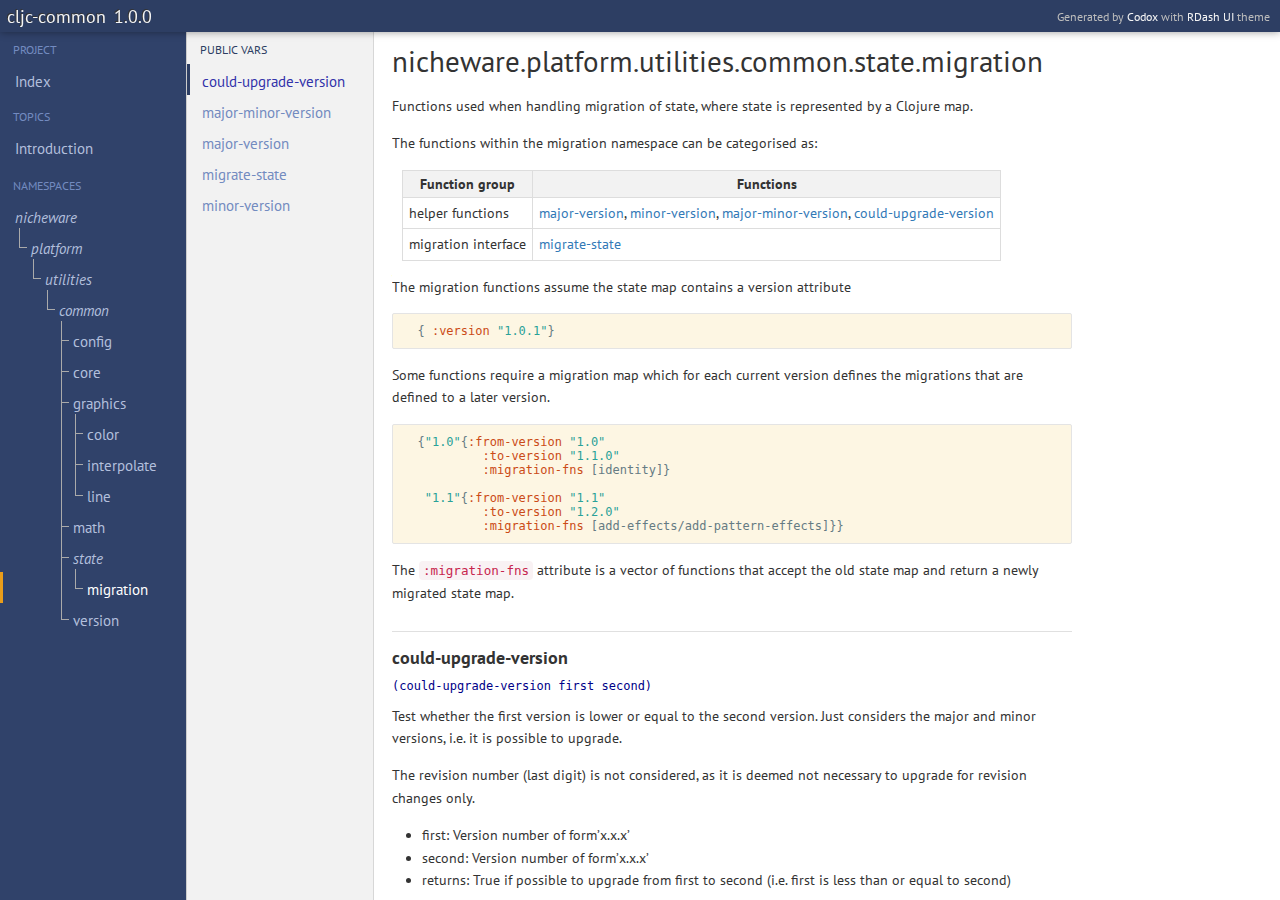
<file: nicheware.platform.utilities.common.state.migration.html>
<!DOCTYPE html PUBLIC ""
    "">
<html><head><meta charset="UTF-8" /><title>nicheware.platform.utilities.common.state.migration documentation</title><link rel="stylesheet" type="text/css" href="css/default.css" /><link rel="stylesheet" type="text/css" href="highlight/solarized-light.css" /><script type="text/javascript" src="highlight/highlight.min.js"></script><script type="text/javascript" src="js/jquery.min.js"></script><script type="text/javascript" src="js/page_effects.js"></script><script>hljs.initHighlightingOnLoad();</script><link rel="stylesheet" type="text/css" href="css/tree.css" /></head><body><div id="header"><h2>Generated by <a href="https://github.com/weavejester/codox">Codox</a> with <a href="https://github.com/xsc/codox-theme-rdash">RDash UI</a> theme</h2><h1><a href="index.html"><span class="project-title"><span class="project-name">cljc-common</span> <span class="project-version">1.0.0</span></span></a></h1></div><div class="sidebar primary"><h3 class="no-link"><span class="inner">Project</span></h3><ul class="index-link"><li class="depth-1 "><a href="index.html"><div class="inner">Index</div></a></li></ul><h3 class="no-link"><span class="inner">Topics</span></h3><ul><li class="depth-1 "><a href="intro.html"><div class="inner"><span>Introduction</span></div></a></li></ul><h3 class="no-link"><span class="inner">Namespaces</span></h3><ul><li class="depth-1"><div class="no-link"><div class="inner"><span class="tree"><span class="top"></span><span class="bottom"></span></span><span>nicheware</span></div></div></li><li class="depth-2"><div class="no-link"><div class="inner"><span class="tree"><span class="top"></span><span class="bottom"></span></span><span>platform</span></div></div></li><li class="depth-3"><div class="no-link"><div class="inner"><span class="tree"><span class="top"></span><span class="bottom"></span></span><span>utilities</span></div></div></li><li class="depth-4"><div class="no-link"><div class="inner"><span class="tree"><span class="top"></span><span class="bottom"></span></span><span>common</span></div></div></li><li class="depth-5 branch"><a href="nicheware.platform.utilities.common.config.html"><div class="inner"><span class="tree"><span class="top"></span><span class="bottom"></span></span><span>config</span></div></a></li><li class="depth-5 branch"><a href="nicheware.platform.utilities.common.core.html"><div class="inner"><span class="tree"><span class="top"></span><span class="bottom"></span></span><span>core</span></div></a></li><li class="depth-5"><a href="nicheware.platform.utilities.common.graphics.html"><div class="inner"><span class="tree"><span class="top"></span><span class="bottom"></span></span><span>graphics</span></div></a></li><li class="depth-6 branch"><a href="nicheware.platform.utilities.common.graphics.color.html"><div class="inner"><span class="tree"><span class="top"></span><span class="bottom"></span></span><span>color</span></div></a></li><li class="depth-6 branch"><a href="nicheware.platform.utilities.common.graphics.interpolate.html"><div class="inner"><span class="tree"><span class="top"></span><span class="bottom"></span></span><span>interpolate</span></div></a></li><li class="depth-6"><a href="nicheware.platform.utilities.common.graphics.line.html"><div class="inner"><span class="tree"><span class="top"></span><span class="bottom"></span></span><span>line</span></div></a></li><li class="depth-5 branch"><a href="nicheware.platform.utilities.common.math.html"><div class="inner"><span class="tree" style="top: -114px;"><span class="top" style="height: 123px;"></span><span class="bottom"></span></span><span>math</span></div></a></li><li class="depth-5"><div class="no-link"><div class="inner"><span class="tree"><span class="top"></span><span class="bottom"></span></span><span>state</span></div></div></li><li class="depth-6 current"><a href="nicheware.platform.utilities.common.state.migration.html"><div class="inner"><span class="tree"><span class="top"></span><span class="bottom"></span></span><span>migration</span></div></a></li><li class="depth-5"><a href="nicheware.platform.utilities.common.version.html"><div class="inner"><span class="tree" style="top: -52px;"><span class="top" style="height: 61px;"></span><span class="bottom"></span></span><span>version</span></div></a></li></ul></div><div class="sidebar secondary"><h3><a href="#top"><span class="inner">Public Vars</span></a></h3><ul><li class="depth-1"><a href="nicheware.platform.utilities.common.state.migration.html#var-could-upgrade-version"><div class="inner"><span>could-upgrade-version</span></div></a></li><li class="depth-1"><a href="nicheware.platform.utilities.common.state.migration.html#var-major-minor-version"><div class="inner"><span>major-minor-version</span></div></a></li><li class="depth-1"><a href="nicheware.platform.utilities.common.state.migration.html#var-major-version"><div class="inner"><span>major-version</span></div></a></li><li class="depth-1"><a href="nicheware.platform.utilities.common.state.migration.html#var-migrate-state"><div class="inner"><span>migrate-state</span></div></a></li><li class="depth-1"><a href="nicheware.platform.utilities.common.state.migration.html#var-minor-version"><div class="inner"><span>minor-version</span></div></a></li></ul></div><div class="namespace-docs" id="content"><h1 class="anchor" id="top">nicheware.platform.utilities.common.state.migration</h1><div class="doc"><div class="markdown"><p>Functions used when handling migration of state, where state is represented by a Clojure map.</p>
<p>The functions within the migration namespace can be categorised as:</p>
<table>
  <thead>
    <tr>
      <th>Function group</th>
      <th>Functions</th>
    </tr>
  </thead>
  <tbody>
    <tr>
      <td>helper functions</td>
      <td><a href="nicheware.platform.utilities.common.state.migration.html#var-major-version">major-version</a>, <a href="nicheware.platform.utilities.common.state.migration.html#var-minor-version">minor-version</a>, <a href="nicheware.platform.utilities.common.state.migration.html#var-major-minor-version">major-minor-version</a>, <a href="nicheware.platform.utilities.common.state.migration.html#var-could-upgrade-version">could-upgrade-version</a></td>
    </tr>
    <tr>
      <td>migration interface</td>
      <td><a href="nicheware.platform.utilities.common.state.migration.html#var-migrate-state">migrate-state</a></td>
    </tr>
  </tbody>
</table>
<p>The migration functions assume the state map contains a version attribute</p>
<pre><code class="clojure">  { :version "1.0.1"}
</code></pre>
<p>Some functions require a migration map which for each current version defines the migrations that are defined  to a later version.</p>
<pre><code class="clojure">  {"1.0"{:from-version "1.0"
           :to-version "1.1.0"
           :migration-fns [identity]}

   "1.1"{:from-version "1.1"
           :to-version "1.2.0"
           :migration-fns [add-effects/add-pattern-effects]}}
</code></pre>
<p>The <code>:migration-fns</code> attribute is a vector of functions that accept the old state map and return a newly migrated state map.</p></div></div><div class="public anchor" id="var-could-upgrade-version"><h3>could-upgrade-version</h3><div class="usage"><code>(could-upgrade-version first second)</code></div><div class="doc"><div class="markdown"><p>Test whether the first version is lower or equal to the second version. Just considers the major and minor versions, i.e. it is possible to upgrade.</p>
<p>The revision number (last digit) is not considered, as it is deemed not necessary to upgrade for revision changes only.</p>
<ul>
  <li>first: Version number of form’x.x.x’</li>
  <li>second: Version number of form’x.x.x’</li>
  <li>returns: True if possible to upgrade from first to second (i.e. first is less than or equal to second)</li>
</ul></div></div><div class="src-link"><a href="https://github.com/nicheware/cljc-common/blob/master/src/cljc/nicheware/platform/utilities/common/state/migration.cljc#L75">view source</a></div></div><div class="public anchor" id="var-major-minor-version"><h3>major-minor-version</h3><div class="usage"><code>(major-minor-version version)</code></div><div class="doc"><div class="markdown"><p>Returns the major minor version string, removing any revision number (if present)</p>
<p>eg:</p>
<pre><code class="clojure">(major-minor-version "2.3.1") =&gt; "2.3"
(major-minor-version "1.1") =&gt; "1.1"
</code></pre></div></div><div class="src-link"><a href="https://github.com/nicheware/cljc-common/blob/master/src/cljc/nicheware/platform/utilities/common/state/migration.cljc#L51">view source</a></div></div><div class="public anchor" id="var-major-version"><h3>major-version</h3><div class="usage"><code>(major-version version)</code></div><div class="doc"><div class="markdown"><p>Extracts the major version as an int from a version string of the form ‘x.x.x’</p>
<ul>
  <li>version: version number string of the form ‘x.x.x’ or ‘x.x’</li>
  <li>returns: The major version (first x) as an int. nil if not a valid version number.</li>
</ul></div></div><div class="src-link"><a href="https://github.com/nicheware/cljc-common/blob/master/src/cljc/nicheware/platform/utilities/common/state/migration.cljc#L41">view source</a></div></div><div class="public anchor" id="var-migrate-state"><h3>migrate-state</h3><div class="usage"><code>(migrate-state {:keys [version], :as incoming-state} target-version migrations)</code></div><div class="doc"><div class="markdown"><p>Migrate state from its existing version to the goal version using the  supplied migration functions.</p>
<ul>
  <li>incoming-state: Current state including the version number. <code>{:version "1.2", ...}</code></li>
  <li>target-version: New version state should migrate to. eg <code>"1.3.1"</code></li>
  <li>migrations: Map defining migrations for different source and target versions. See below.</li>
  <li>returns: a new state map, upgraded to the target-version.</li>
</ul>
<p>migrations:</p>
<pre><code class="clojure">{&lt;source-migration-version&gt; {:from-version :to-version :migration-fns[]]}}
</code></pre>
<p><code>:migration-fns</code> is a vector of functions that when applied in order will accept a state map conforming to the <code>:from-version</code> state  schema, and will return a new state map conforming to the <code>:to-version</code> schema.</p>
<p>migrate-state will work out which migrations need to be applied to convert the state to the eventual target version.</p></div></div><div class="src-link"><a href="https://github.com/nicheware/cljc-common/blob/master/src/cljc/nicheware/platform/utilities/common/state/migration.cljc#L97">view source</a></div></div><div class="public anchor" id="var-minor-version"><h3>minor-version</h3><div class="usage"><code>(minor-version version)</code></div><div class="doc"><div class="markdown"><p>Extracts the minor version as an int from a version string of the form ‘x.x.x’</p>
<ul>
  <li>version: version number string of the form ‘x.x.x’ or ‘x.x’</li>
  <li>returns: The minor version (second x) as an int. nil if not a valid version number.</li>
</ul></div></div><div class="src-link"><a href="https://github.com/nicheware/cljc-common/blob/master/src/cljc/nicheware/platform/utilities/common/state/migration.cljc#L65">view source</a></div></div></div></body></html>
</file>
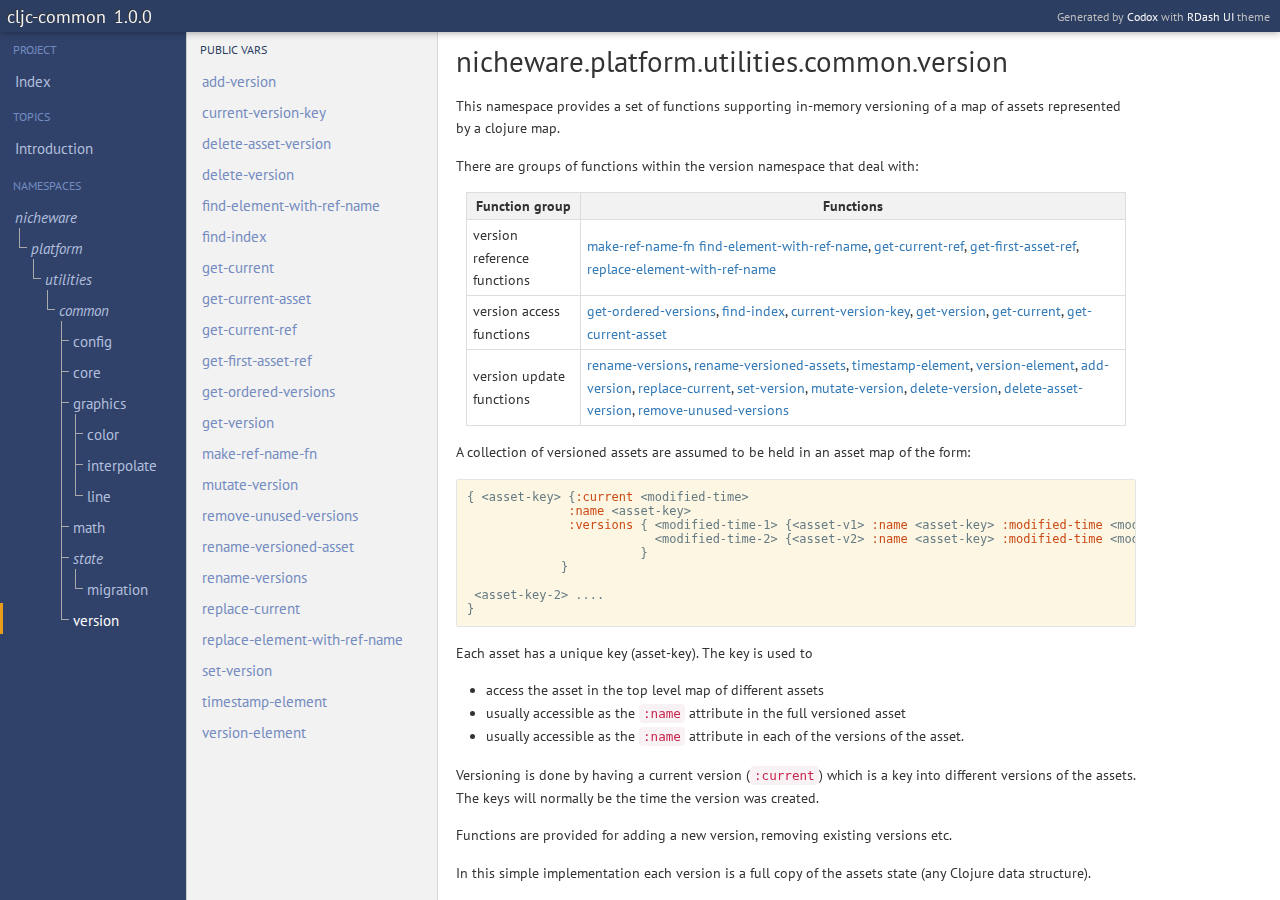
<file: nicheware.platform.utilities.common.version.html>
<!DOCTYPE html PUBLIC ""
    "">
<html><head><meta charset="UTF-8" /><title>nicheware.platform.utilities.common.version documentation</title><link rel="stylesheet" type="text/css" href="css/default.css" /><link rel="stylesheet" type="text/css" href="highlight/solarized-light.css" /><script type="text/javascript" src="highlight/highlight.min.js"></script><script type="text/javascript" src="js/jquery.min.js"></script><script type="text/javascript" src="js/page_effects.js"></script><script>hljs.initHighlightingOnLoad();</script><link rel="stylesheet" type="text/css" href="css/tree.css" /></head><body><div id="header"><h2>Generated by <a href="https://github.com/weavejester/codox">Codox</a> with <a href="https://github.com/xsc/codox-theme-rdash">RDash UI</a> theme</h2><h1><a href="index.html"><span class="project-title"><span class="project-name">cljc-common</span> <span class="project-version">1.0.0</span></span></a></h1></div><div class="sidebar primary"><h3 class="no-link"><span class="inner">Project</span></h3><ul class="index-link"><li class="depth-1 "><a href="index.html"><div class="inner">Index</div></a></li></ul><h3 class="no-link"><span class="inner">Topics</span></h3><ul><li class="depth-1 "><a href="intro.html"><div class="inner"><span>Introduction</span></div></a></li></ul><h3 class="no-link"><span class="inner">Namespaces</span></h3><ul><li class="depth-1"><div class="no-link"><div class="inner"><span class="tree"><span class="top"></span><span class="bottom"></span></span><span>nicheware</span></div></div></li><li class="depth-2"><div class="no-link"><div class="inner"><span class="tree"><span class="top"></span><span class="bottom"></span></span><span>platform</span></div></div></li><li class="depth-3"><div class="no-link"><div class="inner"><span class="tree"><span class="top"></span><span class="bottom"></span></span><span>utilities</span></div></div></li><li class="depth-4"><div class="no-link"><div class="inner"><span class="tree"><span class="top"></span><span class="bottom"></span></span><span>common</span></div></div></li><li class="depth-5 branch"><a href="nicheware.platform.utilities.common.config.html"><div class="inner"><span class="tree"><span class="top"></span><span class="bottom"></span></span><span>config</span></div></a></li><li class="depth-5 branch"><a href="nicheware.platform.utilities.common.core.html"><div class="inner"><span class="tree"><span class="top"></span><span class="bottom"></span></span><span>core</span></div></a></li><li class="depth-5"><a href="nicheware.platform.utilities.common.graphics.html"><div class="inner"><span class="tree"><span class="top"></span><span class="bottom"></span></span><span>graphics</span></div></a></li><li class="depth-6 branch"><a href="nicheware.platform.utilities.common.graphics.color.html"><div class="inner"><span class="tree"><span class="top"></span><span class="bottom"></span></span><span>color</span></div></a></li><li class="depth-6 branch"><a href="nicheware.platform.utilities.common.graphics.interpolate.html"><div class="inner"><span class="tree"><span class="top"></span><span class="bottom"></span></span><span>interpolate</span></div></a></li><li class="depth-6"><a href="nicheware.platform.utilities.common.graphics.line.html"><div class="inner"><span class="tree"><span class="top"></span><span class="bottom"></span></span><span>line</span></div></a></li><li class="depth-5 branch"><a href="nicheware.platform.utilities.common.math.html"><div class="inner"><span class="tree" style="top: -114px;"><span class="top" style="height: 123px;"></span><span class="bottom"></span></span><span>math</span></div></a></li><li class="depth-5"><div class="no-link"><div class="inner"><span class="tree"><span class="top"></span><span class="bottom"></span></span><span>state</span></div></div></li><li class="depth-6"><a href="nicheware.platform.utilities.common.state.migration.html"><div class="inner"><span class="tree"><span class="top"></span><span class="bottom"></span></span><span>migration</span></div></a></li><li class="depth-5 current"><a href="nicheware.platform.utilities.common.version.html"><div class="inner"><span class="tree" style="top: -52px;"><span class="top" style="height: 61px;"></span><span class="bottom"></span></span><span>version</span></div></a></li></ul></div><div class="sidebar secondary"><h3><a href="#top"><span class="inner">Public Vars</span></a></h3><ul><li class="depth-1"><a href="nicheware.platform.utilities.common.version.html#var-add-version"><div class="inner"><span>add-version</span></div></a></li><li class="depth-1"><a href="nicheware.platform.utilities.common.version.html#var-current-version-key"><div class="inner"><span>current-version-key</span></div></a></li><li class="depth-1"><a href="nicheware.platform.utilities.common.version.html#var-delete-asset-version"><div class="inner"><span>delete-asset-version</span></div></a></li><li class="depth-1"><a href="nicheware.platform.utilities.common.version.html#var-delete-version"><div class="inner"><span>delete-version</span></div></a></li><li class="depth-1"><a href="nicheware.platform.utilities.common.version.html#var-find-element-with-ref-name"><div class="inner"><span>find-element-with-ref-name</span></div></a></li><li class="depth-1"><a href="nicheware.platform.utilities.common.version.html#var-find-index"><div class="inner"><span>find-index</span></div></a></li><li class="depth-1"><a href="nicheware.platform.utilities.common.version.html#var-get-current"><div class="inner"><span>get-current</span></div></a></li><li class="depth-1"><a href="nicheware.platform.utilities.common.version.html#var-get-current-asset"><div class="inner"><span>get-current-asset</span></div></a></li><li class="depth-1"><a href="nicheware.platform.utilities.common.version.html#var-get-current-ref"><div class="inner"><span>get-current-ref</span></div></a></li><li class="depth-1"><a href="nicheware.platform.utilities.common.version.html#var-get-first-asset-ref"><div class="inner"><span>get-first-asset-ref</span></div></a></li><li class="depth-1"><a href="nicheware.platform.utilities.common.version.html#var-get-ordered-versions"><div class="inner"><span>get-ordered-versions</span></div></a></li><li class="depth-1"><a href="nicheware.platform.utilities.common.version.html#var-get-version"><div class="inner"><span>get-version</span></div></a></li><li class="depth-1"><a href="nicheware.platform.utilities.common.version.html#var-make-ref-name-fn"><div class="inner"><span>make-ref-name-fn</span></div></a></li><li class="depth-1"><a href="nicheware.platform.utilities.common.version.html#var-mutate-version"><div class="inner"><span>mutate-version</span></div></a></li><li class="depth-1"><a href="nicheware.platform.utilities.common.version.html#var-remove-unused-versions"><div class="inner"><span>remove-unused-versions</span></div></a></li><li class="depth-1"><a href="nicheware.platform.utilities.common.version.html#var-rename-versioned-asset"><div class="inner"><span>rename-versioned-asset</span></div></a></li><li class="depth-1"><a href="nicheware.platform.utilities.common.version.html#var-rename-versions"><div class="inner"><span>rename-versions</span></div></a></li><li class="depth-1"><a href="nicheware.platform.utilities.common.version.html#var-replace-current"><div class="inner"><span>replace-current</span></div></a></li><li class="depth-1"><a href="nicheware.platform.utilities.common.version.html#var-replace-element-with-ref-name"><div class="inner"><span>replace-element-with-ref-name</span></div></a></li><li class="depth-1"><a href="nicheware.platform.utilities.common.version.html#var-set-version"><div class="inner"><span>set-version</span></div></a></li><li class="depth-1"><a href="nicheware.platform.utilities.common.version.html#var-timestamp-element"><div class="inner"><span>timestamp-element</span></div></a></li><li class="depth-1"><a href="nicheware.platform.utilities.common.version.html#var-version-element"><div class="inner"><span>version-element</span></div></a></li></ul></div><div class="namespace-docs" id="content"><h1 class="anchor" id="top">nicheware.platform.utilities.common.version</h1><div class="doc"><div class="markdown"><p>This namespace provides a set of functions supporting in-memory versioning of a map of assets represented by a clojure map.</p>
<p>There are groups of functions within the version namespace that deal with:</p>
<table>
  <thead>
    <tr>
      <th>Function group</th>
      <th>Functions</th>
    </tr>
  </thead>
  <tbody>
    <tr>
      <td>version reference functions</td>
      <td><a href="nicheware.platform.utilities.common.version.html#var-make-ref-name-fn">make-ref-name-fn</a> <a href="nicheware.platform.utilities.common.version.html#var-find-element-with-ref-name">find-element-with-ref-name</a>, <a href="nicheware.platform.utilities.common.version.html#var-get-current-ref">get-current-ref</a>, <a href="nicheware.platform.utilities.common.version.html#var-get-first-asset-ref">get-first-asset-ref</a>, <a href="nicheware.platform.utilities.common.version.html#var-replace-element-with-ref-name">replace-element-with-ref-name</a></td>
    </tr>
    <tr>
      <td>version access functions</td>
      <td><a href="nicheware.platform.utilities.common.version.html#var-get-ordered-versions">get-ordered-versions</a>, <a href="nicheware.platform.utilities.common.version.html#var-find-index">find-index</a>, <a href="nicheware.platform.utilities.common.version.html#var-current-version-key">current-version-key</a>, <a href="nicheware.platform.utilities.common.version.html#var-get-version">get-version</a>, <a href="nicheware.platform.utilities.common.version.html#var-get-current">get-current</a>, <a href="nicheware.platform.utilities.common.version.html#var-get-current-asset">get-current-asset</a></td>
    </tr>
    <tr>
      <td>version update functions</td>
      <td><a href="nicheware.platform.utilities.common.version.html#var-rename-versions">rename-versions</a>, <a href="null">rename-versioned-assets</a>, <a href="nicheware.platform.utilities.common.version.html#var-timestamp-element">timestamp-element</a>, <a href="nicheware.platform.utilities.common.version.html#var-version-element">version-element</a>, <a href="nicheware.platform.utilities.common.version.html#var-add-version">add-version</a>, <a href="nicheware.platform.utilities.common.version.html#var-replace-current">replace-current</a>, <a href="nicheware.platform.utilities.common.version.html#var-set-version">set-version</a>, <a href="nicheware.platform.utilities.common.version.html#var-mutate-version">mutate-version</a>, <a href="nicheware.platform.utilities.common.version.html#var-delete-version">delete-version</a>, <a href="nicheware.platform.utilities.common.version.html#var-delete-asset-version">delete-asset-version</a>, <a href="nicheware.platform.utilities.common.version.html#var-remove-unused-versions">remove-unused-versions</a></td>
    </tr>
  </tbody>
</table>
<p>A collection of versioned assets are assumed to be held in an asset map of the form:</p>
<pre><code class="clojure">{ &lt;asset-key&gt; {:current &lt;modified-time&gt;
              :name &lt;asset-key&gt;
              :versions { &lt;modified-time-1&gt; {&lt;asset-v1&gt; :name &lt;asset-key&gt; :modified-time &lt;modified-time-1&gt; }
                          &lt;modified-time-2&gt; {&lt;asset-v2&gt; :name &lt;asset-key&gt; :modified-time &lt;modified-time-2&gt; }
                        }
             }

 &lt;asset-key-2&gt; ....
}
</code></pre>
<p>Each asset has a unique key (asset-key). The key is used to</p>
<ul>
  <li>access the asset in the top level map of different assets</li>
  <li>usually accessible as the <code>:name</code> attribute in the full versioned asset</li>
  <li>usually accessible as the <code>:name</code> attribute in each of the versions of the asset.</li>
</ul>
<p>Versioning is done by having a current version (<code>:current</code>) which is a key into different versions of the assets. The keys will normally be the time the version was created.</p>
<p>Functions are provided for adding a new version, removing existing versions etc.</p>
<p>In this simple implementation each version is a full copy of the assets state (any Clojure data structure).</p>
<p>It supports moving through past versions (or undo) simply by changing the modified time referenced by <code>:current</code>.</p>
<p>The functions also support the concept of a version reference, which is a vector of the form</p>
<pre><code class="clojure">[ &lt;asset-key&gt; &lt;version-number&gt;]
</code></pre>
<p>This would be used as reference pointer in any Clojure data type to reference a particular version of an asset.</p>
<p><code>version-number</code> is normally just the modified time.</p></div></div><div class="public anchor" id="var-add-version"><h3>add-version</h3><div class="usage"><code>(add-version versioned-asset element)</code></div><div class="doc"><div class="markdown"><p>Adds to the version list, if not already in the list, will append to the end. Becomes the new current version.</p>
<ul>
  <li>versioned-asset: Existing versioned asset, with map of current versions. <code>{:current &lt;mod-key-n&gt; :versions {&lt;mod-key-1&gt; {&lt;asset-1&gt; ...}}}</code></li>
  <li>element: New element to add to the list. Will set the <code>:modified-time</code> to be current time if not already set</li>
  <li>returns: versioned-asset with element added as the latest version (i.e. <code>:current</code> updated)</li>
</ul></div></div><div class="src-link"><a href="https://github.com/nicheware/cljc-common/blob/master/src/cljc/nicheware/platform/utilities/common/version.cljc#L245">view source</a></div></div><div class="public anchor" id="var-current-version-key"><h3>current-version-key</h3><div class="usage"><code>(current-version-key assets asset-key)</code></div><div class="doc"><div class="markdown"><p>Gets the current version key for the specified asset</p>
<ul>
  <li>assets: Map of assets, keyed by assets key, where each asset is versioned. <code>{&lt;asset-1-key&gt; {:current &lt;mod-time&gt; :versions {:mod-time-1 &lt;asset-v1&gt; ...}}}</code></li>
  <li>asset-key: Key into the asset map</li>
  <li>returns: The <code>:current</code> of the asset matching the given key. nil if asset not present.</li>
</ul></div></div><div class="src-link"><a href="https://github.com/nicheware/cljc-common/blob/master/src/cljc/nicheware/platform/utilities/common/version.cljc#L129">view source</a></div></div><div class="public anchor" id="var-delete-asset-version"><h3>delete-asset-version</h3><div class="usage"><code>(delete-asset-version versioned-asset {:keys [modified-time], :as asset})</code></div><div class="doc"><div class="markdown"><p>Same as delete version execpt it is given the version to be deleted rather than just  the version number (modified-time).</p>
<p>If the version is the current one, then current becomes on the remaining versions.</p>
<ul>
  <li>versioned-asset: Existing versioned asset, with map of current versions. <code>{:current &lt;mod-key&gt; :versions {&lt;mod-key-1&gt; {&lt;asset-1-data&gt;}}}</code></li>
  <li>asset: Asset to be removed. Must include a <code>:modified-time</code> key, to identify the version to be deleted.</li>
  <li>returns: updated versioned-asset, with version removed and <code>:current</code> updated if the current was deleted.</li>
</ul></div></div><div class="src-link"><a href="https://github.com/nicheware/cljc-common/blob/master/src/cljc/nicheware/platform/utilities/common/version.cljc#L323">view source</a></div></div><div class="public anchor" id="var-delete-version"><h3>delete-version</h3><div class="usage"><code>(delete-version {:keys [current versions], :as versioned-asset} version)</code></div><div class="doc"><div class="markdown"><p>Removes the specified version from the versioned asset. Ensures at least one asset version remains, (i.e, you cannot delete the last version) and that if the  deleted asset is current a new asset (first) is selected as current.</p>
<ul>
  <li>versioned-asset: Existing versioned asset, with map of current versions. <code>{:current &lt;mod-key&gt; :versions {&lt;mod-key-1&gt; {&lt;asset-1&gt;}}}</code></li>
  <li>version: The version to be removed, typically the modified time.</li>
  <li>returns: updated versioned-asset.</li>
</ul></div></div><div class="src-link"><a href="https://github.com/nicheware/cljc-common/blob/master/src/cljc/nicheware/platform/utilities/common/version.cljc#L307">view source</a></div></div><div class="public anchor" id="var-find-element-with-ref-name"><h3>find-element-with-ref-name</h3><div class="usage"><code>(find-element-with-ref-name vec ref-key name)</code></div><div class="doc"><div class="markdown"><p>Search’s a vector for the first element that has a version reference matching the given name.</p>
<p>Uses ref-key to determine which item in the element map is the version reference, then matches name against the first item of this reference.</p>
<p>Useful when searching for references to a versioned asset.</p>
<ul>
  <li>vec: Vector of elements. <code>[ {&lt;ref-key&gt; [&lt;asset-name&gt; &lt;asset-version] ...}, ...]</code></li>
  <li>ref-key: The key within each element in the vector that contains the version reference of the form <code>[&lt;asset-key&gt; &lt;version&gt;]</code></li>
  <li>name: The asset key to be matched.</li>
  <li>returns: The full element from vec which has a reference with that name.</li>
</ul></div></div><div class="src-link"><a href="https://github.com/nicheware/cljc-common/blob/master/src/cljc/nicheware/platform/utilities/common/version.cljc#L71">view source</a></div></div><div class="public anchor" id="var-find-index"><h3>find-index</h3><div class="usage"><code>(find-index versioned-asset {:keys [modified-time], :as element})</code></div><div class="doc"><div class="markdown"><p>Treats the versions within the versioned-assets as a vector of version modification times, from smallest to highest, and returns the index within that vector of the provided elements modified time.</p>
<ul>
  <li>versioned-asset: Versioned asset to be searched for versions. <code>{:versions {&lt;mod-key-1&gt; {&lt;asset-1&gt;}}}</code></li>
  <li>element: Uses the <code>:modified-time</code> attribute as the value to find the index of.</li>
  <li>returns index or nil if not found.</li>
</ul></div></div><div class="src-link"><a href="https://github.com/nicheware/cljc-common/blob/master/src/cljc/nicheware/platform/utilities/common/version.cljc#L114">view source</a></div></div><div class="public anchor" id="var-get-current"><h3>get-current</h3><div class="usage"><code>(get-current assets asset-key)</code></div><div class="doc"><div class="markdown"><p>Gets the current version of the asset with the given key.</p>
<ul>
  <li>assets: Maps of assets, keyed by asset key, where each asset is versioned. <code>{&lt;asset-1-key&gt; {:current &lt;mod-time&gt; :versions {:mod-time-1 &lt;asset-v1&gt; ...}}}</code></li>
  <li>asset-key: Key of the asset for which the current version required.</li>
  <li>returns: The current version of the asset.</li>
</ul></div></div><div class="src-link"><a href="https://github.com/nicheware/cljc-common/blob/master/src/cljc/nicheware/platform/utilities/common/version.cljc#L175">view source</a></div></div><div class="public anchor" id="var-get-current-asset"><h3>get-current-asset</h3><div class="usage"><code>(get-current-asset {:keys [current versions], :as versioned-asset})</code></div><div class="doc"><div class="markdown"><p>Gets the current version of the given versioned asset.</p>
<ul>
  <li>versioned-asset: Versioned asset to be searched for versions. <code>{:current &lt;mod-time&gt; :versions {&lt;mod-key-1&gt; {&lt;asset-1&gt;}}}</code></li>
  <li>returns: The current version of the asset.</li>
</ul></div></div><div class="src-link"><a href="https://github.com/nicheware/cljc-common/blob/master/src/cljc/nicheware/platform/utilities/common/version.cljc#L187">view source</a></div></div><div class="public anchor" id="var-get-current-ref"><h3>get-current-ref</h3><div class="usage"><code>(get-current-ref assets asset-key)</code></div><div class="doc"><div class="markdown"><p>Build an asset reference [name version] for the named asset using the current version</p>
<ul>
  <li>assets: Maps of assets, keyed by assets key, where each asset is versioned. <code>{&lt;asset-1-key&gt; {:current &lt;mod-time&gt; :versions {:mod-time-1 &lt;asset-v1&gt; ...}}}</code></li>
  <li>asset-key: Key into the asset map</li>
  <li>returns: A reference to the current version of the asset. Format is <code>[asset-key version]</code>. version is usually modified time.  if asset not in assets, reference will have nil as the version.</li>
</ul></div></div><div class="src-link"><a href="https://github.com/nicheware/cljc-common/blob/master/src/cljc/nicheware/platform/utilities/common/version.cljc#L140">view source</a></div></div><div class="public anchor" id="var-get-first-asset-ref"><h3>get-first-asset-ref</h3><div class="usage"><code>(get-first-asset-ref assets)</code></div><div class="doc"><div class="markdown"><p>Access the first asset in the asset map and then extracts the reference to the current version  for that asset</p>
<ul>
  <li>assets: Maps of assets, keyed by assets key, where each asset is versioned. <code>{&lt;asset-1-key&gt; {:current &lt;mod-time&gt; :versions {:mod-time-1 &lt;asset-v1&gt; ...}}}</code></li>
  <li>returns: A reference to the current version of the first asset. Format is <code>[asset-key version]</code>. version is usually modified time.</li>
</ul></div></div><div class="src-link"><a href="https://github.com/nicheware/cljc-common/blob/master/src/cljc/nicheware/platform/utilities/common/version.cljc#L152">view source</a></div></div><div class="public anchor" id="var-get-ordered-versions"><h3>get-ordered-versions</h3><div class="usage"><code>(get-ordered-versions {:keys [versions], :as versioned-asset})</code></div><div class="doc"><div class="markdown"><p>Extracts an ordered list of versions (from least to highest modified time) from the versioned-asset.</p>
<ul>
  <li>versioned-asset: Versioned asset to be searched for versions. <code>{:versions {&lt;mod-key-1&gt; {&lt;asset-1&gt;}}}</code></li>
  <li>returns: vector of versions (from smallest to highest) <code>[&lt;asset-1&gt; ...]</code>]</li>
</ul></div></div><div class="src-link"><a href="https://github.com/nicheware/cljc-common/blob/master/src/cljc/nicheware/platform/utilities/common/version.cljc#L104">view source</a></div></div><div class="public anchor" id="var-get-version"><h3>get-version</h3><div class="usage"><code>(get-version assets [asset-key version])</code></div><div class="doc"><div class="markdown"><p>Gets the specified version of the named asset</p>
<ul>
  <li>assets: Maps of assets, keyed by assets key, where each asset is versioned. <code>{&lt;asset-1-key&gt; {:current &lt;mod-time&gt; :versions {:mod-time-1 &lt;asset-v1&gt; ...}}}</code></li>
  <li>reference: Vector of the asset-key (or name) and the required version (usually modified-time). <code>[asset-key version]</code></li>
  <li>returns: the asset with the required key and version.</li>
</ul></div></div><div class="src-link"><a href="https://github.com/nicheware/cljc-common/blob/master/src/cljc/nicheware/platform/utilities/common/version.cljc#L164">view source</a></div></div><div class="public anchor" id="var-make-ref-name-fn"><h3>make-ref-name-fn</h3><div class="usage"><code>(make-ref-name-fn ref-key name)</code></div><div class="doc"><div class="markdown"><p>Makes a function that will test an element with a reference key item against the name (where name will match the first item of the ref-key value, i.e. the asset-key)</p>
<ul>
  <li>ref-key: The key in the element that contains the reference.</li>
  <li>name: The value of the name part (or asset-key) of the reference that the returned function will check</li>
  <li>returns: <code>fn(element)</code> where element should have a key of ref-key that is a reference <code>[asset-key version]</code> and the function will return true if the reference asset-key equals “name”</li>
</ul></div></div><div class="src-link"><a href="https://github.com/nicheware/cljc-common/blob/master/src/cljc/nicheware/platform/utilities/common/version.cljc#L60">view source</a></div></div><div class="public anchor" id="var-mutate-version"><h3>mutate-version</h3><div class="usage"><code>(mutate-version mutation versioned-asset asset)</code></div><div class="doc"><div class="markdown"><p>Updates the version by either replacing the current or adding a new version. The action taken depends on whether the current one has the same mutation as passed in. If the same we dont bother creating a new version and just replace current.</p>
<ul>
  <li>mutation: The data to be added to the asset using the <code>:mutation</code> key.</li>
  <li>versioned-asset: Existing versioned asset, with map of current versions. <code>{:current &lt;mod-key&gt; :versions {&lt;mod-key-1&gt; {&lt;asset-1&gt;}}}</code></li>
  <li>asset: asset data to have mutation added.</li>
  <li>returns: updated versioned-asset with the mutated asset added as a new and latest version, or if the current assest has the same mutation,  just replaced the current version with the new asset data.</li>
</ul></div></div><div class="src-link"><a href="https://github.com/nicheware/cljc-common/blob/master/src/cljc/nicheware/platform/utilities/common/version.cljc#L287">view source</a></div></div><div class="public anchor" id="var-remove-unused-versions"><h3>remove-unused-versions</h3><div class="usage"><code>(remove-unused-versions versioned-asset)</code><code>(remove-unused-versions {:keys [current versions], :as versioned-asset} pred-fn)</code></div><div class="doc"><div class="markdown"><p>Removes any unused versions. A used version is either current or marked as starred (has a <code>:starred</code> true attribute) or returns true to the optional given predicate function.</p>
<ul>
  <li>versioned-asset: Existing versioned asset, with map of current versions. <code>{:current &lt;mod-1&gt; :versions {&lt;mod-key-1 {:starred &lt;bool&gt; &lt;asset-1-data&gt;}}}</code></li>
  <li>pred-fn: optional last argument should accept the version and return true if used. Defaults to a function that is always false</li>
  <li>returns: versioned-asset with unused versions removed.</li>
</ul></div></div><div class="src-link"><a href="https://github.com/nicheware/cljc-common/blob/master/src/cljc/nicheware/platform/utilities/common/version.cljc#L338">view source</a></div></div><div class="public anchor" id="var-rename-versioned-asset"><h3>rename-versioned-asset</h3><div class="usage"><code>(rename-versioned-asset {:keys [versions], :as versioned-asset} new-name)</code></div><div class="doc"><div class="markdown"><p>Will change the top level name of the asset and change the name in all the versions of the asset.</p>
<ul>
  <li>versioned-asset: Versioned asset to be searched for versions. <code>{:current &lt;mod-time&gt; :name &lt;asset-key&gt; :versions {&lt;mod-key-1&gt; {:name &lt;asset-key&gt; ...}, &lt;mod-key-2&gt; {..} ...}}</code></li>
  <li>new-name: New name to use for the asset, and hence for each version.</li>
  <li>returns: updated versioned-asset map where the top level name and the name in the versions are modified to the new name.</li>
</ul></div></div><div class="src-link"><a href="https://github.com/nicheware/cljc-common/blob/master/src/cljc/nicheware/platform/utilities/common/version.cljc#L207">view source</a></div></div><div class="public anchor" id="var-rename-versions"><h3>rename-versions</h3><div class="usage"><code>(rename-versions versions new-name)</code></div><div class="doc"><div class="markdown"><p>Renames element in the versions map, modifying the <code>:name</code> attribute to the new name.</p>
<ul>
  <li>versions: Versions map, each entry to have name updated. <code>{&lt;mod-key-1&gt; {:name &lt;asset-key&gt; ...}, &lt;mod-key-2&gt; {..} ...}</code></li>
  <li>new-name: New name to use for the asset, and hence for each version.</li>
  <li>returns: updated version map where the name in the versions are modified to the new name.</li>
</ul></div></div><div class="src-link"><a href="https://github.com/nicheware/cljc-common/blob/master/src/cljc/nicheware/platform/utilities/common/version.cljc#L197">view source</a></div></div><div class="public anchor" id="var-replace-current"><h3>replace-current</h3><div class="usage"><code>(replace-current {:keys [current], :as versioned-asset} asset)</code></div><div class="doc"><div class="markdown"><p>Replaces the current version with the supplied version, but does not change any version number.</p>
<ul>
  <li>versioned-asset: Existing versioned asset, with map of current versions. <code>{:current &lt;mod-key&gt; :versions {&lt;mod-key-1&gt; {&lt;asset-1&gt;}}}</code></li>
  <li>asset: New asset to replace the existing current.</li>
  <li>returns: Updated versioned-asset.</li>
</ul>
<p>Should be used only when updates are to be made to the current version which you don’t want to affect versioning.</p></div></div><div class="src-link"><a href="https://github.com/nicheware/cljc-common/blob/master/src/cljc/nicheware/platform/utilities/common/version.cljc#L263">view source</a></div></div><div class="public anchor" id="var-replace-element-with-ref-name"><h3>replace-element-with-ref-name</h3><div class="usage"><code>(replace-element-with-ref-name vec replacement-element ref-key name)</code></div><div class="doc"><div class="markdown"><p>Searches a vector of elements where each element holds a reference <code>[name, version]</code>. It will search for the element that references the given name, and replace it with the supplied replacement element.</p>
<ul>
  <li>vec: Vector of elements to search. <code>[ {&lt;ref-key&gt; [name, version] ...}, ...]</code></li>
  <li>replacement-element: New element to replace the matching element.</li>
  <li>ref-key: The key in the element that holds the reference <code>[name/asset-key, version]</code></li>
  <li>name: The name/asset-key in the reference that is being searched for.</li>
  <li>returns: New vector with the suitable replacement element.</li>
</ul></div></div><div class="src-link"><a href="https://github.com/nicheware/cljc-common/blob/master/src/cljc/nicheware/platform/utilities/common/version.cljc#L89">view source</a></div></div><div class="public anchor" id="var-set-version"><h3>set-version</h3><div class="usage"><code>(set-version versioned-asset asset)</code></div><div class="doc"><div class="markdown"><p>Sets the current version to the <code>:modified-time</code> of the given asset. Assumes this exists already as a version.</p>
<ul>
  <li>versioned-asset: Existing versioned asset, with map of current versions. <code>{:current &lt;mod-key&gt; :versions {&lt;mod-key-1&gt; {&lt;asset-1&gt;}}}</code></li>
  <li>asset: New asset to whose modified-time is to become the current version.</li>
  <li>returns: Updated versioned-asset.</li>
</ul></div></div><div class="src-link"><a href="https://github.com/nicheware/cljc-common/blob/master/src/cljc/nicheware/platform/utilities/common/version.cljc#L276">view source</a></div></div><div class="public anchor" id="var-timestamp-element"><h3>timestamp-element</h3><div class="usage"><code>(timestamp-element element)</code><code>(timestamp-element element force)</code></div><div class="doc"><div class="markdown"><p>Marks the element with the appropriate modification time.</p>
<ul>
  <li>element: Map in which a new <code>:modified-time</code> keyword to be added, if required.</li>
  <li>force: optional 2 arity argument. If true will update <code>:modified-time</code> even if it exists. false by default.</li>
  <li>returns: map with <code>:modified-time</code> set to current time in millis if not set or force = true.</li>
</ul></div></div><div class="src-link"><a href="https://github.com/nicheware/cljc-common/blob/master/src/cljc/nicheware/platform/utilities/common/version.cljc#L219">view source</a></div></div><div class="public anchor" id="var-version-element"><h3>version-element</h3><div class="usage"><code>(version-element element)</code></div><div class="doc"><div class="markdown"><p>Prepare a new element for versioning. Will ensure timestamped and also not starred (as is new version)</p>
<ul>
  <li>element: Map which represent the version of an asset to be placed into list of versions.</li>
  <li>returns: same element, but with appropriate <code>:modified-time</code> and no <code>:starred</code> attribute.</li>
</ul></div></div><div class="src-link"><a href="https://github.com/nicheware/cljc-common/blob/master/src/cljc/nicheware/platform/utilities/common/version.cljc#L233">view source</a></div></div></div></body></html>
</file>
<file: css/default.css>
@import url('https://fonts.googleapis.com/css?family=PT+Sans');

body {
    font-family: 'PT Sans', Helvetica, sans-serif;
    font-size: 14px;
}

a {
    color: #337ab7;
    text-decoration: none;
}

a:hover {
    color: #30426a;
    text-decoration: underline;
}

pre, code {
    font-family: Monaco, DejaVu Sans Mono, Consolas, monospace;
    font-size: 9pt;
    margin: 15px 0;
}

h1 {
    font-weight: normal;
    font-size: 29px;
    margin: 10px 0 2px 0;
    padding: 0;
}

h2 {
    font-weight: normal;
    font-size: 25px;
}

h3 > a:hover {
    text-decoration: none;
}

.document h1, .namespace-index h1 {
    font-size: 32px;
    margin-top: 12px;
}

#header, #content, .sidebar {
    position: fixed;
}

#header {
    top: 0;
    left: 0;
    right: 0;
    height: 22px;
    color: #f5f5f5;
    padding: 5px 7px;
}

#content {
    top: 32px;
    right: 0;
    bottom: 0;
    overflow: auto;
    background: #fff;
    color: #333;
    padding: 0 18px;
}

.sidebar {
    position: fixed;
    top: 32px;
    bottom: 0;
    overflow: auto;
}

.sidebar.primary {
    background: #30426a;
    border-right: solid 1px #cccccc;
    left: 0;
    width: 250px;
    color: white;
    font-size: 110%;
}

.sidebar.secondary {
    background: #f2f2f2;
    border-right: solid 1px #d7d7d7;
    left: 251px;
    width: 200px;
    font-size: 110%;
}

#content.namespace-index, #content.document {
    left: 251px;
}

#content.namespace-docs {
    left: 452px;
}

#content.document {
    padding-bottom: 10%;
}

#header {
    background: #2d3e63;
    box-shadow: 0 0 8px rgba(0, 0, 0, 0.4);
    z-index: 100;
}

#header h1 {
    margin: 0;
    padding: 0;
    font-size: 18px;
    font-weight: lighter;
    text-shadow: -1px -1px 0px #333;
}

#header h1 .project-version {
    font-weight: normal;
}

.project-version {
    padding-left: 0.15em;
}

#header a, .sidebar a {
    display: block;
    text-decoration: none;
}

#header a {
    color: #f5f5f5;
}

.sidebar.primary, .sidebar.primary a {
    color: #b2bfdc;
}

.sidebar.primary a:hover {
    color: white;
}

.sidebar.secondary, .sidebar.secondary a {
    color: #738bc0;
}

.sidebar.secondary a:hover {
    color: #2d3e63;
}

#header h2 {
    float: right;
    font-size: 9pt;
    font-weight: normal;
    margin: 4px 3px;
    padding: 0;
    color: #bbb;
}

#header h2 a {
    display: inline;
}

.sidebar h3 {
    margin: 0;
    padding: 10px 13px 0 13px;
    font-size: 19px;
    font-weight: lighter;
}

.sidebar.primary h3.no-link {
    text-transform: uppercase;
    font-size: 12px;
    color: #738bc0;
}

.sidebar.secondary h3 a {
    text-transform: uppercase;
    font-size: 12px;
    color: #2d3e63;
}

.sidebar ul {
    padding: 7px 0 6px 0;
    margin: 0;
}

.sidebar ul.index-link {
    padding-bottom: 4px;
}

.sidebar li {
    display: block;
    vertical-align: middle;
}

.sidebar li a, .sidebar li .no-link {
    border-left: 3px solid transparent;
    padding: 0 10px;
    white-space: nowrap;
}

.sidebar li .inner {
    display: inline-block;
    padding-top: 7px;
    height: 24px;
}

.sidebar li a, .sidebar li .tree {
    height: 31px;
}

.depth-1 .inner { padding-left: 2px; }
.depth-2 .inner { padding-left: 6px; }
.depth-3 .inner { padding-left: 20px; }
.depth-4 .inner { padding-left: 34px; }
.depth-5 .inner { padding-left: 48px; }
.depth-6 .inner { padding-left: 62px; }

.sidebar li .tree {
    display: block;
    float: left;
    position: relative;
    top: -10px;
    margin: 0 4px 0 0;
    padding: 0;
}

.sidebar li.depth-1 .tree {
    display: none;
}

.sidebar li .tree .top, .sidebar li .tree .bottom {
    display: block;
    margin: 0;
    padding: 0;
    width: 7px;
}

.sidebar li .tree .top {
    border-left: 1px solid #aaa;
    border-bottom: 1px solid #aaa;
    height: 19px;
}

.sidebar li .tree .bottom {
    height: 22px;
}

.sidebar li.branch .tree .bottom {
    border-left: 1px solid #aaa;
}

.sidebar.primary li.current a {
    border-left: 3px solid #e99d1a;
    color: white;
}

.sidebar.secondary li.current a {
    border-left: 3px solid #2d3e63;
    color: #33a;
}

.namespace-index h2 {
    margin: 30px 0 0 0;
}

.namespace-index h3 {
    font-size: 16px;
    font-weight: bold;
    margin-bottom: 0;
    letter-spacing: 0.05em;
    border-bottom: solid 1px #ddd;
    max-width: 680px;
    background-color: #fafafa;
    padding: 0.5em;
}

.namespace-index .topics {
    padding-left: 30px;
    margin: 11px 0 0 0;
}

.namespace-index .topics li {
    padding: 5px 0;
}

.namespace-docs h3 {
    font-size: 18px;
    font-weight: bold;
}

.public h3 {
    margin: 0;
    float: left;
}

.usage {
    clear: both;
}

.public {
    margin: 0;
    border-top: 1px solid #e0e0e0;
    padding-top: 14px;
    padding-bottom: 6px;
}

.public:last-child {
    margin-bottom: 20%;
}

.members .public:last-child {
    margin-bottom: 0;
}

.members {
    margin: 15px 0;
}

.members h4 {
    color: #555;
    font-weight: normal;
    font-variant: small-caps;
    margin: 0 0 5px 0;
}

.members .inner {
    padding-top: 5px;
    padding-left: 12px;
    margin-top: 2px;
    margin-left: 7px;
    border-left: 1px solid #bbb;
}

#content .members .inner h3 {
    font-size: 12pt;
}

.members .public {
    border-top: none;
    margin-top: 0;
    padding-top: 6px;
    padding-bottom: 0;
}

.members .public:first-child {
    padding-top: 0;
}

h4.type,
h4.dynamic,
h4.added,
h4.deprecated {
    float: left;
    margin: 3px 10px 15px 0;
    font-size: 15px;
    font-weight: bold;
    font-variant: small-caps;
}

.public h4.type,
.public h4.dynamic,
.public h4.added,
.public h4.deprecated {
    font-size: 13px;
    font-weight: bold;
    margin: 3px 0 0 10px;
}

.members h4.type,
.members h4.added,
.members h4.deprecated {
    margin-top: 1px;
}

h4.type {
    color: #717171;
}

h4.dynamic {
    color: #9933aa;
}

h4.added {
    color: #508820;
}

h4.deprecated {
    color: #880000;
}

.namespace {
    margin-bottom: 30px;
}

.namespace:last-child {
    margin-bottom: 10%;
}

.index {
    padding: 0;
    font-size: 80%;
    margin: 15px 0;
    line-height: 1.6em;
}

.index * {
    display: inline;
}

.index p {
    padding-right: 3px;
}

.index li {
    padding-right: 5px;
}

.index ul {
    padding-left: 0;
}

.type-sig {
    clear: both;
    color: #088;
}

.type-sig pre {
    padding-top: 10px;
    margin: 0;
}

.usage code {
    display: block;
    color: #008;
    margin: 2px 0;
}

.usage code:first-child {
    padding-top: 10px;
}

p {
    margin: 15px 0;
}

.public p:first-child, .public pre.plaintext {
    margin-top: 12px;
}

.doc {
    margin: 0 0 26px 0;
    clear: both;
}

.public .doc {
    margin: 0;
}

.namespace-index {
  font-size: 120%;
}

.namespace-index .doc {
    margin-bottom: 20px;
}

.namespace-index .namespace .doc {
    margin-bottom: 10px;
}

.markdown p, .markdown li, .markdown dt, .markdown dd, .markdown td {
    line-height: 1.6em;
}

.markdown h2 {
    font-weight: normal;
    font-size: 25px;
}

#content .markdown h3 {
    font-size: 20px;
}

.markdown h4 {
    font-size: 15px;
}

.doc, .public, .namespace .index {
    max-width: 680px;
    overflow-x: visible;
}

.markdown pre > code {
    display: block;
    padding: 10px;
}

.markdown pre > code, .src-link a {
    border: 1px solid #e4e4e4;
    border-radius: 2px;
}

.src-link a {
    background: #f6f6f6;
}

.markdown code:not(.hljs) {
    color: #c7254e;
    background-color: #f9f2f4;
    border-radius: 4px;
    font-size: 90%;
    padding: 2px 4px;
}

pre.deps {
    display: inline-block;
    margin: 0 10px;
    border: 1px solid #e4e4e4;
    border-radius: 2px;
    padding: 10px;
    background-color: #f6f6f6;
}

.markdown hr {
    border-style: solid;
    border-top: none;
    color: #ccc;
}

.doc ul, .doc ol {
    padding-left: 30px;
}

.doc table {
    border-collapse: collapse;
    margin: 0 10px;
}

.doc table td, .doc table th {
    border: 1px solid #dddddd;
    padding: 4px 6px;
}

.doc table th {
    background: #f2f2f2;
}

.doc dl {
    margin: 0 10px 20px 10px;
}

.doc dl dt {
    font-weight: bold;
    margin: 0;
    padding: 3px 0;
    border-bottom: 1px solid #ddd;
}

.doc dl dd {
    padding: 5px 0;
    margin: 0 0 5px 10px;
}

.doc abbr {
    border-bottom: 1px dotted #333;
    font-variant: none;
    cursor: help;
}

.src-link {
    margin-bottom: 15px;
}

.src-link a {
    font-size: 70%;
    padding: 1px 4px;
    text-decoration: none;
    color: #5555bb;
    background-color: #f6f6f6;
}

blockquote {
    opacity: 0.6;
    border-left: solid 2px #ddd;
    margin-left: 0;
    padding-left: 1em;
}

/* Responsiveness Theme */

@media (max-device-width: 480px) {
  .sidebar {
    display:none;
  }

  #content {
    position: relative;
    left: initial !important;
    top: 110px;
    padding: 0 1em;
  }

  #header {
    display: flex;
    flex-direction: column-reverse;
    height: 100px;
  }

  #header > h1 {
    font-size: 52px;
  }

  #header h2 {
    float: none;
    font-size: 20px;
  }

  .namespace-index > h1 {
    display: none;
  }

  .public, .doc, .namespace > .index, .namespace > .doc, .namespace > h3 {
    max-width: initial;
  }

  .doc {
    text-align: justify;
  }

  .public {
    padding-top: 2em;
    padding-bottom: 2em;
  }

  .public > h3 {
    font-size: 300%;
  }

  .public > h4.type, .public > h4.added, .public > h4.deprecated {
    font-size: 150%;
    margin-top: 1em;
  }

  pre > code {
    font-size: 200%;
  }
}
</file>
<file: highlight/solarized-light.css>
/*

Orginal Style from ethanschoonover.com/solarized (c) Jeremy Hull <sourdrums@gmail.com>

*/

.hljs {
  display: block;
  overflow-x: auto;
  padding: 0.5em;
  background: #fdf6e3;
  color: #657b83;
}

.hljs-comment,
.hljs-quote {
  color: #93a1a1;
}

/* Solarized Green */
.hljs-keyword,
.hljs-selector-tag,
.hljs-addition {
  color: #859900;
}

/* Solarized Cyan */
.hljs-number,
.hljs-string,
.hljs-meta .hljs-meta-string,
.hljs-literal,
.hljs-doctag,
.hljs-regexp {
  color: #2aa198;
}

/* Solarized Blue */
.hljs-title,
.hljs-section,
.hljs-name,
.hljs-selector-id,
.hljs-selector-class {
  color: #268bd2;
}

/* Solarized Yellow */
.hljs-attribute,
.hljs-attr,
.hljs-variable,
.hljs-template-variable,
.hljs-class .hljs-title,
.hljs-type {
  color: #b58900;
}

/* Solarized Orange */
.hljs-symbol,
.hljs-bullet,
.hljs-subst,
.hljs-meta,
.hljs-meta .hljs-keyword,
.hljs-selector-attr,
.hljs-selector-pseudo,
.hljs-link {
  color: #cb4b16;
}

/* Solarized Red */
.hljs-built_in,
.hljs-deletion {
  color: #dc322f;
}

.hljs-formula {
  background: #eee8d5;
}

.hljs-emphasis {
  font-style: italic;
}

.hljs-strong {
  font-weight: bold;
}
</file>
<file: css/tree.css>
.depth-7 .inner { padding-left: 76px; }
.depth-8 .inner { padding-left: 90px; }
.depth-9 .inner { padding-left: 104px; }
.depth-10 .inner { padding-left: 118px; }

.sidebar li .no-link {
  font-style: italic;
}
</file>
